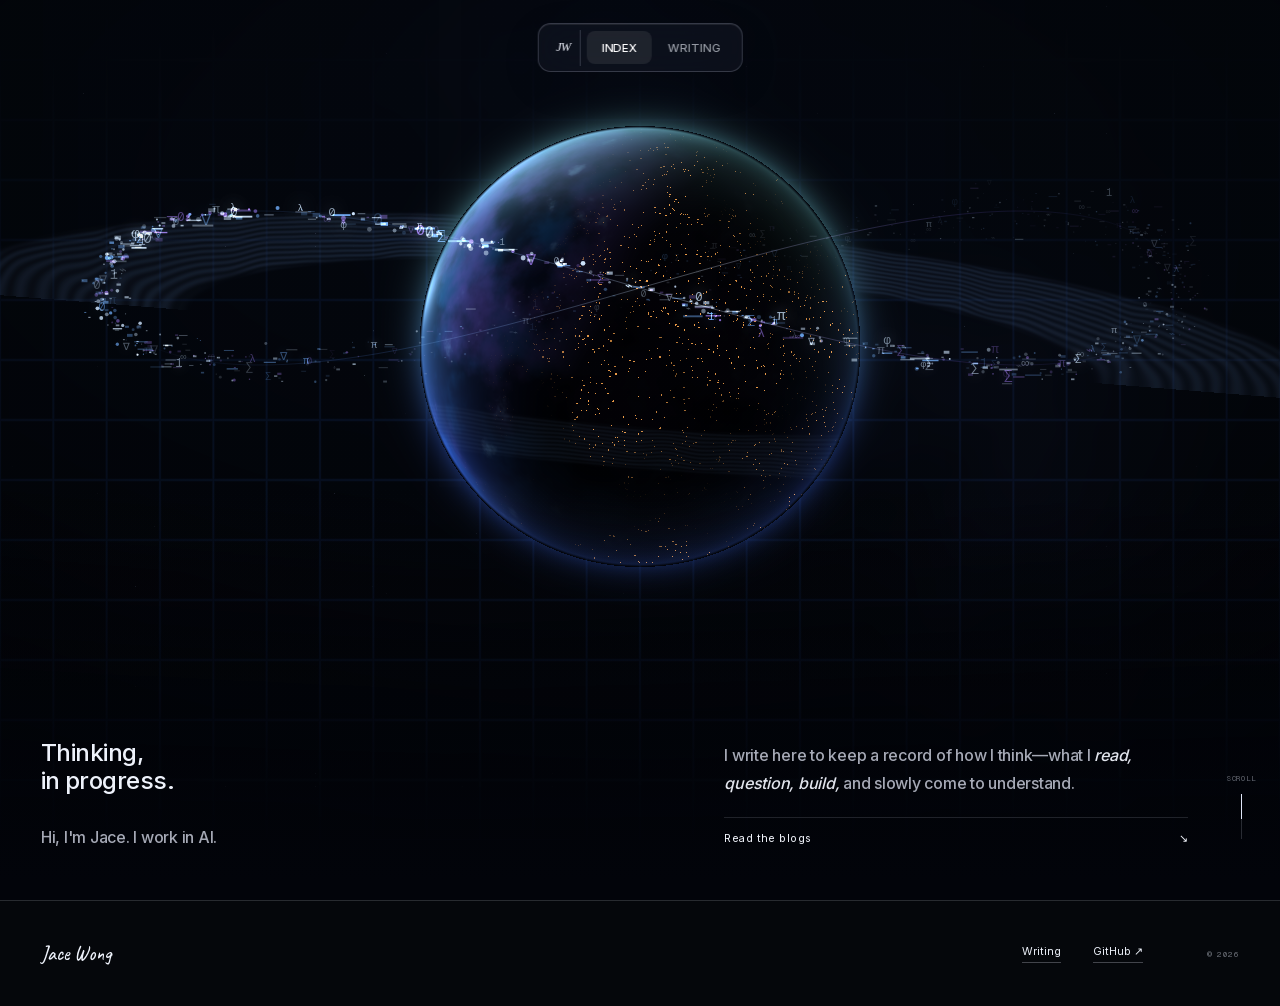
<file: index.html>
<!DOCTYPE html><html lang="en"><head><meta charSet="utf-8"/><meta name="viewport" content="width=device-width, initial-scale=1"/><link rel="preload" href="/_next/static/media/797e433ab948586e-s.p.08e28id.o-okb.woff2" as="font" crossorigin="" type="font/woff2"/><link rel="preload" href="/_next/static/media/83afe278b6a6bb3c-s.p.0q-301v4kxxnr.woff2" as="font" crossorigin="" type="font/woff2"/><link rel="preload" href="/_next/static/media/a85fe84266768609-s.p.05b418i5bs~lg.woff2" as="font" crossorigin="" type="font/woff2"/><link rel="stylesheet" href="/_next/static/chunks/0m_fz6_xpqgr_.css" data-precedence="next"/><link rel="preload" as="script" fetchPriority="low" href="/_next/static/chunks/05tsy9pxtuyv0.js"/><script src="/_next/static/chunks/0~a-tg4mrls06.js" async=""></script><script src="/_next/static/chunks/10u3y4bw1ayzs.js" async=""></script><script src="/_next/static/chunks/turbopack-0v8mwf1o1zp1f.js" async=""></script><script src="/_next/static/chunks/01xlw8hd842-c.js" async=""></script><script src="/_next/static/chunks/0d3shmwh5_nmn.js" async=""></script><script src="/_next/static/chunks/12g1dsmpd9b.r.js" async=""></script><script src="/_next/static/chunks/0ae~2xdd1begf.js" async=""></script><meta name="next-size-adjust" content=""/><title>Jace Wong — Intelligence &amp; Beyond</title><meta name="description" content="Jace Wong is an AI practitioner writing about technology, philosophy, mathematics, reading, and the structures of intelligence."/><meta name="author" content="Jace Wong"/><meta name="keywords" content="Jace Wong,artificial intelligence,AI,technology,philosophy,mathematics,reading,personal blog"/><meta name="creator" content="Jace Wong"/><meta name="robots" content="index, follow"/><meta property="og:title" content="Jace Wong — Intelligence &amp; Beyond"/><meta property="og:description" content="Notes on artificial intelligence, technology, philosophy, mathematics, and reading."/><meta property="og:url" content="https://jacewong-ai.github.io/"/><meta property="og:site_name" content="Jace Wong"/><meta property="og:image" content="https://jacewong-ai.github.io/og.png"/><meta property="og:image:width" content="1731"/><meta property="og:image:height" content="909"/><meta property="og:image:alt" content="Jace Wong — Intelligence &amp; Beyond"/><meta property="og:type" content="website"/><meta name="twitter:card" content="summary_large_image"/><meta name="twitter:title" content="Jace Wong — Intelligence &amp; Beyond"/><meta name="twitter:description" content="AI, technology, philosophy, mathematics, and reading—in working form."/><meta name="twitter:image" content="https://jacewong-ai.github.io/og.png"/><script>
  (() => {
    try {
      const saved = localStorage.getItem("jace-theme");
      const preferred = matchMedia("(prefers-color-scheme: dark)").matches ? "dark" : "light";
      document.documentElement.dataset.theme = saved || preferred;
    } catch (_) {
      document.documentElement.dataset.theme = "light";
    }
  })();
</script><script src="/_next/static/chunks/03~yq9q893hmn.js" noModule=""></script></head><body class="inter_7b064e0d-module__MOT0tq__variable geist_mono_8d43a2aa-module__8Li5zG__variable caveat_2cf85171-module__Rb_A3a__variable"><div hidden=""><!--$--><!--/$--></div><main class="home-v2"><section class="home-hero"><div class="planet-field"><canvas aria-hidden="true"></canvas><div class="planet-fallback" aria-hidden="true"></div></div><div class="symbol-stream" aria-hidden="true"><canvas></canvas></div><header class="site-header"><a class="brand-mark" aria-label="Jace Wong — home" href="/"><span>JW</span><i aria-hidden="true"></i></a><nav class="main-nav"><a class="is-active" href="/"><span>Index</span></a><a href="/blog/"><span>Writing</span></a></nav><div class="nav-actions"><button class="theme-toggle" type="button" aria-label="Switch to dark mode"><span class="theme-orbit" aria-hidden="true"><i></i></span><span>Nocturne</span></button><button class="menu-toggle" type="button" aria-label="Toggle navigation" aria-expanded="false"><i></i><i></i></button></div></header><div class="home-hero-copy"><div class="home-introduction"><h1><span class="reveal-words is-visible is-auto" aria-label="Thinking," style="--reveal-delay:0ms"><span><span class="word-clip" aria-hidden="true"><span style="--word-index:0">Thinking,</span></span> </span></span><br/><span class="reveal-words is-visible is-auto" aria-label="in progress." style="--reveal-delay:240ms"><span><span class="word-clip" aria-hidden="true"><span style="--word-index:0">in</span></span> </span><span><span class="word-clip" aria-hidden="true"><span style="--word-index:1">progress.</span></span> </span></span></h1><p>Hi, I&#x27;m Jace. I work in AI.</p></div><div class="home-notebook"><p>I write here to keep a record of how I think—what I<!-- --> <em>read, question, build,</em> and slowly come to understand.</p><a href="/blog/">Read the blogs <span>↘</span></a></div></div><div class="home-scroll-note" aria-hidden="true"><span>Scroll</span><i></i></div></section><footer class="site-footer"><div><a class="footer-signature" href="/">Jace Wong</a></div><div class="footer-links"><a href="/blog/">Writing</a><a href="https://github.com/JaceWong-ai" target="_blank" rel="noreferrer">GitHub ↗</a></div><p class="footer-meta">© <!-- -->2026</p></footer></main><!--$--><!--/$--><script src="/_next/static/chunks/05tsy9pxtuyv0.js" id="_R_" async=""></script><script>(self.__next_f=self.__next_f||[]).push([0])</script><script>self.__next_f.push([1,"1:\"$Sreact.fragment\"\n2:I[39756,[\"/_next/static/chunks/01xlw8hd842-c.js\",\"/_next/static/chunks/0d3shmwh5_nmn.js\"],\"default\"]\n3:I[37457,[\"/_next/static/chunks/01xlw8hd842-c.js\",\"/_next/static/chunks/0d3shmwh5_nmn.js\"],\"default\"]\n4:I[73478,[\"/_next/static/chunks/01xlw8hd842-c.js\",\"/_next/static/chunks/0d3shmwh5_nmn.js\",\"/_next/static/chunks/12g1dsmpd9b.r.js\"],\"SiteNav\"]\n5:I[22016,[\"/_next/static/chunks/01xlw8hd842-c.js\",\"/_next/static/chunks/0d3shmwh5_nmn.js\",\"/_next/static/chunks/12g1dsmpd9b.r.js\"],\"\"]\n6:I[47257,[\"/_next/static/chunks/01xlw8hd842-c.js\",\"/_next/static/chunks/0d3shmwh5_nmn.js\"],\"ClientPageRoot\"]\n7:I[31713,[\"/_next/static/chunks/01xlw8hd842-c.js\",\"/_next/static/chunks/0d3shmwh5_nmn.js\",\"/_next/static/chunks/0ae~2xdd1begf.js\"],\"default\"]\na:I[97367,[\"/_next/static/chunks/01xlw8hd842-c.js\",\"/_next/static/chunks/0d3shmwh5_nmn.js\"],\"OutletBoundary\"]\nb:\"$Sreact.suspense\"\nd:I[97367,[\"/_next/static/chunks/01xlw8hd842-c.js\",\"/_next/static/chunks/0d3shmwh5_nmn.js\"],\"ViewportBoundary\"]\nf:I[97367,[\"/_next/static/chunks/01xlw8hd842-c.js\",\"/_next/static/chunks/0d3shmwh5_nmn.js\"],\"MetadataBoundary\"]\n11:I[68027,[\"/_next/static/chunks/01xlw8hd842-c.js\",\"/_next/static/chunks/0d3shmwh5_nmn.js\"],\"default\",1]\n:HL[\"/_next/static/chunks/0m_fz6_xpqgr_.css\",\"style\"]\n:HL[\"/_next/static/media/797e433ab948586e-s.p.08e28id.o-okb.woff2\",\"font\",{\"crossOrigin\":\"\",\"type\":\"font/woff2\"}]\n:HL[\"/_next/static/media/83afe278b6a6bb3c-s.p.0q-301v4kxxnr.woff2\",\"font\",{\"crossOrigin\":\"\",\"type\":\"font/woff2\"}]\n:HL[\"/_next/static/media/a85fe84266768609-s.p.05b418i5bs~lg.woff2\",\"font\",{\"crossOrigin\":\"\",\"type\":\"font/woff2\"}]\n"])</script><script>self.__next_f.push([1,"0:{\"P\":null,\"c\":[\"\",\"\"],\"q\":\"\",\"i\":false,\"f\":[[[\"\",{\"children\":[\"__PAGE__\",{}]},\"$undefined\",\"$undefined\",16],[[\"$\",\"$1\",\"c\",{\"children\":[[[\"$\",\"link\",\"0\",{\"rel\":\"stylesheet\",\"href\":\"/_next/static/chunks/0m_fz6_xpqgr_.css\",\"precedence\":\"next\",\"crossOrigin\":\"$undefined\",\"nonce\":\"$undefined\"}],[\"$\",\"script\",\"script-0\",{\"src\":\"/_next/static/chunks/01xlw8hd842-c.js\",\"async\":true,\"nonce\":\"$undefined\"}],[\"$\",\"script\",\"script-1\",{\"src\":\"/_next/static/chunks/0d3shmwh5_nmn.js\",\"async\":true,\"nonce\":\"$undefined\"}]],[\"$\",\"html\",null,{\"lang\":\"en\",\"suppressHydrationWarning\":true,\"children\":[[\"$\",\"head\",null,{\"children\":[\"$\",\"script\",null,{\"dangerouslySetInnerHTML\":{\"__html\":\"\\n  (() =\u003e {\\n    try {\\n      const saved = localStorage.getItem(\\\"jace-theme\\\");\\n      const preferred = matchMedia(\\\"(prefers-color-scheme: dark)\\\").matches ? \\\"dark\\\" : \\\"light\\\";\\n      document.documentElement.dataset.theme = saved || preferred;\\n    } catch (_) {\\n      document.documentElement.dataset.theme = \\\"light\\\";\\n    }\\n  })();\\n\"}}]}],[\"$\",\"body\",null,{\"className\":\"inter_7b064e0d-module__MOT0tq__variable geist_mono_8d43a2aa-module__8Li5zG__variable caveat_2cf85171-module__Rb_A3a__variable\",\"children\":[\"$\",\"$L2\",null,{\"parallelRouterKey\":\"children\",\"error\":\"$undefined\",\"errorStyles\":\"$undefined\",\"errorScripts\":\"$undefined\",\"template\":[\"$\",\"$L3\",null,{}],\"templateStyles\":\"$undefined\",\"templateScripts\":\"$undefined\",\"notFound\":[[\"$\",\"main\",null,{\"className\":\"not-found-page\",\"children\":[[\"$\",\"$L4\",null,{}],[\"$\",\"div\",null,{\"children\":[[\"$\",\"span\",null,{\"children\":\"404 / UNMAPPED TERRITORY\"}],[\"$\",\"h1\",null,{\"children\":[\"This edge has\",[\"$\",\"br\",null,{}],[\"$\",\"em\",null,{\"children\":\"moved elsewhere.\"}]]}],[\"$\",\"$L5\",null,{\"href\":\"/\",\"className\":\"text-link\",\"children\":[\"Return to the known map \",[\"$\",\"i\",null,{\"children\":\"↙\"}]]}]]}]]}],[]],\"forbidden\":\"$undefined\",\"unauthorized\":\"$undefined\"}]}]]}]]}],{\"children\":[[\"$\",\"$1\",\"c\",{\"children\":[[\"$\",\"$L6\",null,{\"Component\":\"$7\",\"serverProvidedParams\":{\"searchParams\":{},\"params\":{},\"promises\":[\"$@8\",\"$@9\"]}}],[[\"$\",\"script\",\"script-0\",{\"src\":\"/_next/static/chunks/0ae~2xdd1begf.js\",\"async\":true,\"nonce\":\"$undefined\"}]],[\"$\",\"$La\",null,{\"children\":[\"$\",\"$b\",null,{\"name\":\"Next.MetadataOutlet\",\"children\":\"$@c\"}]}]]}],{},null,false,null]},null,false,null],[\"$\",\"$1\",\"h\",{\"children\":[null,[\"$\",\"$Ld\",null,{\"children\":\"$Le\"}],[\"$\",\"div\",null,{\"hidden\":true,\"children\":[\"$\",\"$Lf\",null,{\"children\":[\"$\",\"$b\",null,{\"name\":\"Next.Metadata\",\"children\":\"$L10\"}]}]}],[\"$\",\"meta\",null,{\"name\":\"next-size-adjust\",\"content\":\"\"}]]}],false]],\"m\":\"$undefined\",\"G\":[\"$11\",[[\"$\",\"link\",\"0\",{\"rel\":\"stylesheet\",\"href\":\"/_next/static/chunks/0m_fz6_xpqgr_.css\",\"precedence\":\"next\",\"crossOrigin\":\"$undefined\",\"nonce\":\"$undefined\"}]]],\"S\":true,\"h\":null,\"s\":\"$undefined\",\"l\":\"$undefined\",\"p\":\"$undefined\",\"d\":\"$undefined\",\"b\":\"hZ0FKlKgfuXNpsnvcB5m6\"}\n"])</script><script>self.__next_f.push([1,"8:{}\n9:\"$0:f:0:1:1:children:0:props:children:0:props:serverProvidedParams:params\"\n"])</script><script>self.__next_f.push([1,"e:[[\"$\",\"meta\",\"0\",{\"charSet\":\"utf-8\"}],[\"$\",\"meta\",\"1\",{\"name\":\"viewport\",\"content\":\"width=device-width, initial-scale=1\"}]]\n"])</script><script>self.__next_f.push([1,"c:null\n"])</script><script>self.__next_f.push([1,"10:[[\"$\",\"title\",\"0\",{\"children\":\"Jace Wong — Intelligence \u0026 Beyond\"}],[\"$\",\"meta\",\"1\",{\"name\":\"description\",\"content\":\"Jace Wong is an AI practitioner writing about technology, philosophy, mathematics, reading, and the structures of intelligence.\"}],[\"$\",\"meta\",\"2\",{\"name\":\"author\",\"content\":\"Jace Wong\"}],[\"$\",\"meta\",\"3\",{\"name\":\"keywords\",\"content\":\"Jace Wong,artificial intelligence,AI,technology,philosophy,mathematics,reading,personal blog\"}],[\"$\",\"meta\",\"4\",{\"name\":\"creator\",\"content\":\"Jace Wong\"}],[\"$\",\"meta\",\"5\",{\"name\":\"robots\",\"content\":\"index, follow\"}],[\"$\",\"meta\",\"6\",{\"property\":\"og:title\",\"content\":\"Jace Wong — Intelligence \u0026 Beyond\"}],[\"$\",\"meta\",\"7\",{\"property\":\"og:description\",\"content\":\"Notes on artificial intelligence, technology, philosophy, mathematics, and reading.\"}],[\"$\",\"meta\",\"8\",{\"property\":\"og:url\",\"content\":\"https://jacewong-ai.github.io/\"}],[\"$\",\"meta\",\"9\",{\"property\":\"og:site_name\",\"content\":\"Jace Wong\"}],[\"$\",\"meta\",\"10\",{\"property\":\"og:image\",\"content\":\"https://jacewong-ai.github.io/og.png\"}],[\"$\",\"meta\",\"11\",{\"property\":\"og:image:width\",\"content\":\"1731\"}],[\"$\",\"meta\",\"12\",{\"property\":\"og:image:height\",\"content\":\"909\"}],[\"$\",\"meta\",\"13\",{\"property\":\"og:image:alt\",\"content\":\"Jace Wong — Intelligence \u0026 Beyond\"}],[\"$\",\"meta\",\"14\",{\"property\":\"og:type\",\"content\":\"website\"}],[\"$\",\"meta\",\"15\",{\"name\":\"twitter:card\",\"content\":\"summary_large_image\"}],[\"$\",\"meta\",\"16\",{\"name\":\"twitter:title\",\"content\":\"Jace Wong — Intelligence \u0026 Beyond\"}],[\"$\",\"meta\",\"17\",{\"name\":\"twitter:description\",\"content\":\"AI, technology, philosophy, mathematics, and reading—in working form.\"}],[\"$\",\"meta\",\"18\",{\"name\":\"twitter:image\",\"content\":\"https://jacewong-ai.github.io/og.png\"}]]\n"])</script></body></html>
</file>
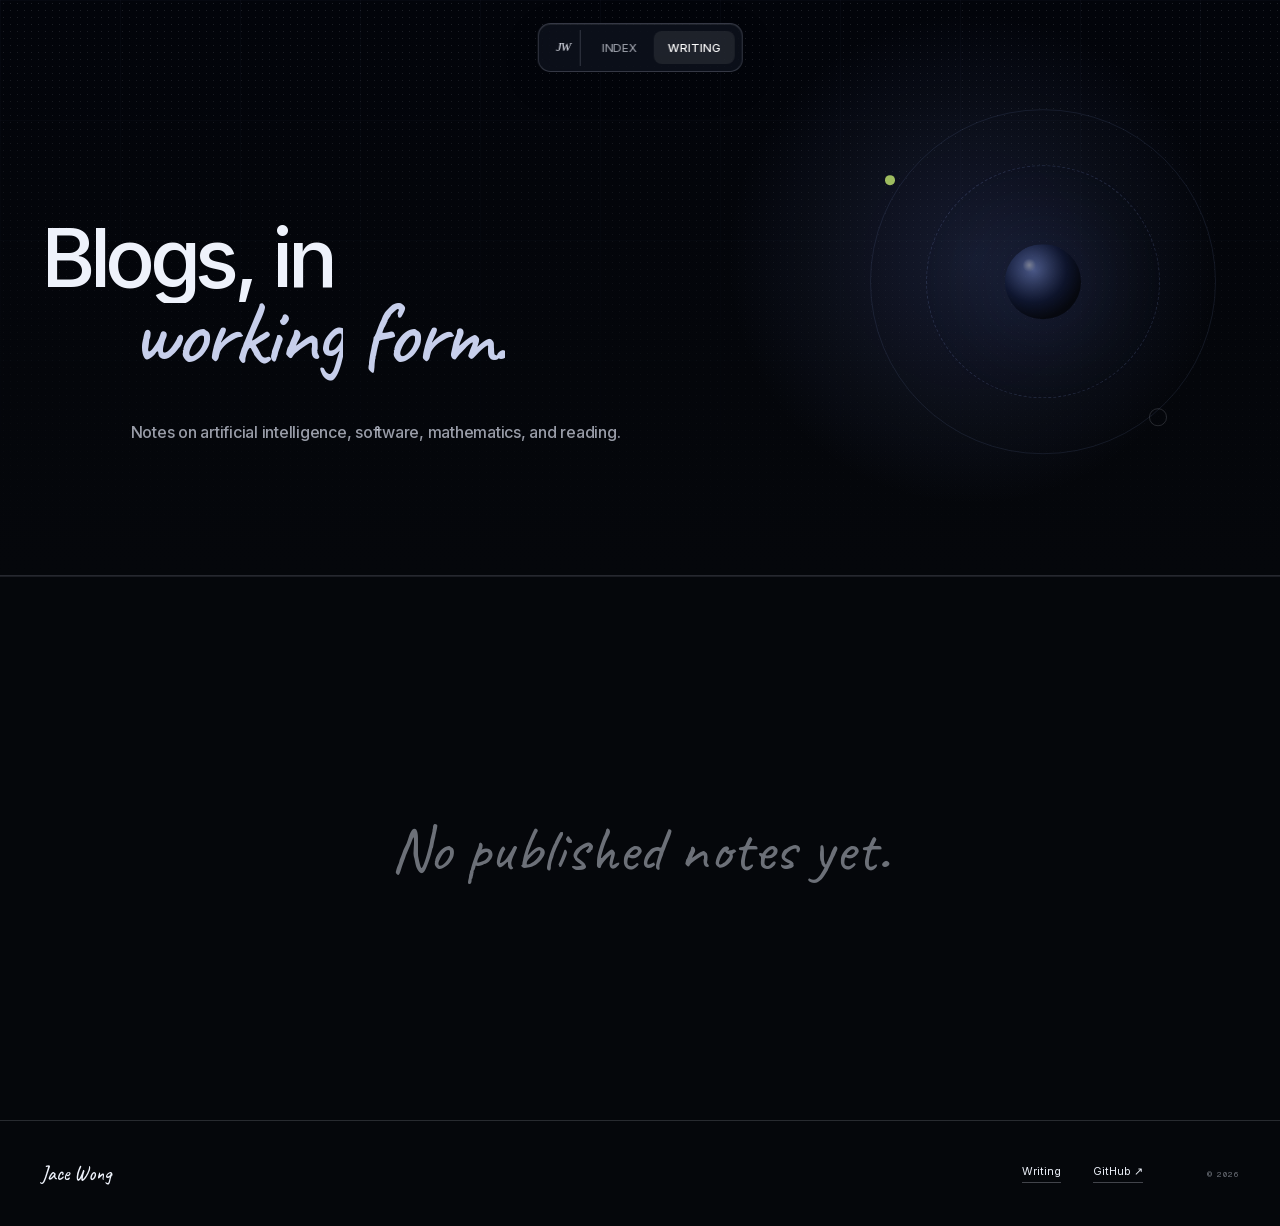
<file: blog/index.html>
<!DOCTYPE html><html lang="en"><head><meta charSet="utf-8"/><meta name="viewport" content="width=device-width, initial-scale=1"/><link rel="preload" href="/_next/static/media/797e433ab948586e-s.p.08e28id.o-okb.woff2" as="font" crossorigin="" type="font/woff2"/><link rel="preload" href="/_next/static/media/83afe278b6a6bb3c-s.p.0q-301v4kxxnr.woff2" as="font" crossorigin="" type="font/woff2"/><link rel="preload" href="/_next/static/media/a85fe84266768609-s.p.05b418i5bs~lg.woff2" as="font" crossorigin="" type="font/woff2"/><link rel="stylesheet" href="/_next/static/chunks/0m_fz6_xpqgr_.css" data-precedence="next"/><link rel="preload" as="script" fetchPriority="low" href="/_next/static/chunks/05tsy9pxtuyv0.js"/><script src="/_next/static/chunks/0~a-tg4mrls06.js" async=""></script><script src="/_next/static/chunks/10u3y4bw1ayzs.js" async=""></script><script src="/_next/static/chunks/turbopack-0v8mwf1o1zp1f.js" async=""></script><script src="/_next/static/chunks/01xlw8hd842-c.js" async=""></script><script src="/_next/static/chunks/0d3shmwh5_nmn.js" async=""></script><script src="/_next/static/chunks/12g1dsmpd9b.r.js" async=""></script><meta name="next-size-adjust" content=""/><title>Writing — Jace Wong</title><meta name="description" content="Essays by Jace Wong on artificial intelligence, technology, mathematics, philosophy, and reading."/><meta name="author" content="Jace Wong"/><meta name="keywords" content="Jace Wong,artificial intelligence,AI,technology,philosophy,mathematics,reading,personal blog"/><meta name="creator" content="Jace Wong"/><meta name="robots" content="index, follow"/><meta property="og:title" content="Jace Wong — Intelligence &amp; Beyond"/><meta property="og:description" content="Notes on artificial intelligence, technology, philosophy, mathematics, and reading."/><meta property="og:url" content="https://jacewong-ai.github.io/"/><meta property="og:site_name" content="Jace Wong"/><meta property="og:image" content="https://jacewong-ai.github.io/og.png"/><meta property="og:image:width" content="1731"/><meta property="og:image:height" content="909"/><meta property="og:image:alt" content="Jace Wong — Intelligence &amp; Beyond"/><meta property="og:type" content="website"/><meta name="twitter:card" content="summary_large_image"/><meta name="twitter:title" content="Jace Wong — Intelligence &amp; Beyond"/><meta name="twitter:description" content="AI, technology, philosophy, mathematics, and reading—in working form."/><meta name="twitter:image" content="https://jacewong-ai.github.io/og.png"/><script>
  (() => {
    try {
      const saved = localStorage.getItem("jace-theme");
      const preferred = matchMedia("(prefers-color-scheme: dark)").matches ? "dark" : "light";
      document.documentElement.dataset.theme = saved || preferred;
    } catch (_) {
      document.documentElement.dataset.theme = "light";
    }
  })();
</script><script src="/_next/static/chunks/03~yq9q893hmn.js" noModule=""></script></head><body class="inter_7b064e0d-module__MOT0tq__variable geist_mono_8d43a2aa-module__8Li5zG__variable caveat_2cf85171-module__Rb_A3a__variable"><div hidden=""><!--$--><!--/$--></div><main class="blog-index-page"><header class="site-header"><a class="brand-mark" aria-label="Jace Wong — home" href="/"><span>JW</span><i aria-hidden="true"></i></a><nav class="main-nav"><a href="/"><span>Index</span></a><a class="is-active" href="/blog/"><span>Writing</span></a></nav><div class="nav-actions"><button class="theme-toggle" type="button" aria-label="Switch to dark mode"><span class="theme-orbit" aria-hidden="true"><i></i></span><span>Nocturne</span></button><button class="menu-toggle" type="button" aria-label="Toggle navigation" aria-expanded="false"><i></i><i></i></button></div></header><section class="blog-masthead"><div class="blog-signal-grid" aria-hidden="true"></div><h1><span class="reveal-words is-visible is-auto" aria-label="Blogs, in" style="--reveal-delay:0ms"><span><span class="word-clip" aria-hidden="true"><span style="--word-index:0">Blogs,</span></span> </span><span><span class="word-clip" aria-hidden="true"><span style="--word-index:1">in</span></span> </span></span><br/><em><span class="reveal-words is-visible is-auto" aria-label="working form." style="--reveal-delay:240ms"><span><span class="word-clip" aria-hidden="true"><span style="--word-index:0">working</span></span> </span><span><span class="word-clip" aria-hidden="true"><span style="--word-index:1">form.</span></span> </span></span></em></h1><div class="blog-masthead-bottom"><p>Notes on artificial intelligence, software, mathematics, and reading.</p></div><div class="blog-arc" aria-hidden="true"><i></i><i></i></div></section><section class="blog-empty-state"><p>No published notes yet.</p></section><footer class="site-footer"><div><a class="footer-signature" href="/">Jace Wong</a></div><div class="footer-links"><a href="/blog/">Writing</a><a href="https://github.com/JaceWong-ai" target="_blank" rel="noreferrer">GitHub ↗</a></div><p class="footer-meta">© <!-- -->2026</p></footer></main><!--$--><!--/$--><script src="/_next/static/chunks/05tsy9pxtuyv0.js" id="_R_" async=""></script><script>(self.__next_f=self.__next_f||[]).push([0])</script><script>self.__next_f.push([1,"1:\"$Sreact.fragment\"\n2:I[39756,[\"/_next/static/chunks/01xlw8hd842-c.js\",\"/_next/static/chunks/0d3shmwh5_nmn.js\"],\"default\"]\n3:I[37457,[\"/_next/static/chunks/01xlw8hd842-c.js\",\"/_next/static/chunks/0d3shmwh5_nmn.js\"],\"default\"]\n4:I[73478,[\"/_next/static/chunks/01xlw8hd842-c.js\",\"/_next/static/chunks/0d3shmwh5_nmn.js\",\"/_next/static/chunks/12g1dsmpd9b.r.js\"],\"SiteNav\"]\n5:I[22016,[\"/_next/static/chunks/01xlw8hd842-c.js\",\"/_next/static/chunks/0d3shmwh5_nmn.js\",\"/_next/static/chunks/12g1dsmpd9b.r.js\"],\"\"]\n6:I[97367,[\"/_next/static/chunks/01xlw8hd842-c.js\",\"/_next/static/chunks/0d3shmwh5_nmn.js\"],\"OutletBoundary\"]\n7:\"$Sreact.suspense\"\na:I[97367,[\"/_next/static/chunks/01xlw8hd842-c.js\",\"/_next/static/chunks/0d3shmwh5_nmn.js\"],\"ViewportBoundary\"]\nc:I[97367,[\"/_next/static/chunks/01xlw8hd842-c.js\",\"/_next/static/chunks/0d3shmwh5_nmn.js\"],\"MetadataBoundary\"]\ne:I[68027,[\"/_next/static/chunks/01xlw8hd842-c.js\",\"/_next/static/chunks/0d3shmwh5_nmn.js\"],\"default\",1]\n:HL[\"/_next/static/chunks/0m_fz6_xpqgr_.css\",\"style\"]\n:HL[\"/_next/static/media/797e433ab948586e-s.p.08e28id.o-okb.woff2\",\"font\",{\"crossOrigin\":\"\",\"type\":\"font/woff2\"}]\n:HL[\"/_next/static/media/83afe278b6a6bb3c-s.p.0q-301v4kxxnr.woff2\",\"font\",{\"crossOrigin\":\"\",\"type\":\"font/woff2\"}]\n:HL[\"/_next/static/media/a85fe84266768609-s.p.05b418i5bs~lg.woff2\",\"font\",{\"crossOrigin\":\"\",\"type\":\"font/woff2\"}]\n"])</script><script>self.__next_f.push([1,"0:{\"P\":null,\"c\":[\"\",\"blog\",\"\"],\"q\":\"\",\"i\":false,\"f\":[[[\"\",{\"children\":[\"blog\",{\"children\":[\"__PAGE__\",{}]}]},\"$undefined\",\"$undefined\",16],[[\"$\",\"$1\",\"c\",{\"children\":[[[\"$\",\"link\",\"0\",{\"rel\":\"stylesheet\",\"href\":\"/_next/static/chunks/0m_fz6_xpqgr_.css\",\"precedence\":\"next\",\"crossOrigin\":\"$undefined\",\"nonce\":\"$undefined\"}],[\"$\",\"script\",\"script-0\",{\"src\":\"/_next/static/chunks/01xlw8hd842-c.js\",\"async\":true,\"nonce\":\"$undefined\"}],[\"$\",\"script\",\"script-1\",{\"src\":\"/_next/static/chunks/0d3shmwh5_nmn.js\",\"async\":true,\"nonce\":\"$undefined\"}]],[\"$\",\"html\",null,{\"lang\":\"en\",\"suppressHydrationWarning\":true,\"children\":[[\"$\",\"head\",null,{\"children\":[\"$\",\"script\",null,{\"dangerouslySetInnerHTML\":{\"__html\":\"\\n  (() =\u003e {\\n    try {\\n      const saved = localStorage.getItem(\\\"jace-theme\\\");\\n      const preferred = matchMedia(\\\"(prefers-color-scheme: dark)\\\").matches ? \\\"dark\\\" : \\\"light\\\";\\n      document.documentElement.dataset.theme = saved || preferred;\\n    } catch (_) {\\n      document.documentElement.dataset.theme = \\\"light\\\";\\n    }\\n  })();\\n\"}}]}],[\"$\",\"body\",null,{\"className\":\"inter_7b064e0d-module__MOT0tq__variable geist_mono_8d43a2aa-module__8Li5zG__variable caveat_2cf85171-module__Rb_A3a__variable\",\"children\":[\"$\",\"$L2\",null,{\"parallelRouterKey\":\"children\",\"error\":\"$undefined\",\"errorStyles\":\"$undefined\",\"errorScripts\":\"$undefined\",\"template\":[\"$\",\"$L3\",null,{}],\"templateStyles\":\"$undefined\",\"templateScripts\":\"$undefined\",\"notFound\":[[\"$\",\"main\",null,{\"className\":\"not-found-page\",\"children\":[[\"$\",\"$L4\",null,{}],[\"$\",\"div\",null,{\"children\":[[\"$\",\"span\",null,{\"children\":\"404 / UNMAPPED TERRITORY\"}],[\"$\",\"h1\",null,{\"children\":[\"This edge has\",[\"$\",\"br\",null,{}],[\"$\",\"em\",null,{\"children\":\"moved elsewhere.\"}]]}],[\"$\",\"$L5\",null,{\"href\":\"/\",\"className\":\"text-link\",\"children\":[\"Return to the known map \",[\"$\",\"i\",null,{\"children\":\"↙\"}]]}]]}]]}],[]],\"forbidden\":\"$undefined\",\"unauthorized\":\"$undefined\"}]}]]}]]}],{\"children\":[[\"$\",\"$1\",\"c\",{\"children\":[null,[\"$\",\"$L2\",null,{\"parallelRouterKey\":\"children\",\"error\":\"$undefined\",\"errorStyles\":\"$undefined\",\"errorScripts\":\"$undefined\",\"template\":[\"$\",\"$L3\",null,{}],\"templateStyles\":\"$undefined\",\"templateScripts\":\"$undefined\",\"notFound\":\"$undefined\",\"forbidden\":\"$undefined\",\"unauthorized\":\"$undefined\"}]]}],{\"children\":[[\"$\",\"$1\",\"c\",{\"children\":[[\"$\",\"main\",null,{\"className\":\"blog-index-page\",\"children\":[[\"$\",\"$L4\",null,{}],[\"$\",\"section\",null,{\"className\":\"blog-masthead\",\"children\":[[\"$\",\"div\",null,{\"className\":\"blog-signal-grid\",\"aria-hidden\":\"true\"}],[\"$\",\"h1\",null,{\"children\":[[\"$\",\"span\",null,{\"className\":\"reveal-words is-visible is-auto\",\"data-reveal-words\":\"$undefined\",\"aria-label\":\"Blogs, in\",\"style\":{\"--reveal-delay\":\"0ms\"},\"children\":[[\"$\",\"span\",\"Blogs,-0\",{\"children\":[[\"$\",\"span\",null,{\"className\":\"word-clip\",\"aria-hidden\":\"true\",\"children\":[\"$\",\"span\",null,{\"style\":{\"--word-index\":0},\"children\":\"Blogs,\"}]}],\" \"]}],[\"$\",\"span\",\"in-1\",{\"children\":[[\"$\",\"span\",null,{\"className\":\"word-clip\",\"aria-hidden\":\"true\",\"children\":[\"$\",\"span\",null,{\"style\":{\"--word-index\":1},\"children\":\"in\"}]}],\" \"]}]]}],[\"$\",\"br\",null,{}],[\"$\",\"em\",null,{\"children\":[\"$\",\"span\",null,{\"className\":\"reveal-words is-visible is-auto\",\"data-reveal-words\":\"$undefined\",\"aria-label\":\"working form.\",\"style\":{\"--reveal-delay\":\"240ms\"},\"children\":[[\"$\",\"span\",\"working-0\",{\"children\":[[\"$\",\"span\",null,{\"className\":\"word-clip\",\"aria-hidden\":\"true\",\"children\":[\"$\",\"span\",null,{\"style\":{\"--word-index\":0},\"children\":\"working\"}]}],\" \"]}],[\"$\",\"span\",\"form.-1\",{\"children\":[[\"$\",\"span\",null,{\"className\":\"word-clip\",\"aria-hidden\":\"true\",\"children\":[\"$\",\"span\",null,{\"style\":{\"--word-index\":1},\"children\":\"form.\"}]}],\" \"]}]]}]}]]}],[\"$\",\"div\",null,{\"className\":\"blog-masthead-bottom\",\"children\":[\"$\",\"p\",null,{\"children\":\"Notes on artificial intelligence, software, mathematics, and reading.\"}]}],[\"$\",\"div\",null,{\"className\":\"blog-arc\",\"aria-hidden\":\"true\",\"children\":[[\"$\",\"i\",null,{}],[\"$\",\"i\",null,{}]]}]]}],[\"$\",\"section\",null,{\"className\":\"blog-empty-state\",\"children\":[\"$\",\"p\",null,{\"children\":\"No published notes yet.\"}]}],[\"$\",\"footer\",null,{\"className\":\"site-footer\",\"children\":[[\"$\",\"div\",null,{\"children\":[\"$\",\"$L5\",null,{\"href\":\"/\",\"className\":\"footer-signature\",\"children\":\"Jace Wong\"}]}],[\"$\",\"div\",null,{\"className\":\"footer-links\",\"children\":[[\"$\",\"$L5\",null,{\"href\":\"/blog\",\"children\":\"Writing\"}],[\"$\",\"a\",null,{\"href\":\"https://github.com/JaceWong-ai\",\"target\":\"_blank\",\"rel\":\"noreferrer\",\"children\":\"GitHub ↗\"}]]}],[\"$\",\"p\",null,{\"className\":\"footer-meta\",\"children\":[\"© \",2026]}]]}]]}],[[\"$\",\"script\",\"script-0\",{\"src\":\"/_next/static/chunks/12g1dsmpd9b.r.js\",\"async\":true,\"nonce\":\"$undefined\"}]],[\"$\",\"$L6\",null,{\"children\":[\"$\",\"$7\",null,{\"name\":\"Next.MetadataOutlet\",\"children\":\"$@8\"}]}]]}],{},null,false,null]},null,false,\"$@9\"]},null,false,null],[\"$\",\"$1\",\"h\",{\"children\":[null,[\"$\",\"$La\",null,{\"children\":\"$Lb\"}],[\"$\",\"div\",null,{\"hidden\":true,\"children\":[\"$\",\"$Lc\",null,{\"children\":[\"$\",\"$7\",null,{\"name\":\"Next.Metadata\",\"children\":\"$Ld\"}]}]}],[\"$\",\"meta\",null,{\"name\":\"next-size-adjust\",\"content\":\"\"}]]}],false]],\"m\":\"$undefined\",\"G\":[\"$e\",[[\"$\",\"link\",\"0\",{\"rel\":\"stylesheet\",\"href\":\"/_next/static/chunks/0m_fz6_xpqgr_.css\",\"precedence\":\"next\",\"crossOrigin\":\"$undefined\",\"nonce\":\"$undefined\"}]]],\"S\":true,\"h\":null,\"s\":\"$undefined\",\"l\":\"$undefined\",\"p\":\"$undefined\",\"d\":\"$undefined\",\"b\":\"hZ0FKlKgfuXNpsnvcB5m6\"}\n"])</script><script>self.__next_f.push([1,"f:[]\n9:\"$Wf\"\n"])</script><script>self.__next_f.push([1,"b:[[\"$\",\"meta\",\"0\",{\"charSet\":\"utf-8\"}],[\"$\",\"meta\",\"1\",{\"name\":\"viewport\",\"content\":\"width=device-width, initial-scale=1\"}]]\n"])</script><script>self.__next_f.push([1,"8:null\n"])</script><script>self.__next_f.push([1,"d:[[\"$\",\"title\",\"0\",{\"children\":\"Writing — Jace Wong\"}],[\"$\",\"meta\",\"1\",{\"name\":\"description\",\"content\":\"Essays by Jace Wong on artificial intelligence, technology, mathematics, philosophy, and reading.\"}],[\"$\",\"meta\",\"2\",{\"name\":\"author\",\"content\":\"Jace Wong\"}],[\"$\",\"meta\",\"3\",{\"name\":\"keywords\",\"content\":\"Jace Wong,artificial intelligence,AI,technology,philosophy,mathematics,reading,personal blog\"}],[\"$\",\"meta\",\"4\",{\"name\":\"creator\",\"content\":\"Jace Wong\"}],[\"$\",\"meta\",\"5\",{\"name\":\"robots\",\"content\":\"index, follow\"}],[\"$\",\"meta\",\"6\",{\"property\":\"og:title\",\"content\":\"Jace Wong — Intelligence \u0026 Beyond\"}],[\"$\",\"meta\",\"7\",{\"property\":\"og:description\",\"content\":\"Notes on artificial intelligence, technology, philosophy, mathematics, and reading.\"}],[\"$\",\"meta\",\"8\",{\"property\":\"og:url\",\"content\":\"https://jacewong-ai.github.io/\"}],[\"$\",\"meta\",\"9\",{\"property\":\"og:site_name\",\"content\":\"Jace Wong\"}],[\"$\",\"meta\",\"10\",{\"property\":\"og:image\",\"content\":\"https://jacewong-ai.github.io/og.png\"}],[\"$\",\"meta\",\"11\",{\"property\":\"og:image:width\",\"content\":\"1731\"}],[\"$\",\"meta\",\"12\",{\"property\":\"og:image:height\",\"content\":\"909\"}],[\"$\",\"meta\",\"13\",{\"property\":\"og:image:alt\",\"content\":\"Jace Wong — Intelligence \u0026 Beyond\"}],[\"$\",\"meta\",\"14\",{\"property\":\"og:type\",\"content\":\"website\"}],[\"$\",\"meta\",\"15\",{\"name\":\"twitter:card\",\"content\":\"summary_large_image\"}],[\"$\",\"meta\",\"16\",{\"name\":\"twitter:title\",\"content\":\"Jace Wong — Intelligence \u0026 Beyond\"}],[\"$\",\"meta\",\"17\",{\"name\":\"twitter:description\",\"content\":\"AI, technology, philosophy, mathematics, and reading—in working form.\"}],[\"$\",\"meta\",\"18\",{\"name\":\"twitter:image\",\"content\":\"https://jacewong-ai.github.io/og.png\"}]]\n"])</script></body></html>
</file>
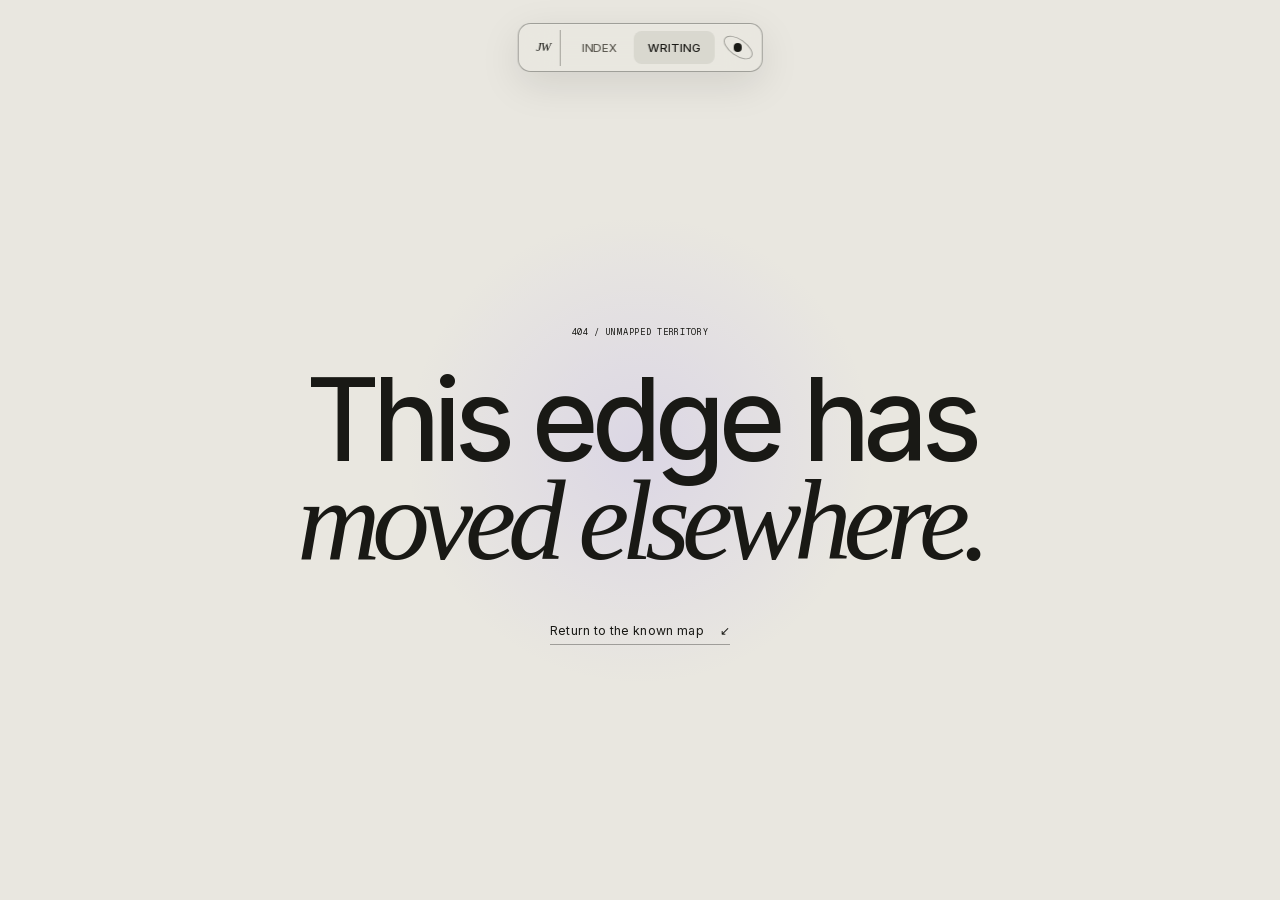
<file: blog/abstraction-is-a-form-of-leverage/index.html>
<!DOCTYPE html><html id="__next_error__"><head><meta charSet="utf-8"/><meta name="viewport" content="width=device-width, initial-scale=1"/><link rel="preload" as="script" fetchPriority="low" href="/_next/static/chunks/05tsy9pxtuyv0.js"/><script src="/_next/static/chunks/0~a-tg4mrls06.js" async=""></script><script src="/_next/static/chunks/10u3y4bw1ayzs.js" async=""></script><script src="/_next/static/chunks/turbopack-0v8mwf1o1zp1f.js" async=""></script><script src="/_next/static/chunks/01xlw8hd842-c.js" async=""></script><script src="/_next/static/chunks/0d3shmwh5_nmn.js" async=""></script><link rel="preload" href="/_next/static/chunks/0m_fz6_xpqgr_.css" as="style"/><meta name="robots" content="noindex"/><title>Jace Wong — Intelligence &amp; Beyond</title><meta name="description" content="Jace Wong is an AI practitioner writing about technology, philosophy, mathematics, reading, and the structures of intelligence."/><meta name="author" content="Jace Wong"/><meta name="keywords" content="Jace Wong,artificial intelligence,AI,technology,philosophy,mathematics,reading,personal blog"/><meta name="creator" content="Jace Wong"/><meta name="robots" content="index, follow"/><meta property="og:title" content="Jace Wong — Intelligence &amp; Beyond"/><meta property="og:description" content="Notes on artificial intelligence, technology, philosophy, mathematics, and reading."/><meta property="og:url" content="https://jacewong-ai.github.io/"/><meta property="og:site_name" content="Jace Wong"/><meta property="og:image" content="https://jacewong-ai.github.io/og.png"/><meta property="og:image:width" content="1731"/><meta property="og:image:height" content="909"/><meta property="og:image:alt" content="Jace Wong — Intelligence &amp; Beyond"/><meta property="og:type" content="website"/><meta name="twitter:card" content="summary_large_image"/><meta name="twitter:title" content="Jace Wong — Intelligence &amp; Beyond"/><meta name="twitter:description" content="AI, technology, philosophy, mathematics, and reading—in working form."/><meta name="twitter:image" content="https://jacewong-ai.github.io/og.png"/><script src="/_next/static/chunks/03~yq9q893hmn.js" noModule=""></script></head><body><div hidden=""><!--$--><!--/$--></div><script src="/_next/static/chunks/05tsy9pxtuyv0.js" id="_R_" async=""></script><script>(self.__next_f=self.__next_f||[]).push([0])</script><script>self.__next_f.push([1,"1:\"$Sreact.fragment\"\n2:I[39756,[\"/_next/static/chunks/01xlw8hd842-c.js\",\"/_next/static/chunks/0d3shmwh5_nmn.js\"],\"default\"]\n3:I[37457,[\"/_next/static/chunks/01xlw8hd842-c.js\",\"/_next/static/chunks/0d3shmwh5_nmn.js\"],\"default\"]\n4:I[73478,[\"/_next/static/chunks/01xlw8hd842-c.js\",\"/_next/static/chunks/0d3shmwh5_nmn.js\",\"/_next/static/chunks/0nj9ujqkrkp_j.js\"],\"SiteNav\"]\n5:I[22016,[\"/_next/static/chunks/01xlw8hd842-c.js\",\"/_next/static/chunks/0d3shmwh5_nmn.js\",\"/_next/static/chunks/0nj9ujqkrkp_j.js\"],\"\"]\n7:I[97367,[\"/_next/static/chunks/01xlw8hd842-c.js\",\"/_next/static/chunks/0d3shmwh5_nmn.js\"],\"OutletBoundary\"]\n8:\"$Sreact.suspense\"\nb:I[97367,[\"/_next/static/chunks/01xlw8hd842-c.js\",\"/_next/static/chunks/0d3shmwh5_nmn.js\"],\"ViewportBoundary\"]\nd:I[97367,[\"/_next/static/chunks/01xlw8hd842-c.js\",\"/_next/static/chunks/0d3shmwh5_nmn.js\"],\"MetadataBoundary\"]\nf:I[68027,[\"/_next/static/chunks/01xlw8hd842-c.js\",\"/_next/static/chunks/0d3shmwh5_nmn.js\"],\"default\",1]\n:HL[\"/_next/static/chunks/0m_fz6_xpqgr_.css\",\"style\"]\n:HL[\"/_next/static/media/797e433ab948586e-s.p.08e28id.o-okb.woff2\",\"font\",{\"crossOrigin\":\"\",\"type\":\"font/woff2\"}]\n:HL[\"/_next/static/media/83afe278b6a6bb3c-s.p.0q-301v4kxxnr.woff2\",\"font\",{\"crossOrigin\":\"\",\"type\":\"font/woff2\"}]\n:HL[\"/_next/static/media/a85fe84266768609-s.p.05b418i5bs~lg.woff2\",\"font\",{\"crossOrigin\":\"\",\"type\":\"font/woff2\"}]\n"])</script><script>self.__next_f.push([1,"0:{\"P\":null,\"c\":[\"\",\"blog\",\"abstraction-is-a-form-of-leverage\",\"\"],\"q\":\"\",\"i\":false,\"f\":[[[\"\",{\"children\":[\"blog\",{\"children\":[[\"slug\",\"abstraction-is-a-form-of-leverage\",\"d\",null],{\"children\":[\"__PAGE__\",{}]}]}]},\"$undefined\",\"$undefined\",16],[[\"$\",\"$1\",\"c\",{\"children\":[[[\"$\",\"link\",\"0\",{\"rel\":\"stylesheet\",\"href\":\"/_next/static/chunks/0m_fz6_xpqgr_.css\",\"precedence\":\"next\",\"crossOrigin\":\"$undefined\",\"nonce\":\"$undefined\"}],[\"$\",\"script\",\"script-0\",{\"src\":\"/_next/static/chunks/01xlw8hd842-c.js\",\"async\":true,\"nonce\":\"$undefined\"}],[\"$\",\"script\",\"script-1\",{\"src\":\"/_next/static/chunks/0d3shmwh5_nmn.js\",\"async\":true,\"nonce\":\"$undefined\"}]],[\"$\",\"html\",null,{\"lang\":\"en\",\"suppressHydrationWarning\":true,\"children\":[[\"$\",\"head\",null,{\"children\":[\"$\",\"script\",null,{\"dangerouslySetInnerHTML\":{\"__html\":\"\\n  (() =\u003e {\\n    try {\\n      const saved = localStorage.getItem(\\\"jace-theme\\\");\\n      const preferred = matchMedia(\\\"(prefers-color-scheme: dark)\\\").matches ? \\\"dark\\\" : \\\"light\\\";\\n      document.documentElement.dataset.theme = saved || preferred;\\n    } catch (_) {\\n      document.documentElement.dataset.theme = \\\"light\\\";\\n    }\\n  })();\\n\"}}]}],[\"$\",\"body\",null,{\"className\":\"inter_7b064e0d-module__MOT0tq__variable geist_mono_8d43a2aa-module__8Li5zG__variable caveat_2cf85171-module__Rb_A3a__variable\",\"children\":[\"$\",\"$L2\",null,{\"parallelRouterKey\":\"children\",\"error\":\"$undefined\",\"errorStyles\":\"$undefined\",\"errorScripts\":\"$undefined\",\"template\":[\"$\",\"$L3\",null,{}],\"templateStyles\":\"$undefined\",\"templateScripts\":\"$undefined\",\"notFound\":[[\"$\",\"main\",null,{\"className\":\"not-found-page\",\"children\":[[\"$\",\"$L4\",null,{}],[\"$\",\"div\",null,{\"children\":[[\"$\",\"span\",null,{\"children\":\"404 / UNMAPPED TERRITORY\"}],[\"$\",\"h1\",null,{\"children\":[\"This edge has\",[\"$\",\"br\",null,{}],[\"$\",\"em\",null,{\"children\":\"moved elsewhere.\"}]]}],[\"$\",\"$L5\",null,{\"href\":\"/\",\"className\":\"text-link\",\"children\":[\"Return to the known map \",[\"$\",\"i\",null,{\"children\":\"↙\"}]]}]]}]]}],[]],\"forbidden\":\"$undefined\",\"unauthorized\":\"$undefined\"}]}]]}]]}],{\"children\":[[\"$\",\"$1\",\"c\",{\"children\":[null,[\"$\",\"$L2\",null,{\"parallelRouterKey\":\"children\",\"error\":\"$undefined\",\"errorStyles\":\"$undefined\",\"errorScripts\":\"$undefined\",\"template\":[\"$\",\"$L3\",null,{}],\"templateStyles\":\"$undefined\",\"templateScripts\":\"$undefined\",\"notFound\":\"$undefined\",\"forbidden\":\"$undefined\",\"unauthorized\":\"$undefined\"}]]}],{\"children\":[[\"$\",\"$1\",\"c\",{\"children\":[null,[\"$\",\"$L2\",null,{\"parallelRouterKey\":\"children\",\"error\":\"$undefined\",\"errorStyles\":\"$undefined\",\"errorScripts\":\"$undefined\",\"template\":[\"$\",\"$L3\",null,{}],\"templateStyles\":\"$undefined\",\"templateScripts\":\"$undefined\",\"notFound\":\"$undefined\",\"forbidden\":\"$undefined\",\"unauthorized\":\"$undefined\"}]]}],{\"children\":[[\"$\",\"$1\",\"c\",{\"children\":[\"$L6\",[[\"$\",\"script\",\"script-0\",{\"src\":\"/_next/static/chunks/0nj9ujqkrkp_j.js\",\"async\":true,\"nonce\":\"$undefined\"}]],[\"$\",\"$L7\",null,{\"children\":[\"$\",\"$8\",null,{\"name\":\"Next.MetadataOutlet\",\"children\":\"$@9\"}]}]]}],{},null,false,null]},null,false,\"$@a\"]},null,false,\"$@a\"]},null,false,null],[\"$\",\"$1\",\"h\",{\"children\":[null,[\"$\",\"$Lb\",null,{\"children\":\"$Lc\"}],[\"$\",\"div\",null,{\"hidden\":true,\"children\":[\"$\",\"$Ld\",null,{\"children\":[\"$\",\"$8\",null,{\"name\":\"Next.Metadata\",\"children\":\"$Le\"}]}]}],[\"$\",\"meta\",null,{\"name\":\"next-size-adjust\",\"content\":\"\"}]]}],false]],\"m\":\"$undefined\",\"G\":[\"$f\",[[\"$\",\"link\",\"0\",{\"rel\":\"stylesheet\",\"href\":\"/_next/static/chunks/0m_fz6_xpqgr_.css\",\"precedence\":\"next\",\"crossOrigin\":\"$undefined\",\"nonce\":\"$undefined\"}]]],\"S\":true,\"h\":null,\"s\":\"$undefined\",\"l\":\"$undefined\",\"p\":\"$undefined\",\"d\":\"$undefined\",\"b\":\"hZ0FKlKgfuXNpsnvcB5m6\"}\n"])</script><script>self.__next_f.push([1,"10:[]\na:\"$W10\"\n"])</script><script>self.__next_f.push([1,"6:E{\"digest\":\"NEXT_HTTP_ERROR_FALLBACK;404\"}\n"])</script><script>self.__next_f.push([1,"c:[[\"$\",\"meta\",\"0\",{\"charSet\":\"utf-8\"}],[\"$\",\"meta\",\"1\",{\"name\":\"viewport\",\"content\":\"width=device-width, initial-scale=1\"}]]\n"])</script><script>self.__next_f.push([1,"9:null\n"])</script><script>self.__next_f.push([1,"e:[[\"$\",\"title\",\"0\",{\"children\":\"Jace Wong — Intelligence \u0026 Beyond\"}],[\"$\",\"meta\",\"1\",{\"name\":\"description\",\"content\":\"Jace Wong is an AI practitioner writing about technology, philosophy, mathematics, reading, and the structures of intelligence.\"}],[\"$\",\"meta\",\"2\",{\"name\":\"author\",\"content\":\"Jace Wong\"}],[\"$\",\"meta\",\"3\",{\"name\":\"keywords\",\"content\":\"Jace Wong,artificial intelligence,AI,technology,philosophy,mathematics,reading,personal blog\"}],[\"$\",\"meta\",\"4\",{\"name\":\"creator\",\"content\":\"Jace Wong\"}],[\"$\",\"meta\",\"5\",{\"name\":\"robots\",\"content\":\"index, follow\"}],[\"$\",\"meta\",\"6\",{\"property\":\"og:title\",\"content\":\"Jace Wong — Intelligence \u0026 Beyond\"}],[\"$\",\"meta\",\"7\",{\"property\":\"og:description\",\"content\":\"Notes on artificial intelligence, technology, philosophy, mathematics, and reading.\"}],[\"$\",\"meta\",\"8\",{\"property\":\"og:url\",\"content\":\"https://jacewong-ai.github.io/\"}],[\"$\",\"meta\",\"9\",{\"property\":\"og:site_name\",\"content\":\"Jace Wong\"}],[\"$\",\"meta\",\"10\",{\"property\":\"og:image\",\"content\":\"https://jacewong-ai.github.io/og.png\"}],[\"$\",\"meta\",\"11\",{\"property\":\"og:image:width\",\"content\":\"1731\"}],[\"$\",\"meta\",\"12\",{\"property\":\"og:image:height\",\"content\":\"909\"}],[\"$\",\"meta\",\"13\",{\"property\":\"og:image:alt\",\"content\":\"Jace Wong — Intelligence \u0026 Beyond\"}],[\"$\",\"meta\",\"14\",{\"property\":\"og:type\",\"content\":\"website\"}],[\"$\",\"meta\",\"15\",{\"name\":\"twitter:card\",\"content\":\"summary_large_image\"}],[\"$\",\"meta\",\"16\",{\"name\":\"twitter:title\",\"content\":\"Jace Wong — Intelligence \u0026 Beyond\"}],[\"$\",\"meta\",\"17\",{\"name\":\"twitter:description\",\"content\":\"AI, technology, philosophy, mathematics, and reading—in working form.\"}],[\"$\",\"meta\",\"18\",{\"name\":\"twitter:image\",\"content\":\"https://jacewong-ai.github.io/og.png\"}]]\n"])</script></body></html>
</file>
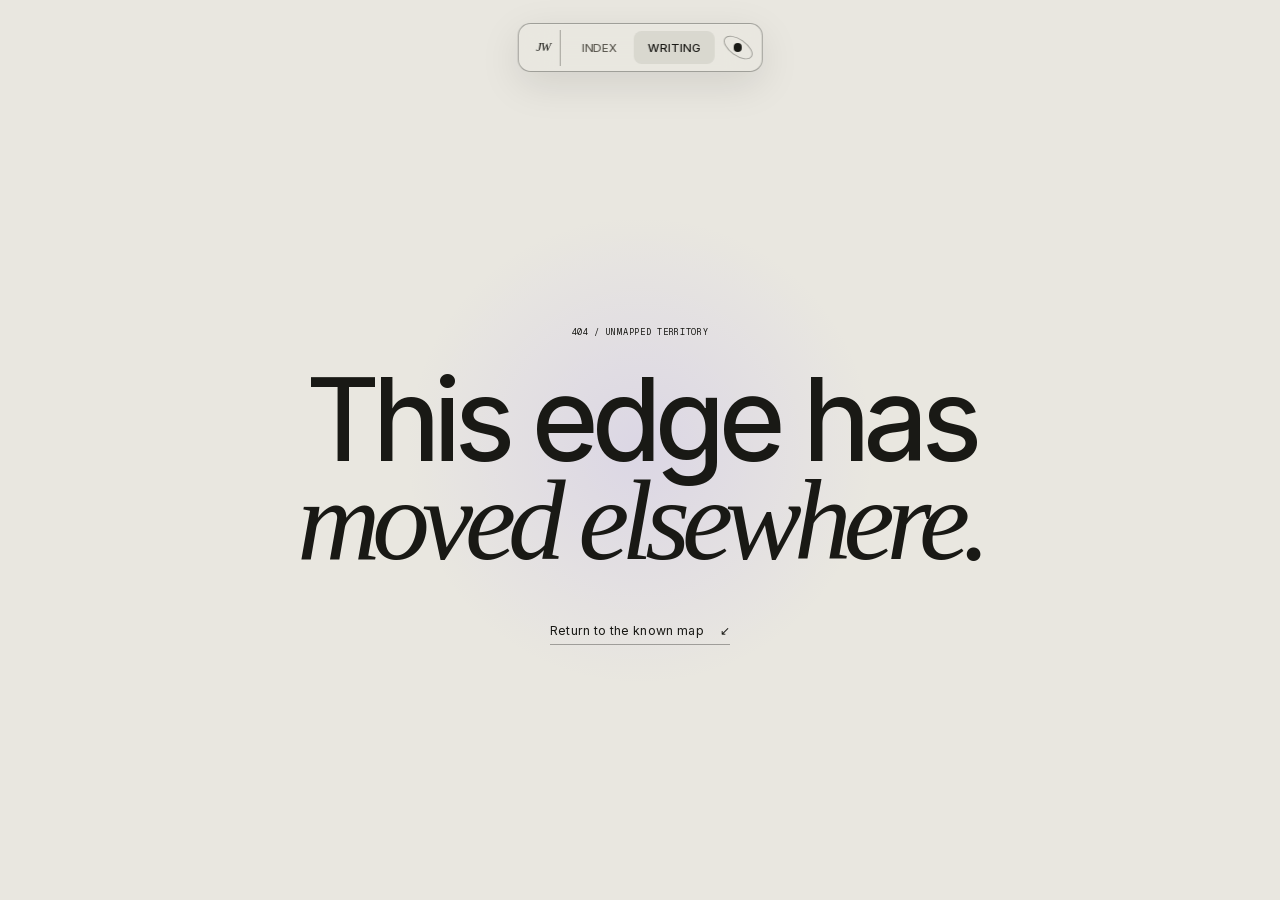
<file: blog/reading-against-the-machine/index.html>
<!DOCTYPE html><html id="__next_error__"><head><meta charSet="utf-8"/><meta name="viewport" content="width=device-width, initial-scale=1"/><link rel="preload" as="script" fetchPriority="low" href="/_next/static/chunks/05tsy9pxtuyv0.js"/><script src="/_next/static/chunks/0~a-tg4mrls06.js" async=""></script><script src="/_next/static/chunks/10u3y4bw1ayzs.js" async=""></script><script src="/_next/static/chunks/turbopack-0v8mwf1o1zp1f.js" async=""></script><script src="/_next/static/chunks/01xlw8hd842-c.js" async=""></script><script src="/_next/static/chunks/0d3shmwh5_nmn.js" async=""></script><link rel="preload" href="/_next/static/chunks/0m_fz6_xpqgr_.css" as="style"/><meta name="robots" content="noindex"/><title>Jace Wong — Intelligence &amp; Beyond</title><meta name="description" content="Jace Wong is an AI practitioner writing about technology, philosophy, mathematics, reading, and the structures of intelligence."/><meta name="author" content="Jace Wong"/><meta name="keywords" content="Jace Wong,artificial intelligence,AI,technology,philosophy,mathematics,reading,personal blog"/><meta name="creator" content="Jace Wong"/><meta name="robots" content="index, follow"/><meta property="og:title" content="Jace Wong — Intelligence &amp; Beyond"/><meta property="og:description" content="Notes on artificial intelligence, technology, philosophy, mathematics, and reading."/><meta property="og:url" content="https://jacewong-ai.github.io/"/><meta property="og:site_name" content="Jace Wong"/><meta property="og:image" content="https://jacewong-ai.github.io/og.png"/><meta property="og:image:width" content="1731"/><meta property="og:image:height" content="909"/><meta property="og:image:alt" content="Jace Wong — Intelligence &amp; Beyond"/><meta property="og:type" content="website"/><meta name="twitter:card" content="summary_large_image"/><meta name="twitter:title" content="Jace Wong — Intelligence &amp; Beyond"/><meta name="twitter:description" content="AI, technology, philosophy, mathematics, and reading—in working form."/><meta name="twitter:image" content="https://jacewong-ai.github.io/og.png"/><script src="/_next/static/chunks/03~yq9q893hmn.js" noModule=""></script></head><body><div hidden=""><!--$--><!--/$--></div><script src="/_next/static/chunks/05tsy9pxtuyv0.js" id="_R_" async=""></script><script>(self.__next_f=self.__next_f||[]).push([0])</script><script>self.__next_f.push([1,"1:\"$Sreact.fragment\"\n2:I[39756,[\"/_next/static/chunks/01xlw8hd842-c.js\",\"/_next/static/chunks/0d3shmwh5_nmn.js\"],\"default\"]\n3:I[37457,[\"/_next/static/chunks/01xlw8hd842-c.js\",\"/_next/static/chunks/0d3shmwh5_nmn.js\"],\"default\"]\n4:I[73478,[\"/_next/static/chunks/01xlw8hd842-c.js\",\"/_next/static/chunks/0d3shmwh5_nmn.js\",\"/_next/static/chunks/0nj9ujqkrkp_j.js\"],\"SiteNav\"]\n5:I[22016,[\"/_next/static/chunks/01xlw8hd842-c.js\",\"/_next/static/chunks/0d3shmwh5_nmn.js\",\"/_next/static/chunks/0nj9ujqkrkp_j.js\"],\"\"]\n7:I[97367,[\"/_next/static/chunks/01xlw8hd842-c.js\",\"/_next/static/chunks/0d3shmwh5_nmn.js\"],\"OutletBoundary\"]\n8:\"$Sreact.suspense\"\nb:I[97367,[\"/_next/static/chunks/01xlw8hd842-c.js\",\"/_next/static/chunks/0d3shmwh5_nmn.js\"],\"ViewportBoundary\"]\nd:I[97367,[\"/_next/static/chunks/01xlw8hd842-c.js\",\"/_next/static/chunks/0d3shmwh5_nmn.js\"],\"MetadataBoundary\"]\nf:I[68027,[\"/_next/static/chunks/01xlw8hd842-c.js\",\"/_next/static/chunks/0d3shmwh5_nmn.js\"],\"default\",1]\n:HL[\"/_next/static/chunks/0m_fz6_xpqgr_.css\",\"style\"]\n:HL[\"/_next/static/media/797e433ab948586e-s.p.08e28id.o-okb.woff2\",\"font\",{\"crossOrigin\":\"\",\"type\":\"font/woff2\"}]\n:HL[\"/_next/static/media/83afe278b6a6bb3c-s.p.0q-301v4kxxnr.woff2\",\"font\",{\"crossOrigin\":\"\",\"type\":\"font/woff2\"}]\n:HL[\"/_next/static/media/a85fe84266768609-s.p.05b418i5bs~lg.woff2\",\"font\",{\"crossOrigin\":\"\",\"type\":\"font/woff2\"}]\n"])</script><script>self.__next_f.push([1,"0:{\"P\":null,\"c\":[\"\",\"blog\",\"reading-against-the-machine\",\"\"],\"q\":\"\",\"i\":false,\"f\":[[[\"\",{\"children\":[\"blog\",{\"children\":[[\"slug\",\"reading-against-the-machine\",\"d\",null],{\"children\":[\"__PAGE__\",{}]}]}]},\"$undefined\",\"$undefined\",16],[[\"$\",\"$1\",\"c\",{\"children\":[[[\"$\",\"link\",\"0\",{\"rel\":\"stylesheet\",\"href\":\"/_next/static/chunks/0m_fz6_xpqgr_.css\",\"precedence\":\"next\",\"crossOrigin\":\"$undefined\",\"nonce\":\"$undefined\"}],[\"$\",\"script\",\"script-0\",{\"src\":\"/_next/static/chunks/01xlw8hd842-c.js\",\"async\":true,\"nonce\":\"$undefined\"}],[\"$\",\"script\",\"script-1\",{\"src\":\"/_next/static/chunks/0d3shmwh5_nmn.js\",\"async\":true,\"nonce\":\"$undefined\"}]],[\"$\",\"html\",null,{\"lang\":\"en\",\"suppressHydrationWarning\":true,\"children\":[[\"$\",\"head\",null,{\"children\":[\"$\",\"script\",null,{\"dangerouslySetInnerHTML\":{\"__html\":\"\\n  (() =\u003e {\\n    try {\\n      const saved = localStorage.getItem(\\\"jace-theme\\\");\\n      const preferred = matchMedia(\\\"(prefers-color-scheme: dark)\\\").matches ? \\\"dark\\\" : \\\"light\\\";\\n      document.documentElement.dataset.theme = saved || preferred;\\n    } catch (_) {\\n      document.documentElement.dataset.theme = \\\"light\\\";\\n    }\\n  })();\\n\"}}]}],[\"$\",\"body\",null,{\"className\":\"inter_7b064e0d-module__MOT0tq__variable geist_mono_8d43a2aa-module__8Li5zG__variable caveat_2cf85171-module__Rb_A3a__variable\",\"children\":[\"$\",\"$L2\",null,{\"parallelRouterKey\":\"children\",\"error\":\"$undefined\",\"errorStyles\":\"$undefined\",\"errorScripts\":\"$undefined\",\"template\":[\"$\",\"$L3\",null,{}],\"templateStyles\":\"$undefined\",\"templateScripts\":\"$undefined\",\"notFound\":[[\"$\",\"main\",null,{\"className\":\"not-found-page\",\"children\":[[\"$\",\"$L4\",null,{}],[\"$\",\"div\",null,{\"children\":[[\"$\",\"span\",null,{\"children\":\"404 / UNMAPPED TERRITORY\"}],[\"$\",\"h1\",null,{\"children\":[\"This edge has\",[\"$\",\"br\",null,{}],[\"$\",\"em\",null,{\"children\":\"moved elsewhere.\"}]]}],[\"$\",\"$L5\",null,{\"href\":\"/\",\"className\":\"text-link\",\"children\":[\"Return to the known map \",[\"$\",\"i\",null,{\"children\":\"↙\"}]]}]]}]]}],[]],\"forbidden\":\"$undefined\",\"unauthorized\":\"$undefined\"}]}]]}]]}],{\"children\":[[\"$\",\"$1\",\"c\",{\"children\":[null,[\"$\",\"$L2\",null,{\"parallelRouterKey\":\"children\",\"error\":\"$undefined\",\"errorStyles\":\"$undefined\",\"errorScripts\":\"$undefined\",\"template\":[\"$\",\"$L3\",null,{}],\"templateStyles\":\"$undefined\",\"templateScripts\":\"$undefined\",\"notFound\":\"$undefined\",\"forbidden\":\"$undefined\",\"unauthorized\":\"$undefined\"}]]}],{\"children\":[[\"$\",\"$1\",\"c\",{\"children\":[null,[\"$\",\"$L2\",null,{\"parallelRouterKey\":\"children\",\"error\":\"$undefined\",\"errorStyles\":\"$undefined\",\"errorScripts\":\"$undefined\",\"template\":[\"$\",\"$L3\",null,{}],\"templateStyles\":\"$undefined\",\"templateScripts\":\"$undefined\",\"notFound\":\"$undefined\",\"forbidden\":\"$undefined\",\"unauthorized\":\"$undefined\"}]]}],{\"children\":[[\"$\",\"$1\",\"c\",{\"children\":[\"$L6\",[[\"$\",\"script\",\"script-0\",{\"src\":\"/_next/static/chunks/0nj9ujqkrkp_j.js\",\"async\":true,\"nonce\":\"$undefined\"}]],[\"$\",\"$L7\",null,{\"children\":[\"$\",\"$8\",null,{\"name\":\"Next.MetadataOutlet\",\"children\":\"$@9\"}]}]]}],{},null,false,null]},null,false,\"$@a\"]},null,false,\"$@a\"]},null,false,null],[\"$\",\"$1\",\"h\",{\"children\":[null,[\"$\",\"$Lb\",null,{\"children\":\"$Lc\"}],[\"$\",\"div\",null,{\"hidden\":true,\"children\":[\"$\",\"$Ld\",null,{\"children\":[\"$\",\"$8\",null,{\"name\":\"Next.Metadata\",\"children\":\"$Le\"}]}]}],[\"$\",\"meta\",null,{\"name\":\"next-size-adjust\",\"content\":\"\"}]]}],false]],\"m\":\"$undefined\",\"G\":[\"$f\",[[\"$\",\"link\",\"0\",{\"rel\":\"stylesheet\",\"href\":\"/_next/static/chunks/0m_fz6_xpqgr_.css\",\"precedence\":\"next\",\"crossOrigin\":\"$undefined\",\"nonce\":\"$undefined\"}]]],\"S\":true,\"h\":null,\"s\":\"$undefined\",\"l\":\"$undefined\",\"p\":\"$undefined\",\"d\":\"$undefined\",\"b\":\"hZ0FKlKgfuXNpsnvcB5m6\"}\n"])</script><script>self.__next_f.push([1,"10:[]\na:\"$W10\"\n"])</script><script>self.__next_f.push([1,"6:E{\"digest\":\"NEXT_HTTP_ERROR_FALLBACK;404\"}\n"])</script><script>self.__next_f.push([1,"c:[[\"$\",\"meta\",\"0\",{\"charSet\":\"utf-8\"}],[\"$\",\"meta\",\"1\",{\"name\":\"viewport\",\"content\":\"width=device-width, initial-scale=1\"}]]\n"])</script><script>self.__next_f.push([1,"9:null\n"])</script><script>self.__next_f.push([1,"e:[[\"$\",\"title\",\"0\",{\"children\":\"Jace Wong — Intelligence \u0026 Beyond\"}],[\"$\",\"meta\",\"1\",{\"name\":\"description\",\"content\":\"Jace Wong is an AI practitioner writing about technology, philosophy, mathematics, reading, and the structures of intelligence.\"}],[\"$\",\"meta\",\"2\",{\"name\":\"author\",\"content\":\"Jace Wong\"}],[\"$\",\"meta\",\"3\",{\"name\":\"keywords\",\"content\":\"Jace Wong,artificial intelligence,AI,technology,philosophy,mathematics,reading,personal blog\"}],[\"$\",\"meta\",\"4\",{\"name\":\"creator\",\"content\":\"Jace Wong\"}],[\"$\",\"meta\",\"5\",{\"name\":\"robots\",\"content\":\"index, follow\"}],[\"$\",\"meta\",\"6\",{\"property\":\"og:title\",\"content\":\"Jace Wong — Intelligence \u0026 Beyond\"}],[\"$\",\"meta\",\"7\",{\"property\":\"og:description\",\"content\":\"Notes on artificial intelligence, technology, philosophy, mathematics, and reading.\"}],[\"$\",\"meta\",\"8\",{\"property\":\"og:url\",\"content\":\"https://jacewong-ai.github.io/\"}],[\"$\",\"meta\",\"9\",{\"property\":\"og:site_name\",\"content\":\"Jace Wong\"}],[\"$\",\"meta\",\"10\",{\"property\":\"og:image\",\"content\":\"https://jacewong-ai.github.io/og.png\"}],[\"$\",\"meta\",\"11\",{\"property\":\"og:image:width\",\"content\":\"1731\"}],[\"$\",\"meta\",\"12\",{\"property\":\"og:image:height\",\"content\":\"909\"}],[\"$\",\"meta\",\"13\",{\"property\":\"og:image:alt\",\"content\":\"Jace Wong — Intelligence \u0026 Beyond\"}],[\"$\",\"meta\",\"14\",{\"property\":\"og:type\",\"content\":\"website\"}],[\"$\",\"meta\",\"15\",{\"name\":\"twitter:card\",\"content\":\"summary_large_image\"}],[\"$\",\"meta\",\"16\",{\"name\":\"twitter:title\",\"content\":\"Jace Wong — Intelligence \u0026 Beyond\"}],[\"$\",\"meta\",\"17\",{\"name\":\"twitter:description\",\"content\":\"AI, technology, philosophy, mathematics, and reading—in working form.\"}],[\"$\",\"meta\",\"18\",{\"name\":\"twitter:image\",\"content\":\"https://jacewong-ai.github.io/og.png\"}]]\n"])</script></body></html>
</file>
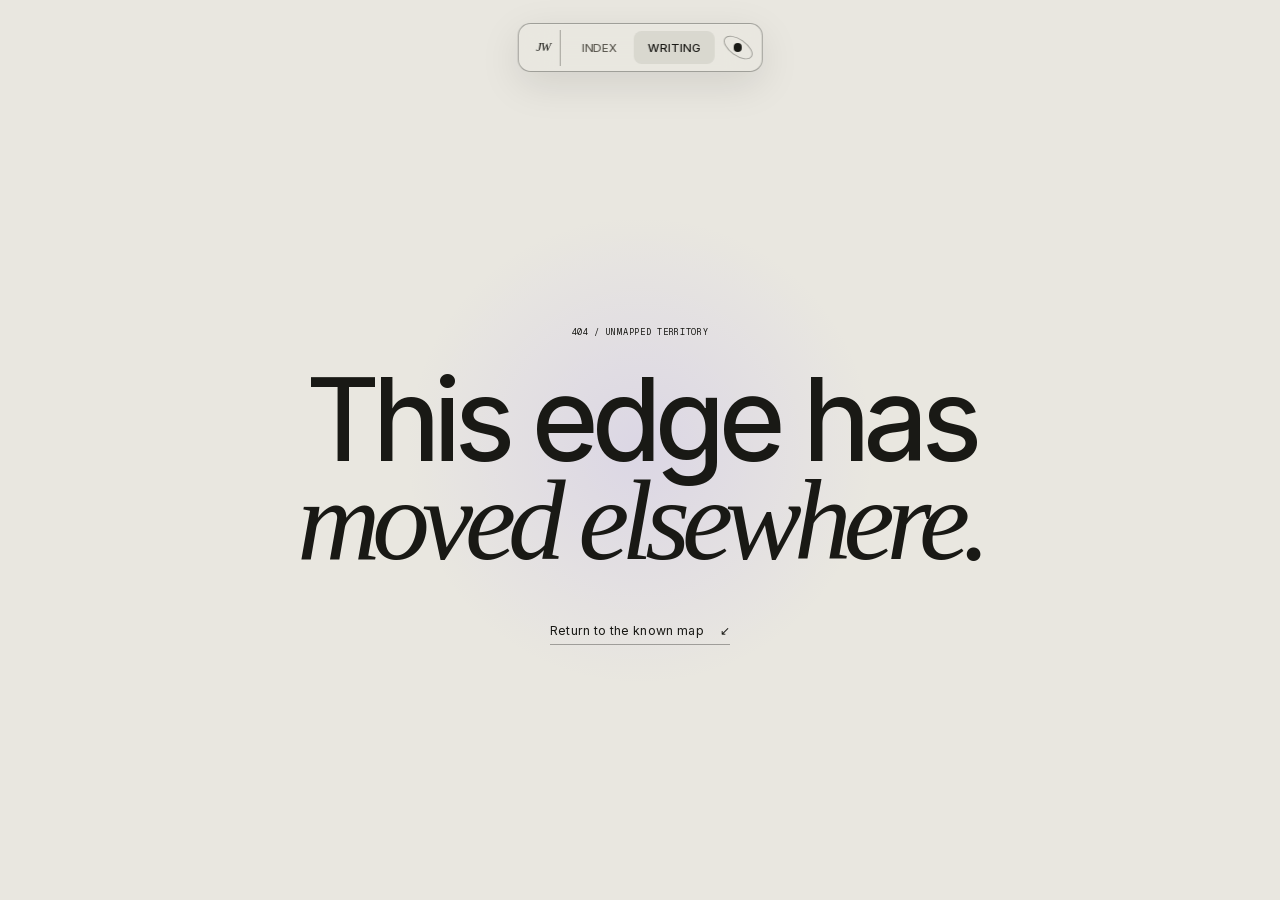
<file: blog/the-edge-is-a-moving-agreement/index.html>
<!DOCTYPE html><html id="__next_error__"><head><meta charSet="utf-8"/><meta name="viewport" content="width=device-width, initial-scale=1"/><link rel="preload" as="script" fetchPriority="low" href="/_next/static/chunks/05tsy9pxtuyv0.js"/><script src="/_next/static/chunks/0~a-tg4mrls06.js" async=""></script><script src="/_next/static/chunks/10u3y4bw1ayzs.js" async=""></script><script src="/_next/static/chunks/turbopack-0v8mwf1o1zp1f.js" async=""></script><script src="/_next/static/chunks/01xlw8hd842-c.js" async=""></script><script src="/_next/static/chunks/0d3shmwh5_nmn.js" async=""></script><link rel="preload" href="/_next/static/chunks/0m_fz6_xpqgr_.css" as="style"/><meta name="robots" content="noindex"/><title>Jace Wong — Intelligence &amp; Beyond</title><meta name="description" content="Jace Wong is an AI practitioner writing about technology, philosophy, mathematics, reading, and the structures of intelligence."/><meta name="author" content="Jace Wong"/><meta name="keywords" content="Jace Wong,artificial intelligence,AI,technology,philosophy,mathematics,reading,personal blog"/><meta name="creator" content="Jace Wong"/><meta name="robots" content="index, follow"/><meta property="og:title" content="Jace Wong — Intelligence &amp; Beyond"/><meta property="og:description" content="Notes on artificial intelligence, technology, philosophy, mathematics, and reading."/><meta property="og:url" content="https://jacewong-ai.github.io/"/><meta property="og:site_name" content="Jace Wong"/><meta property="og:image" content="https://jacewong-ai.github.io/og.png"/><meta property="og:image:width" content="1731"/><meta property="og:image:height" content="909"/><meta property="og:image:alt" content="Jace Wong — Intelligence &amp; Beyond"/><meta property="og:type" content="website"/><meta name="twitter:card" content="summary_large_image"/><meta name="twitter:title" content="Jace Wong — Intelligence &amp; Beyond"/><meta name="twitter:description" content="AI, technology, philosophy, mathematics, and reading—in working form."/><meta name="twitter:image" content="https://jacewong-ai.github.io/og.png"/><script src="/_next/static/chunks/03~yq9q893hmn.js" noModule=""></script></head><body><div hidden=""><!--$--><!--/$--></div><script src="/_next/static/chunks/05tsy9pxtuyv0.js" id="_R_" async=""></script><script>(self.__next_f=self.__next_f||[]).push([0])</script><script>self.__next_f.push([1,"1:\"$Sreact.fragment\"\n2:I[39756,[\"/_next/static/chunks/01xlw8hd842-c.js\",\"/_next/static/chunks/0d3shmwh5_nmn.js\"],\"default\"]\n3:I[37457,[\"/_next/static/chunks/01xlw8hd842-c.js\",\"/_next/static/chunks/0d3shmwh5_nmn.js\"],\"default\"]\n4:I[73478,[\"/_next/static/chunks/01xlw8hd842-c.js\",\"/_next/static/chunks/0d3shmwh5_nmn.js\",\"/_next/static/chunks/0nj9ujqkrkp_j.js\"],\"SiteNav\"]\n5:I[22016,[\"/_next/static/chunks/01xlw8hd842-c.js\",\"/_next/static/chunks/0d3shmwh5_nmn.js\",\"/_next/static/chunks/0nj9ujqkrkp_j.js\"],\"\"]\n7:I[97367,[\"/_next/static/chunks/01xlw8hd842-c.js\",\"/_next/static/chunks/0d3shmwh5_nmn.js\"],\"OutletBoundary\"]\n8:\"$Sreact.suspense\"\nb:I[97367,[\"/_next/static/chunks/01xlw8hd842-c.js\",\"/_next/static/chunks/0d3shmwh5_nmn.js\"],\"ViewportBoundary\"]\nd:I[97367,[\"/_next/static/chunks/01xlw8hd842-c.js\",\"/_next/static/chunks/0d3shmwh5_nmn.js\"],\"MetadataBoundary\"]\nf:I[68027,[\"/_next/static/chunks/01xlw8hd842-c.js\",\"/_next/static/chunks/0d3shmwh5_nmn.js\"],\"default\",1]\n:HL[\"/_next/static/chunks/0m_fz6_xpqgr_.css\",\"style\"]\n:HL[\"/_next/static/media/797e433ab948586e-s.p.08e28id.o-okb.woff2\",\"font\",{\"crossOrigin\":\"\",\"type\":\"font/woff2\"}]\n:HL[\"/_next/static/media/83afe278b6a6bb3c-s.p.0q-301v4kxxnr.woff2\",\"font\",{\"crossOrigin\":\"\",\"type\":\"font/woff2\"}]\n:HL[\"/_next/static/media/a85fe84266768609-s.p.05b418i5bs~lg.woff2\",\"font\",{\"crossOrigin\":\"\",\"type\":\"font/woff2\"}]\n"])</script><script>self.__next_f.push([1,"0:{\"P\":null,\"c\":[\"\",\"blog\",\"the-edge-is-a-moving-agreement\",\"\"],\"q\":\"\",\"i\":false,\"f\":[[[\"\",{\"children\":[\"blog\",{\"children\":[[\"slug\",\"the-edge-is-a-moving-agreement\",\"d\",null],{\"children\":[\"__PAGE__\",{}]}]}]},\"$undefined\",\"$undefined\",16],[[\"$\",\"$1\",\"c\",{\"children\":[[[\"$\",\"link\",\"0\",{\"rel\":\"stylesheet\",\"href\":\"/_next/static/chunks/0m_fz6_xpqgr_.css\",\"precedence\":\"next\",\"crossOrigin\":\"$undefined\",\"nonce\":\"$undefined\"}],[\"$\",\"script\",\"script-0\",{\"src\":\"/_next/static/chunks/01xlw8hd842-c.js\",\"async\":true,\"nonce\":\"$undefined\"}],[\"$\",\"script\",\"script-1\",{\"src\":\"/_next/static/chunks/0d3shmwh5_nmn.js\",\"async\":true,\"nonce\":\"$undefined\"}]],[\"$\",\"html\",null,{\"lang\":\"en\",\"suppressHydrationWarning\":true,\"children\":[[\"$\",\"head\",null,{\"children\":[\"$\",\"script\",null,{\"dangerouslySetInnerHTML\":{\"__html\":\"\\n  (() =\u003e {\\n    try {\\n      const saved = localStorage.getItem(\\\"jace-theme\\\");\\n      const preferred = matchMedia(\\\"(prefers-color-scheme: dark)\\\").matches ? \\\"dark\\\" : \\\"light\\\";\\n      document.documentElement.dataset.theme = saved || preferred;\\n    } catch (_) {\\n      document.documentElement.dataset.theme = \\\"light\\\";\\n    }\\n  })();\\n\"}}]}],[\"$\",\"body\",null,{\"className\":\"inter_7b064e0d-module__MOT0tq__variable geist_mono_8d43a2aa-module__8Li5zG__variable caveat_2cf85171-module__Rb_A3a__variable\",\"children\":[\"$\",\"$L2\",null,{\"parallelRouterKey\":\"children\",\"error\":\"$undefined\",\"errorStyles\":\"$undefined\",\"errorScripts\":\"$undefined\",\"template\":[\"$\",\"$L3\",null,{}],\"templateStyles\":\"$undefined\",\"templateScripts\":\"$undefined\",\"notFound\":[[\"$\",\"main\",null,{\"className\":\"not-found-page\",\"children\":[[\"$\",\"$L4\",null,{}],[\"$\",\"div\",null,{\"children\":[[\"$\",\"span\",null,{\"children\":\"404 / UNMAPPED TERRITORY\"}],[\"$\",\"h1\",null,{\"children\":[\"This edge has\",[\"$\",\"br\",null,{}],[\"$\",\"em\",null,{\"children\":\"moved elsewhere.\"}]]}],[\"$\",\"$L5\",null,{\"href\":\"/\",\"className\":\"text-link\",\"children\":[\"Return to the known map \",[\"$\",\"i\",null,{\"children\":\"↙\"}]]}]]}]]}],[]],\"forbidden\":\"$undefined\",\"unauthorized\":\"$undefined\"}]}]]}]]}],{\"children\":[[\"$\",\"$1\",\"c\",{\"children\":[null,[\"$\",\"$L2\",null,{\"parallelRouterKey\":\"children\",\"error\":\"$undefined\",\"errorStyles\":\"$undefined\",\"errorScripts\":\"$undefined\",\"template\":[\"$\",\"$L3\",null,{}],\"templateStyles\":\"$undefined\",\"templateScripts\":\"$undefined\",\"notFound\":\"$undefined\",\"forbidden\":\"$undefined\",\"unauthorized\":\"$undefined\"}]]}],{\"children\":[[\"$\",\"$1\",\"c\",{\"children\":[null,[\"$\",\"$L2\",null,{\"parallelRouterKey\":\"children\",\"error\":\"$undefined\",\"errorStyles\":\"$undefined\",\"errorScripts\":\"$undefined\",\"template\":[\"$\",\"$L3\",null,{}],\"templateStyles\":\"$undefined\",\"templateScripts\":\"$undefined\",\"notFound\":\"$undefined\",\"forbidden\":\"$undefined\",\"unauthorized\":\"$undefined\"}]]}],{\"children\":[[\"$\",\"$1\",\"c\",{\"children\":[\"$L6\",[[\"$\",\"script\",\"script-0\",{\"src\":\"/_next/static/chunks/0nj9ujqkrkp_j.js\",\"async\":true,\"nonce\":\"$undefined\"}]],[\"$\",\"$L7\",null,{\"children\":[\"$\",\"$8\",null,{\"name\":\"Next.MetadataOutlet\",\"children\":\"$@9\"}]}]]}],{},null,false,null]},null,false,\"$@a\"]},null,false,\"$@a\"]},null,false,null],[\"$\",\"$1\",\"h\",{\"children\":[null,[\"$\",\"$Lb\",null,{\"children\":\"$Lc\"}],[\"$\",\"div\",null,{\"hidden\":true,\"children\":[\"$\",\"$Ld\",null,{\"children\":[\"$\",\"$8\",null,{\"name\":\"Next.Metadata\",\"children\":\"$Le\"}]}]}],[\"$\",\"meta\",null,{\"name\":\"next-size-adjust\",\"content\":\"\"}]]}],false]],\"m\":\"$undefined\",\"G\":[\"$f\",[[\"$\",\"link\",\"0\",{\"rel\":\"stylesheet\",\"href\":\"/_next/static/chunks/0m_fz6_xpqgr_.css\",\"precedence\":\"next\",\"crossOrigin\":\"$undefined\",\"nonce\":\"$undefined\"}]]],\"S\":true,\"h\":null,\"s\":\"$undefined\",\"l\":\"$undefined\",\"p\":\"$undefined\",\"d\":\"$undefined\",\"b\":\"hZ0FKlKgfuXNpsnvcB5m6\"}\n"])</script><script>self.__next_f.push([1,"10:[]\na:\"$W10\"\n"])</script><script>self.__next_f.push([1,"6:E{\"digest\":\"NEXT_HTTP_ERROR_FALLBACK;404\"}\n"])</script><script>self.__next_f.push([1,"c:[[\"$\",\"meta\",\"0\",{\"charSet\":\"utf-8\"}],[\"$\",\"meta\",\"1\",{\"name\":\"viewport\",\"content\":\"width=device-width, initial-scale=1\"}]]\n"])</script><script>self.__next_f.push([1,"9:null\n"])</script><script>self.__next_f.push([1,"e:[[\"$\",\"title\",\"0\",{\"children\":\"Jace Wong — Intelligence \u0026 Beyond\"}],[\"$\",\"meta\",\"1\",{\"name\":\"description\",\"content\":\"Jace Wong is an AI practitioner writing about technology, philosophy, mathematics, reading, and the structures of intelligence.\"}],[\"$\",\"meta\",\"2\",{\"name\":\"author\",\"content\":\"Jace Wong\"}],[\"$\",\"meta\",\"3\",{\"name\":\"keywords\",\"content\":\"Jace Wong,artificial intelligence,AI,technology,philosophy,mathematics,reading,personal blog\"}],[\"$\",\"meta\",\"4\",{\"name\":\"creator\",\"content\":\"Jace Wong\"}],[\"$\",\"meta\",\"5\",{\"name\":\"robots\",\"content\":\"index, follow\"}],[\"$\",\"meta\",\"6\",{\"property\":\"og:title\",\"content\":\"Jace Wong — Intelligence \u0026 Beyond\"}],[\"$\",\"meta\",\"7\",{\"property\":\"og:description\",\"content\":\"Notes on artificial intelligence, technology, philosophy, mathematics, and reading.\"}],[\"$\",\"meta\",\"8\",{\"property\":\"og:url\",\"content\":\"https://jacewong-ai.github.io/\"}],[\"$\",\"meta\",\"9\",{\"property\":\"og:site_name\",\"content\":\"Jace Wong\"}],[\"$\",\"meta\",\"10\",{\"property\":\"og:image\",\"content\":\"https://jacewong-ai.github.io/og.png\"}],[\"$\",\"meta\",\"11\",{\"property\":\"og:image:width\",\"content\":\"1731\"}],[\"$\",\"meta\",\"12\",{\"property\":\"og:image:height\",\"content\":\"909\"}],[\"$\",\"meta\",\"13\",{\"property\":\"og:image:alt\",\"content\":\"Jace Wong — Intelligence \u0026 Beyond\"}],[\"$\",\"meta\",\"14\",{\"property\":\"og:type\",\"content\":\"website\"}],[\"$\",\"meta\",\"15\",{\"name\":\"twitter:card\",\"content\":\"summary_large_image\"}],[\"$\",\"meta\",\"16\",{\"name\":\"twitter:title\",\"content\":\"Jace Wong — Intelligence \u0026 Beyond\"}],[\"$\",\"meta\",\"17\",{\"name\":\"twitter:description\",\"content\":\"AI, technology, philosophy, mathematics, and reading—in working form.\"}],[\"$\",\"meta\",\"18\",{\"name\":\"twitter:image\",\"content\":\"https://jacewong-ai.github.io/og.png\"}]]\n"])</script></body></html>
</file>
<file: _next/static/chunks/0m_fz6_xpqgr_.css>
@font-face{font-family:Inter;font-style:normal;font-weight:100 900;font-display:swap;src:url(../media/2c55a0e60120577a-s.0bjc5tiuqdqro.woff2)format("woff2");unicode-range:U+460-52F,U+1C80-1C8A,U+20B4,U+2DE0-2DFF,U+A640-A69F,U+FE2E-FE2F}@font-face{font-family:Inter;font-style:normal;font-weight:100 900;font-display:swap;src:url(../media/9c72aa0f40e4eef8-s.0m6w47a4e5dy9.woff2)format("woff2");unicode-range:U+301,U+400-45F,U+490-491,U+4B0-4B1,U+2116}@font-face{font-family:Inter;font-style:normal;font-weight:100 900;font-display:swap;src:url(../media/ad66f9afd8947f86-s.11u06r12fd6v_.woff2)format("woff2");unicode-range:U+1F??}@font-face{font-family:Inter;font-style:normal;font-weight:100 900;font-display:swap;src:url(../media/5476f68d60460930-s.0wxq9webf.ew4.woff2)format("woff2");unicode-range:U+370-377,U+37A-37F,U+384-38A,U+38C,U+38E-3A1,U+3A3-3FF}@font-face{font-family:Inter;font-style:normal;font-weight:100 900;font-display:swap;src:url(../media/2bbe8d2671613f1f-s.067x_6k0k23tk.woff2)format("woff2");unicode-range:U+102-103,U+110-111,U+128-129,U+168-169,U+1A0-1A1,U+1AF-1B0,U+300-301,U+303-304,U+308-309,U+323,U+329,U+1EA0-1EF9,U+20AB}@font-face{font-family:Inter;font-style:normal;font-weight:100 900;font-display:swap;src:url(../media/1bffadaabf893a1e-s.16ipb6fqu393i.woff2)format("woff2");unicode-range:U+100-2BA,U+2BD-2C5,U+2C7-2CC,U+2CE-2D7,U+2DD-2FF,U+304,U+308,U+329,U+1D00-1DBF,U+1E00-1E9F,U+1EF2-1EFF,U+2020,U+20A0-20AB,U+20AD-20C0,U+2113,U+2C60-2C7F,U+A720-A7FF}@font-face{font-family:Inter;font-style:normal;font-weight:100 900;font-display:swap;src:url(../media/83afe278b6a6bb3c-s.p.0q-301v4kxxnr.woff2)format("woff2");unicode-range:U+??,U+131,U+152-153,U+2BB-2BC,U+2C6,U+2DA,U+2DC,U+304,U+308,U+329,U+2000-206F,U+20AC,U+2122,U+2191,U+2193,U+2212,U+2215,U+FEFF,U+FFFD}@font-face{font-family:Inter Fallback;src:local(Arial);ascent-override:90.44%;descent-override:22.52%;line-gap-override:0.0%;size-adjust:107.12%}.inter_7b064e0d-module__MOT0tq__className{font-family:Inter,Inter Fallback;font-style:normal}.inter_7b064e0d-module__MOT0tq__variable{--font-inter:"Inter", "Inter Fallback"}
@font-face{font-family:Geist Mono;font-style:normal;font-weight:100 900;font-display:swap;src:url(../media/5ce348bf30bf5439-s.0zgw-jeven.3w.woff2)format("woff2");unicode-range:U+460-52F,U+1C80-1C8A,U+20B4,U+2DE0-2DFF,U+A640-A69F,U+FE2E-FE2F}@font-face{font-family:Geist Mono;font-style:normal;font-weight:100 900;font-display:swap;src:url(../media/4fa387ec64143e14-s.0wkzw~je483f-.woff2)format("woff2");unicode-range:U+301,U+400-45F,U+490-491,U+4B0-4B1,U+2116}@font-face{font-family:Geist Mono;font-style:normal;font-weight:100 900;font-display:swap;src:url(../media/6306c77e7c8268e4-s.0rhz0arwfsn~5.woff2)format("woff2");unicode-range:U+2000-2001,U+2004-2008,U+200A,U+23B8-23BD,U+2500-259F}@font-face{font-family:Geist Mono;font-style:normal;font-weight:100 900;font-display:swap;src:url(../media/7d817b4c03b0c5f1-s.0l76wvqk9d84w.woff2)format("woff2");unicode-range:U+102-103,U+110-111,U+128-129,U+168-169,U+1A0-1A1,U+1AF-1B0,U+300-301,U+303-304,U+308-309,U+323,U+329,U+1EA0-1EF9,U+20AB}@font-face{font-family:Geist Mono;font-style:normal;font-weight:100 900;font-display:swap;src:url(../media/bbc41e54d2fcbd21-s.0k4k9394f2q-k.woff2)format("woff2");unicode-range:U+100-2BA,U+2BD-2C5,U+2C7-2CC,U+2CE-2D7,U+2DD-2FF,U+304,U+308,U+329,U+1D00-1DBF,U+1E00-1E9F,U+1EF2-1EFF,U+2020,U+20A0-20AB,U+20AD-20C0,U+2113,U+2C60-2C7F,U+A720-A7FF}@font-face{font-family:Geist Mono;font-style:normal;font-weight:100 900;font-display:swap;src:url(../media/797e433ab948586e-s.p.08e28id.o-okb.woff2)format("woff2");unicode-range:U+??,U+131,U+152-153,U+2BB-2BC,U+2C6,U+2DA,U+2DC,U+304,U+308,U+329,U+2000-206F,U+20AC,U+2122,U+2191,U+2193,U+2212,U+2215,U+FEFF,U+FFFD}@font-face{font-family:Geist Mono Fallback;src:local(Arial);ascent-override:74.67%;descent-override:21.92%;line-gap-override:0.0%;size-adjust:134.59%}.geist_mono_8d43a2aa-module__8Li5zG__className{font-family:Geist Mono,Geist Mono Fallback;font-style:normal}.geist_mono_8d43a2aa-module__8Li5zG__variable{--font-geist-mono:"Geist Mono", "Geist Mono Fallback"}
@font-face{font-family:Caveat;font-style:normal;font-weight:400 700;font-display:swap;src:url(../media/da4b870ab52b3094-s.0v_p~5_c0b~1d.woff2)format("woff2");unicode-range:U+460-52F,U+1C80-1C8A,U+20B4,U+2DE0-2DFF,U+A640-A69F,U+FE2E-FE2F}@font-face{font-family:Caveat;font-style:normal;font-weight:400 700;font-display:swap;src:url(../media/86d70b7c76b6ec6e-s.17_wf1k7ou9-q.woff2)format("woff2");unicode-range:U+301,U+400-45F,U+490-491,U+4B0-4B1,U+2116}@font-face{font-family:Caveat;font-style:normal;font-weight:400 700;font-display:swap;src:url(../media/11cc37d7380d16b4-s.0ptcwqi9jx~4d.woff2)format("woff2");unicode-range:U+100-2BA,U+2BD-2C5,U+2C7-2CC,U+2CE-2D7,U+2DD-2FF,U+304,U+308,U+329,U+1D00-1DBF,U+1E00-1E9F,U+1EF2-1EFF,U+2020,U+20A0-20AB,U+20AD-20C0,U+2113,U+2C60-2C7F,U+A720-A7FF}@font-face{font-family:Caveat;font-style:normal;font-weight:400 700;font-display:swap;src:url(../media/a85fe84266768609-s.p.05b418i5bs~lg.woff2)format("woff2");unicode-range:U+??,U+131,U+152-153,U+2BB-2BC,U+2C6,U+2DA,U+2DC,U+304,U+308,U+329,U+2000-206F,U+20AC,U+2122,U+2191,U+2193,U+2212,U+2215,U+FEFF,U+FFFD}@font-face{font-family:Caveat Fallback;src:local(Arial);ascent-override:124.77%;descent-override:38.99%;line-gap-override:0.0%;size-adjust:76.94%}.caveat_2cf85171-module__Rb_A3a__className{font-family:Caveat,Caveat Fallback;font-style:normal}.caveat_2cf85171-module__Rb_A3a__variable{--font-caveat:"Caveat", "Caveat Fallback"}
@font-face{font-display:block;font-family:KaTeX_AMS;font-style:normal;font-weight:400;src:url(../media/KaTeX_AMS-Regular.0p1vbqd84i2~o.woff2)format("woff2"),url(../media/KaTeX_AMS-Regular.0b~8ki5y928w2.woff)format("woff"),url(../media/KaTeX_AMS-Regular.173t6ktr7uf-w.ttf)format("truetype")}@font-face{font-display:block;font-family:KaTeX_Caligraphic;font-style:normal;font-weight:700;src:url(../media/KaTeX_Caligraphic-Bold.01-pzluls4zgb.woff2)format("woff2"),url(../media/KaTeX_Caligraphic-Bold.0x2v1lwn~880f.woff)format("woff"),url(../media/KaTeX_Caligraphic-Bold.16zv5fax0h0ka.ttf)format("truetype")}@font-face{font-display:block;font-family:KaTeX_Caligraphic;font-style:normal;font-weight:400;src:url(../media/KaTeX_Caligraphic-Regular.0rysu1t-ncjq8.woff2)format("woff2"),url(../media/KaTeX_Caligraphic-Regular.10927swgekwun.woff)format("woff"),url(../media/KaTeX_Caligraphic-Regular.02i3z7wig438t.ttf)format("truetype")}@font-face{font-display:block;font-family:KaTeX_Fraktur;font-style:normal;font-weight:700;src:url(../media/KaTeX_Fraktur-Bold.0w23i72~hprpq.woff2)format("woff2"),url(../media/KaTeX_Fraktur-Bold.0e-16u10iuyyf.woff)format("woff"),url(../media/KaTeX_Fraktur-Bold.0et27v~3~4uhe.ttf)format("truetype")}@font-face{font-display:block;font-family:KaTeX_Fraktur;font-style:normal;font-weight:400;src:url(../media/KaTeX_Fraktur-Regular.0rekyoa-52fj_.woff2)format("woff2"),url(../media/KaTeX_Fraktur-Regular.0b.riegzdfue2.woff)format("woff"),url(../media/KaTeX_Fraktur-Regular.0vjwa15znhk~4.ttf)format("truetype")}@font-face{font-display:block;font-family:KaTeX_Main;font-style:normal;font-weight:700;src:url(../media/KaTeX_Main-Bold.16pfc63_du6mx.woff2)format("woff2"),url(../media/KaTeX_Main-Bold.09lmynrorhcbw.woff)format("woff"),url(../media/KaTeX_Main-Bold.09i7~607shf-h.ttf)format("truetype")}@font-face{font-display:block;font-family:KaTeX_Main;font-style:italic;font-weight:700;src:url(../media/KaTeX_Main-BoldItalic.0d54rk08rx11s.woff2)format("woff2"),url(../media/KaTeX_Main-BoldItalic.0cp37g7x1q8h6.woff)format("woff"),url(../media/KaTeX_Main-BoldItalic.15j6k~hix2t_0.ttf)format("truetype")}@font-face{font-display:block;font-family:KaTeX_Main;font-style:italic;font-weight:400;src:url(../media/KaTeX_Main-Italic.06o5nq0_91v60.woff2)format("woff2"),url(../media/KaTeX_Main-Italic.0382gqciexmbu.woff)format("woff"),url(../media/KaTeX_Main-Italic.0su4i6mm18-wo.ttf)format("truetype")}@font-face{font-display:block;font-family:KaTeX_Main;font-style:normal;font-weight:400;src:url(../media/KaTeX_Main-Regular.0kaf-ag2_wkm-.woff2)format("woff2"),url(../media/KaTeX_Main-Regular.0diheg01zyoph.woff)format("woff"),url(../media/KaTeX_Main-Regular.08zh8z.7shijf.ttf)format("truetype")}@font-face{font-display:block;font-family:KaTeX_Math;font-style:italic;font-weight:700;src:url(../media/KaTeX_Math-BoldItalic.0ja97dn.cpc87.woff2)format("woff2"),url(../media/KaTeX_Math-BoldItalic.0ck1myuerwyqw.woff)format("woff"),url(../media/KaTeX_Math-BoldItalic.0ajzxypnbx1h1.ttf)format("truetype")}@font-face{font-display:block;font-family:KaTeX_Math;font-style:italic;font-weight:400;src:url(../media/KaTeX_Math-Italic.0zrha2c4sl2je.woff2)format("woff2"),url(../media/KaTeX_Math-Italic.09xkhecjcn5r9.woff)format("woff"),url(../media/KaTeX_Math-Italic.0x23a-bmp-5tg.ttf)format("truetype")}@font-face{font-display:block;font-family:KaTeX_SansSerif;font-style:normal;font-weight:700;src:url(../media/KaTeX_SansSerif-Bold.05a9.pc1j_zx9.woff2)format("woff2"),url(../media/KaTeX_SansSerif-Bold.0jcl-ayi1uun0.woff)format("woff"),url(../media/KaTeX_SansSerif-Bold.0re8y.dm7.mt5.ttf)format("truetype")}@font-face{font-display:block;font-family:KaTeX_SansSerif;font-style:italic;font-weight:400;src:url(../media/KaTeX_SansSerif-Italic.0a0234dc3s62j.woff2)format("woff2"),url(../media/KaTeX_SansSerif-Italic.0judofdln9731.woff)format("woff"),url(../media/KaTeX_SansSerif-Italic.10z1iap9pfus8.ttf)format("truetype")}@font-face{font-display:block;font-family:KaTeX_SansSerif;font-style:normal;font-weight:400;src:url(../media/KaTeX_SansSerif-Regular.0v6gcj32-czft.woff2)format("woff2"),url(../media/KaTeX_SansSerif-Regular.0h9yjlugq4q_e.woff)format("woff"),url(../media/KaTeX_SansSerif-Regular.0zm18kga42ebc.ttf)format("truetype")}@font-face{font-display:block;font-family:KaTeX_Script;font-style:normal;font-weight:400;src:url(../media/KaTeX_Script-Regular.0c4.h-mer83d_.woff2)format("woff2"),url(../media/KaTeX_Script-Regular.0ze6v4r_-99oy.woff)format("woff"),url(../media/KaTeX_Script-Regular.0q14y6zkzlpob.ttf)format("truetype")}@font-face{font-display:block;font-family:KaTeX_Size1;font-style:normal;font-weight:400;src:url(../media/KaTeX_Size1-Regular.013x6a4ierotp.woff2)format("woff2"),url(../media/KaTeX_Size1-Regular.0kidw0oi.m68o.woff)format("woff"),url(../media/KaTeX_Size1-Regular.0m6y-i6wfokni.ttf)format("truetype")}@font-face{font-display:block;font-family:KaTeX_Size2;font-style:normal;font-weight:400;src:url(../media/KaTeX_Size2-Regular.0d5inmyp-tyv3.woff2)format("woff2"),url(../media/KaTeX_Size2-Regular.0blpmluwilgbg.woff)format("woff"),url(../media/KaTeX_Size2-Regular.0wnhnvj-.k9d5.ttf)format("truetype")}@font-face{font-display:block;font-family:KaTeX_Size3;font-style:normal;font-weight:400;src:url(../media/KaTeX_Size3-Regular.0iukctyhw5j56.woff2)format("woff2"),url(../media/KaTeX_Size3-Regular.01h0xm_sfctj3.woff)format("woff"),url(../media/KaTeX_Size3-Regular.0jl8mqyf4gzpn.ttf)format("truetype")}@font-face{font-display:block;font-family:KaTeX_Size4;font-style:normal;font-weight:400;src:url(../media/KaTeX_Size4-Regular.0w3.rb_c4stzk.woff2)format("woff2"),url(../media/KaTeX_Size4-Regular.12tvaesf3.zl3.woff)format("woff"),url(../media/KaTeX_Size4-Regular.0wr_9l81-mu06.ttf)format("truetype")}@font-face{font-display:block;font-family:KaTeX_Typewriter;font-style:normal;font-weight:400;src:url(../media/KaTeX_Typewriter-Regular.0c4zdxz~8frhm.woff2)format("woff2"),url(../media/KaTeX_Typewriter-Regular.0cgrzn5l3kao5.woff)format("woff"),url(../media/KaTeX_Typewriter-Regular.128~qc3858otl.ttf)format("truetype")}.katex{text-indent:0;text-rendering:auto;font:1.21em/1.2 KaTeX_Main,Times New Roman,serif;position:relative}.katex *{border-color:currentColor;-ms-high-contrast-adjust:none!important}.katex .katex-version:after{content:"0.16.47"}.katex .katex-mathml{clip-path:inset(50%);border:0;width:1px;height:1px;padding:0;position:absolute;overflow:hidden}.katex .katex-html>.newline{display:block}.katex .base{white-space:nowrap;width:min-content;position:relative}.katex .base,.katex .strut{display:inline-block}.katex .textbf{font-weight:700}.katex .textit{font-style:italic}.katex .textrm{font-family:KaTeX_Main}.katex .textsf{font-family:KaTeX_SansSerif}.katex .texttt{font-family:KaTeX_Typewriter}.katex .mathnormal{font-family:KaTeX_Math;font-style:italic}.katex .mathit{font-family:KaTeX_Main;font-style:italic}.katex .mathrm{font-style:normal}.katex .mathbf{font-family:KaTeX_Main;font-weight:700}.katex .boldsymbol{font-family:KaTeX_Math;font-style:italic;font-weight:700}.katex .amsrm,.katex .mathbb,.katex .textbb{font-family:KaTeX_AMS}.katex .mathcal{font-family:KaTeX_Caligraphic}.katex .mathfrak,.katex .textfrak{font-family:KaTeX_Fraktur}.katex .mathboldfrak,.katex .textboldfrak{font-family:KaTeX_Fraktur;font-weight:700}.katex .mathtt{font-family:KaTeX_Typewriter}.katex .mathscr,.katex .textscr{font-family:KaTeX_Script}.katex .mathsf,.katex .textsf{font-family:KaTeX_SansSerif}.katex .mathboldsf,.katex .textboldsf{font-family:KaTeX_SansSerif;font-weight:700}.katex .mathitsf,.katex .mathsfit,.katex .textitsf{font-family:KaTeX_SansSerif;font-style:italic}.katex .mainrm{font-family:KaTeX_Main;font-style:normal}.katex .vlist-t{border-collapse:collapse;table-layout:fixed;display:inline-table}.katex .vlist-r{display:table-row}.katex .vlist{vertical-align:bottom;display:table-cell;position:relative}.katex .vlist>span{height:0;display:block;position:relative}.katex .vlist>span>span{display:inline-block}.katex .vlist>span>.pstrut{width:0;overflow:hidden}.katex .vlist-t2{margin-right:-2px}.katex .vlist-s{vertical-align:bottom;width:2px;min-width:2px;font-size:1px;display:table-cell}.katex .vbox{flex-direction:column;align-items:baseline;display:inline-flex}.katex .hbox{width:100%}.katex .hbox,.katex .thinbox{flex-direction:row;display:inline-flex}.katex .thinbox{width:0;max-width:0}.katex .msupsub{text-align:left}.katex .mfrac>span>span{text-align:center}.katex .mfrac .frac-line{border-bottom-style:solid;width:100%;display:inline-block}.katex .hdashline,.katex .hline,.katex .mfrac .frac-line,.katex .overline .overline-line,.katex .rule,.katex .underline .underline-line{min-height:1px}.katex .mspace{display:inline-block}.katex .smash{line-height:0;display:inline}.katex .clap,.katex .llap,.katex .rlap{width:0;position:relative}.katex .clap>.inner,.katex .llap>.inner,.katex .rlap>.inner{position:absolute}.katex .clap>.fix,.katex .llap>.fix,.katex .rlap>.fix{display:inline-block}.katex .llap>.inner{right:0}.katex .clap>.inner,.katex .rlap>.inner{left:0}.katex .clap>.inner>span{margin-left:-50%;margin-right:50%}.katex .rule{border:0 solid;display:inline-block;position:relative}.katex .hline,.katex .overline .overline-line,.katex .underline .underline-line{border-bottom-style:solid;width:100%;display:inline-block}.katex .hdashline{border-bottom-style:dashed;width:100%;display:inline-block}.katex .sqrt>.root{margin-left:.277778em;margin-right:-.555556em}.katex .fontsize-ensurer.reset-size1.size1,.katex .sizing.reset-size1.size1{font-size:1em}.katex .fontsize-ensurer.reset-size1.size2,.katex .sizing.reset-size1.size2{font-size:1.2em}.katex .fontsize-ensurer.reset-size1.size3,.katex .sizing.reset-size1.size3{font-size:1.4em}.katex .fontsize-ensurer.reset-size1.size4,.katex .sizing.reset-size1.size4{font-size:1.6em}.katex .fontsize-ensurer.reset-size1.size5,.katex .sizing.reset-size1.size5{font-size:1.8em}.katex .fontsize-ensurer.reset-size1.size6,.katex .sizing.reset-size1.size6{font-size:2em}.katex .fontsize-ensurer.reset-size1.size7,.katex .sizing.reset-size1.size7{font-size:2.4em}.katex .fontsize-ensurer.reset-size1.size8,.katex .sizing.reset-size1.size8{font-size:2.88em}.katex .fontsize-ensurer.reset-size1.size9,.katex .sizing.reset-size1.size9{font-size:3.456em}.katex .fontsize-ensurer.reset-size1.size10,.katex .sizing.reset-size1.size10{font-size:4.148em}.katex .fontsize-ensurer.reset-size1.size11,.katex .sizing.reset-size1.size11{font-size:4.976em}.katex .fontsize-ensurer.reset-size2.size1,.katex .sizing.reset-size2.size1{font-size:.833333em}.katex .fontsize-ensurer.reset-size2.size2,.katex .sizing.reset-size2.size2{font-size:1em}.katex .fontsize-ensurer.reset-size2.size3,.katex .sizing.reset-size2.size3{font-size:1.16667em}.katex .fontsize-ensurer.reset-size2.size4,.katex .sizing.reset-size2.size4{font-size:1.33333em}.katex .fontsize-ensurer.reset-size2.size5,.katex .sizing.reset-size2.size5{font-size:1.5em}.katex .fontsize-ensurer.reset-size2.size6,.katex .sizing.reset-size2.size6{font-size:1.66667em}.katex .fontsize-ensurer.reset-size2.size7,.katex .sizing.reset-size2.size7{font-size:2em}.katex .fontsize-ensurer.reset-size2.size8,.katex .sizing.reset-size2.size8{font-size:2.4em}.katex .fontsize-ensurer.reset-size2.size9,.katex .sizing.reset-size2.size9{font-size:2.88em}.katex .fontsize-ensurer.reset-size2.size10,.katex .sizing.reset-size2.size10{font-size:3.45667em}.katex .fontsize-ensurer.reset-size2.size11,.katex .sizing.reset-size2.size11{font-size:4.14667em}.katex .fontsize-ensurer.reset-size3.size1,.katex .sizing.reset-size3.size1{font-size:.714286em}.katex .fontsize-ensurer.reset-size3.size2,.katex .sizing.reset-size3.size2{font-size:.857143em}.katex .fontsize-ensurer.reset-size3.size3,.katex .sizing.reset-size3.size3{font-size:1em}.katex .fontsize-ensurer.reset-size3.size4,.katex .sizing.reset-size3.size4{font-size:1.14286em}.katex .fontsize-ensurer.reset-size3.size5,.katex .sizing.reset-size3.size5{font-size:1.28571em}.katex .fontsize-ensurer.reset-size3.size6,.katex .sizing.reset-size3.size6{font-size:1.42857em}.katex .fontsize-ensurer.reset-size3.size7,.katex .sizing.reset-size3.size7{font-size:1.71429em}.katex .fontsize-ensurer.reset-size3.size8,.katex .sizing.reset-size3.size8{font-size:2.05714em}.katex .fontsize-ensurer.reset-size3.size9,.katex .sizing.reset-size3.size9{font-size:2.46857em}.katex .fontsize-ensurer.reset-size3.size10,.katex .sizing.reset-size3.size10{font-size:2.96286em}.katex .fontsize-ensurer.reset-size3.size11,.katex .sizing.reset-size3.size11{font-size:3.55429em}.katex .fontsize-ensurer.reset-size4.size1,.katex .sizing.reset-size4.size1{font-size:.625em}.katex .fontsize-ensurer.reset-size4.size2,.katex .sizing.reset-size4.size2{font-size:.75em}.katex .fontsize-ensurer.reset-size4.size3,.katex .sizing.reset-size4.size3{font-size:.875em}.katex .fontsize-ensurer.reset-size4.size4,.katex .sizing.reset-size4.size4{font-size:1em}.katex .fontsize-ensurer.reset-size4.size5,.katex .sizing.reset-size4.size5{font-size:1.125em}.katex .fontsize-ensurer.reset-size4.size6,.katex .sizing.reset-size4.size6{font-size:1.25em}.katex .fontsize-ensurer.reset-size4.size7,.katex .sizing.reset-size4.size7{font-size:1.5em}.katex .fontsize-ensurer.reset-size4.size8,.katex .sizing.reset-size4.size8{font-size:1.8em}.katex .fontsize-ensurer.reset-size4.size9,.katex .sizing.reset-size4.size9{font-size:2.16em}.katex .fontsize-ensurer.reset-size4.size10,.katex .sizing.reset-size4.size10{font-size:2.5925em}.katex .fontsize-ensurer.reset-size4.size11,.katex .sizing.reset-size4.size11{font-size:3.11em}.katex .fontsize-ensurer.reset-size5.size1,.katex .sizing.reset-size5.size1{font-size:.555556em}.katex .fontsize-ensurer.reset-size5.size2,.katex .sizing.reset-size5.size2{font-size:.666667em}.katex .fontsize-ensurer.reset-size5.size3,.katex .sizing.reset-size5.size3{font-size:.777778em}.katex .fontsize-ensurer.reset-size5.size4,.katex .sizing.reset-size5.size4{font-size:.888889em}.katex .fontsize-ensurer.reset-size5.size5,.katex .sizing.reset-size5.size5{font-size:1em}.katex .fontsize-ensurer.reset-size5.size6,.katex .sizing.reset-size5.size6{font-size:1.11111em}.katex .fontsize-ensurer.reset-size5.size7,.katex .sizing.reset-size5.size7{font-size:1.33333em}.katex .fontsize-ensurer.reset-size5.size8,.katex .sizing.reset-size5.size8{font-size:1.6em}.katex .fontsize-ensurer.reset-size5.size9,.katex .sizing.reset-size5.size9{font-size:1.92em}.katex .fontsize-ensurer.reset-size5.size10,.katex .sizing.reset-size5.size10{font-size:2.30444em}.katex .fontsize-ensurer.reset-size5.size11,.katex .sizing.reset-size5.size11{font-size:2.76444em}.katex .fontsize-ensurer.reset-size6.size1,.katex .sizing.reset-size6.size1{font-size:.5em}.katex .fontsize-ensurer.reset-size6.size2,.katex .sizing.reset-size6.size2{font-size:.6em}.katex .fontsize-ensurer.reset-size6.size3,.katex .sizing.reset-size6.size3{font-size:.7em}.katex .fontsize-ensurer.reset-size6.size4,.katex .sizing.reset-size6.size4{font-size:.8em}.katex .fontsize-ensurer.reset-size6.size5,.katex .sizing.reset-size6.size5{font-size:.9em}.katex .fontsize-ensurer.reset-size6.size6,.katex .sizing.reset-size6.size6{font-size:1em}.katex .fontsize-ensurer.reset-size6.size7,.katex .sizing.reset-size6.size7{font-size:1.2em}.katex .fontsize-ensurer.reset-size6.size8,.katex .sizing.reset-size6.size8{font-size:1.44em}.katex .fontsize-ensurer.reset-size6.size9,.katex .sizing.reset-size6.size9{font-size:1.728em}.katex .fontsize-ensurer.reset-size6.size10,.katex .sizing.reset-size6.size10{font-size:2.074em}.katex .fontsize-ensurer.reset-size6.size11,.katex .sizing.reset-size6.size11{font-size:2.488em}.katex .fontsize-ensurer.reset-size7.size1,.katex .sizing.reset-size7.size1{font-size:.416667em}.katex .fontsize-ensurer.reset-size7.size2,.katex .sizing.reset-size7.size2{font-size:.5em}.katex .fontsize-ensurer.reset-size7.size3,.katex .sizing.reset-size7.size3{font-size:.583333em}.katex .fontsize-ensurer.reset-size7.size4,.katex .sizing.reset-size7.size4{font-size:.666667em}.katex .fontsize-ensurer.reset-size7.size5,.katex .sizing.reset-size7.size5{font-size:.75em}.katex .fontsize-ensurer.reset-size7.size6,.katex .sizing.reset-size7.size6{font-size:.833333em}.katex .fontsize-ensurer.reset-size7.size7,.katex .sizing.reset-size7.size7{font-size:1em}.katex .fontsize-ensurer.reset-size7.size8,.katex .sizing.reset-size7.size8{font-size:1.2em}.katex .fontsize-ensurer.reset-size7.size9,.katex .sizing.reset-size7.size9{font-size:1.44em}.katex .fontsize-ensurer.reset-size7.size10,.katex .sizing.reset-size7.size10{font-size:1.72833em}.katex .fontsize-ensurer.reset-size7.size11,.katex .sizing.reset-size7.size11{font-size:2.07333em}.katex .fontsize-ensurer.reset-size8.size1,.katex .sizing.reset-size8.size1{font-size:.347222em}.katex .fontsize-ensurer.reset-size8.size2,.katex .sizing.reset-size8.size2{font-size:.416667em}.katex .fontsize-ensurer.reset-size8.size3,.katex .sizing.reset-size8.size3{font-size:.486111em}.katex .fontsize-ensurer.reset-size8.size4,.katex .sizing.reset-size8.size4{font-size:.555556em}.katex .fontsize-ensurer.reset-size8.size5,.katex .sizing.reset-size8.size5{font-size:.625em}.katex .fontsize-ensurer.reset-size8.size6,.katex .sizing.reset-size8.size6{font-size:.694444em}.katex .fontsize-ensurer.reset-size8.size7,.katex .sizing.reset-size8.size7{font-size:.833333em}.katex .fontsize-ensurer.reset-size8.size8,.katex .sizing.reset-size8.size8{font-size:1em}.katex .fontsize-ensurer.reset-size8.size9,.katex .sizing.reset-size8.size9{font-size:1.2em}.katex .fontsize-ensurer.reset-size8.size10,.katex .sizing.reset-size8.size10{font-size:1.44028em}.katex .fontsize-ensurer.reset-size8.size11,.katex .sizing.reset-size8.size11{font-size:1.72778em}.katex .fontsize-ensurer.reset-size9.size1,.katex .sizing.reset-size9.size1{font-size:.289352em}.katex .fontsize-ensurer.reset-size9.size2,.katex .sizing.reset-size9.size2{font-size:.347222em}.katex .fontsize-ensurer.reset-size9.size3,.katex .sizing.reset-size9.size3{font-size:.405093em}.katex .fontsize-ensurer.reset-size9.size4,.katex .sizing.reset-size9.size4{font-size:.462963em}.katex .fontsize-ensurer.reset-size9.size5,.katex .sizing.reset-size9.size5{font-size:.520833em}.katex .fontsize-ensurer.reset-size9.size6,.katex .sizing.reset-size9.size6{font-size:.578704em}.katex .fontsize-ensurer.reset-size9.size7,.katex .sizing.reset-size9.size7{font-size:.694444em}.katex .fontsize-ensurer.reset-size9.size8,.katex .sizing.reset-size9.size8{font-size:.833333em}.katex .fontsize-ensurer.reset-size9.size9,.katex .sizing.reset-size9.size9{font-size:1em}.katex .fontsize-ensurer.reset-size9.size10,.katex .sizing.reset-size9.size10{font-size:1.20023em}.katex .fontsize-ensurer.reset-size9.size11,.katex .sizing.reset-size9.size11{font-size:1.43981em}.katex .fontsize-ensurer.reset-size10.size1,.katex .sizing.reset-size10.size1{font-size:.24108em}.katex .fontsize-ensurer.reset-size10.size2,.katex .sizing.reset-size10.size2{font-size:.289296em}.katex .fontsize-ensurer.reset-size10.size3,.katex .sizing.reset-size10.size3{font-size:.337512em}.katex .fontsize-ensurer.reset-size10.size4,.katex .sizing.reset-size10.size4{font-size:.385728em}.katex .fontsize-ensurer.reset-size10.size5,.katex .sizing.reset-size10.size5{font-size:.433944em}.katex .fontsize-ensurer.reset-size10.size6,.katex .sizing.reset-size10.size6{font-size:.48216em}.katex .fontsize-ensurer.reset-size10.size7,.katex .sizing.reset-size10.size7{font-size:.578592em}.katex .fontsize-ensurer.reset-size10.size8,.katex .sizing.reset-size10.size8{font-size:.694311em}.katex .fontsize-ensurer.reset-size10.size9,.katex .sizing.reset-size10.size9{font-size:.833173em}.katex .fontsize-ensurer.reset-size10.size10,.katex .sizing.reset-size10.size10{font-size:1em}.katex .fontsize-ensurer.reset-size10.size11,.katex .sizing.reset-size10.size11{font-size:1.19961em}.katex .fontsize-ensurer.reset-size11.size1,.katex .sizing.reset-size11.size1{font-size:.200965em}.katex .fontsize-ensurer.reset-size11.size2,.katex .sizing.reset-size11.size2{font-size:.241158em}.katex .fontsize-ensurer.reset-size11.size3,.katex .sizing.reset-size11.size3{font-size:.281351em}.katex .fontsize-ensurer.reset-size11.size4,.katex .sizing.reset-size11.size4{font-size:.321543em}.katex .fontsize-ensurer.reset-size11.size5,.katex .sizing.reset-size11.size5{font-size:.361736em}.katex .fontsize-ensurer.reset-size11.size6,.katex .sizing.reset-size11.size6{font-size:.401929em}.katex .fontsize-ensurer.reset-size11.size7,.katex .sizing.reset-size11.size7{font-size:.482315em}.katex .fontsize-ensurer.reset-size11.size8,.katex .sizing.reset-size11.size8{font-size:.578778em}.katex .fontsize-ensurer.reset-size11.size9,.katex .sizing.reset-size11.size9{font-size:.694534em}.katex .fontsize-ensurer.reset-size11.size10,.katex .sizing.reset-size11.size10{font-size:.833601em}.katex .fontsize-ensurer.reset-size11.size11,.katex .sizing.reset-size11.size11{font-size:1em}.katex .delimsizing.size1{font-family:KaTeX_Size1}.katex .delimsizing.size2{font-family:KaTeX_Size2}.katex .delimsizing.size3{font-family:KaTeX_Size3}.katex .delimsizing.size4{font-family:KaTeX_Size4}.katex .delimsizing.mult .delim-size1>span{font-family:KaTeX_Size1}.katex .delimsizing.mult .delim-size4>span{font-family:KaTeX_Size4}.katex .nulldelimiter{width:.12em;display:inline-block}.katex .delimcenter,.katex .op-symbol{position:relative}.katex .op-symbol.small-op{font-family:KaTeX_Size1}.katex .op-symbol.large-op{font-family:KaTeX_Size2}.katex .accent>.vlist-t,.katex .op-limits>.vlist-t{text-align:center}.katex .accent .accent-body{position:relative}.katex .accent .accent-body:not(.accent-full){width:0}.katex .overlay{display:block}.katex .mtable .vertical-separator{min-width:1px;display:inline-block}.katex .mtable .arraycolsep{display:inline-block}.katex .mtable .col-align-c>.vlist-t{text-align:center}.katex .mtable .col-align-l>.vlist-t{text-align:left}.katex .mtable .col-align-r>.vlist-t{text-align:right}.katex .svg-align{text-align:left}.katex svg{fill:currentColor;stroke:currentColor;height:inherit;width:100%;display:block;position:absolute}.katex svg path{stroke:none}.katex svg{fill-rule:nonzero;fill-opacity:1;stroke-width:1px;stroke-linecap:butt;stroke-linejoin:miter;stroke-miterlimit:4;stroke-dasharray:none;stroke-dashoffset:0;stroke-opacity:1}.katex img{border-style:none;min-width:0;max-width:none;min-height:0;max-height:none}.katex .stretchy{width:100%;display:block;position:relative;overflow:hidden}.katex .stretchy:after,.katex .stretchy:before{content:""}.katex .hide-tail{width:100%;position:relative;overflow:hidden}.katex .halfarrow-left{width:50.2%;position:absolute;left:0;overflow:hidden}.katex .halfarrow-right{width:50.2%;position:absolute;right:0;overflow:hidden}.katex .brace-left{width:25.1%;position:absolute;left:0;overflow:hidden}.katex .brace-center{width:50%;position:absolute;left:25%;overflow:hidden}.katex .brace-right{width:25.1%;position:absolute;right:0;overflow:hidden}.katex .x-arrow-pad{padding:0 .5em}.katex .cd-arrow-pad{padding:0 .55556em 0 .27778em}.katex .mover,.katex .munder,.katex .x-arrow{text-align:center}.katex .boxpad{padding:0 .3em}.katex .fbox,.katex .fcolorbox{box-sizing:border-box;border:.04em solid}.katex .cancel-pad{padding:0 .2em}.katex .cancel-lap{margin-left:-.2em;margin-right:-.2em}.katex .sout{border-bottom-style:solid;border-bottom-width:.08em}.katex .angl{box-sizing:border-box;border-top:.049em solid;border-right:.049em solid;margin-right:.03889em}.katex .anglpad{padding:0 .03889em}.katex .eqn-num:before{content:"(" counter(katexEqnNo) ")";counter-increment:katexEqnNo}.katex .mml-eqn-num:before{content:"(" counter(mmlEqnNo) ")";counter-increment:mmlEqnNo}.katex .mtr-glue{width:50%}.katex .cd-vert-arrow{display:inline-block;position:relative}.katex .cd-label-left{text-align:left;display:inline-block;position:absolute;right:calc(50% + .3em)}.katex .cd-label-right{text-align:right;display:inline-block;position:absolute;left:calc(50% + .3em)}.katex-display{text-align:center;margin:1em 0;display:block}.katex-display>.katex{text-align:center;white-space:nowrap;display:block}.katex-display>.katex>.katex-html{display:block;position:relative}.katex-display>.katex>.katex-html>.tag{position:absolute;right:0}.katex-display.leqno>.katex>.katex-html>.tag{left:0;right:auto}.katex-display.fleqn>.katex{text-align:left;padding-left:2em}body{counter-reset:katexEqnNo mmlEqnNo}
:root{--paper:#e9e7e0;--paper-deep:#dfdcd3;--paper-soft:#f3f1eb;--ink:#191915;--ink-soft:#5d5a52;--hairline:#19191529;--hairline-strong:#19191559;--lime:#d7ff79;--lime-ink:#213019;--violet:#8d78ff;--cyan:#6fcfc2;--amber:#e1aa52;--font-sans:var(--font-inter), "Inter", "Helvetica Neue", sans-serif;--font-mono:var(--font-geist-mono), "SFMono-Regular", monospace;--font-serif:"Iowan Old Style", "Baskerville", "Times New Roman", serif;--font-hand:var(--font-caveat), "Bradley Hand", cursive;--page-pad:clamp(1.25rem, 3.2vw, 3.5rem);--scroll-progress:0;--pointer-x:50vw;--pointer-y:50vh;--lightningcss-light:initial;--lightningcss-dark: ;color-scheme:light}:root[data-theme=dark]{--paper:#0d0d0e;--paper-deep:#151516;--paper-soft:#1b1b1d;--ink:#efeee9;--ink-soft:#9f9c94;--hairline:#efeee924;--hairline-strong:#efeee952;--lime:#caff6b;--lime-ink:#17210e;--violet:#a796ff;--cyan:#78ddce;--amber:#ebb866;--lightningcss-light: ;--lightningcss-dark:initial;color-scheme:dark}*{box-sizing:border-box}html{background:var(--paper);color:var(--ink);scroll-behavior:smooth;text-rendering:optimizelegibility;-webkit-font-smoothing:antialiased}body{--font-sans:var(--font-inter), "Inter", "Helvetica Neue", sans-serif;--font-mono:var(--font-geist-mono), "SFMono-Regular", monospace;--font-hand:var(--font-caveat), "Bradley Hand", cursive;background:var(--paper);min-width:320px;color:var(--ink);font-family:var(--font-sans);margin:0;transition:background-color .5s,color .5s;overflow-x:hidden}body::selection{background:var(--lime);color:var(--lime-ink)}a{color:inherit;text-decoration:none}button{color:inherit;font:inherit}h1,h2,h3,p{margin:0}button,a{-webkit-tap-highlight-color:transparent}:focus-visible{outline:2px solid var(--violet);outline-offset:5px}.section-shell{width:min(100%,1600px);padding-inline:var(--page-pad);margin-inline:auto}.pointer-aura{z-index:50;top:var(--pointer-y);left:var(--pointer-x);pointer-events:none;background:radial-gradient(circle, color-mix(in srgb, var(--violet) 7%, transparent), transparent 68%);opacity:.75;border-radius:50%;width:22rem;height:22rem;position:fixed;transform:translate(-50%,-50%)}.scroll-rail{z-index:70;background:var(--hairline);width:1px;height:7.5rem;position:fixed;top:50%;right:1.05rem;overflow:hidden;transform:translateY(-50%)}.scroll-rail span{background:var(--ink);transform:scaleY(var(--scroll-progress));transform-origin:top;position:absolute;inset:0}.site-header{z-index:80;width:100%;height:6.5rem;padding:0 var(--page-pad);border-bottom:1px solid var(--hairline);justify-content:space-between;align-items:center;display:flex;position:absolute;top:0;left:0}.brand-mark{border:1px solid var(--hairline-strong);width:3.2rem;height:3.2rem;font-family:var(--font-serif);letter-spacing:-.06em;border-radius:50%;place-items:center;font-size:.9rem;font-style:italic;transition:transform .35s cubic-bezier(.2,.8,.2,1);display:grid;position:relative}.brand-mark:before{border:1px solid var(--hairline);content:"";border-radius:50%;transition:transform .5s;position:absolute;inset:.35rem -.2rem;transform:rotate(-38deg)}.brand-mark i{background:var(--lime);width:.42rem;height:.42rem;box-shadow:0 0 0 2px var(--paper);border-radius:50%;position:absolute;top:.05rem;right:.05rem}.brand-mark:hover{transform:rotate(8deg)}.brand-mark:hover:before{transform:rotate(38deg)}.main-nav{align-items:center;gap:clamp(1.5rem,3vw,3rem);display:flex;position:absolute;left:50%;transform:translate(-50%)}.main-nav a{color:var(--ink-soft);letter-spacing:.08em;text-transform:uppercase;padding:.6rem 0;font-size:.72rem;transition:color .25s;position:relative}.main-nav a:after{background:var(--ink);content:"";transform-origin:100%;height:1px;transition:transform .3s;position:absolute;bottom:.25rem;left:0;right:0;transform:scaleX(0)}.main-nav a:hover,.main-nav a.is-active{color:var(--ink)}.main-nav a:hover:after,.main-nav a.is-active:after{transform-origin:0;transform:scaleX(1)}.nav-actions{align-items:center;gap:1rem;display:flex}.theme-toggle{cursor:pointer;color:var(--ink-soft);font-family:var(--font-mono);letter-spacing:.05em;text-transform:uppercase;background:0 0;border:0;align-items:center;gap:.65rem;padding:0;font-size:.62rem;display:flex}.theme-orbit{border:1px solid var(--hairline);border-radius:50%;place-items:center;width:1.9rem;height:1.9rem;display:grid;position:relative}.theme-orbit:before{background:var(--ink);content:"";border-radius:50%;width:.55rem;height:.55rem;transition:background-color .3s,transform .5s}.theme-orbit i{border:1px solid var(--hairline-strong);border-radius:50%;transition:transform .6s;position:absolute;inset:.35rem -.15rem;transform:rotate(35deg)}.theme-toggle:hover .theme-orbit i{transform:rotate(145deg)}.menu-toggle{border:1px solid var(--hairline);background:0 0;border-radius:50%;flex-direction:column;justify-content:center;align-items:center;gap:.35rem;width:2.5rem;height:2.5rem;display:none}.menu-toggle i{background:currentColor;width:.85rem;height:1px;transition:transform .25s}.hero{background:radial-gradient(circle at 68% 46%, color-mix(in srgb, var(--violet) 10%, transparent), transparent 22%), linear-gradient(180deg, var(--paper) 0%, var(--paper-deep) 100%);min-height:max(47rem,100svh);position:relative;overflow:hidden}.field-canvas{z-index:1;touch-action:pan-y;width:100%;height:100%;position:absolute;inset:0}.hero-grid{z-index:0;background-image:linear-gradient(var(--hairline) 1px, transparent 1px), linear-gradient(90deg, var(--hairline) 1px, transparent 1px);opacity:.23;background-position:50%;background-size:clamp(4.5rem,7.7vw,8rem) clamp(4.5rem,7.7vw,8rem);position:absolute;inset:0;-webkit-mask-image:linear-gradient(#0000 5%,#0000007a 32%,#0000 92%);mask-image:linear-gradient(#0000 5%,#0000007a 32%,#0000 92%)}.hero-grid:after{background-image:radial-gradient(var(--ink) .45px, transparent .45px);content:"";opacity:.12;background-size:5px 5px;position:absolute;inset:0}.hero-content{z-index:3;min-height:max(47rem,100svh);padding:8.5rem var(--page-pad) 7rem;grid-template-columns:minmax(0,1.02fr) minmax(23rem,.98fr);align-items:center;display:grid;position:relative}.hero-copy{z-index:4;max-width:57rem;position:relative}.eyebrow,.section-index{font-family:var(--font-mono);letter-spacing:.08em;text-transform:uppercase;align-items:center;gap:.9rem;font-size:.63rem;display:flex}.eyebrow span,.section-index span{border:1px solid var(--hairline-strong);letter-spacing:0;border-radius:50%;place-items:center;min-width:2rem;height:2rem;font-size:.58rem;display:grid}.eyebrow p,.section-index p{color:var(--ink-soft)}.hero-eyebrow{margin-bottom:clamp(2rem,4vw,4rem);animation:.9s .1s both fade-up}.hero h1{letter-spacing:-.072em;text-wrap:balance;flex-direction:column;font-weight:400;line-height:.82;display:flex}.hero h1 .hero-line{padding-bottom:.1em;display:block;overflow:hidden}.hero h1 .hero-line-one .hero-line-content,.hero h1 .hero-line-two .hero-line-content{font-size:clamp(4.6rem,8.7vw,9.2rem);font-weight:500;display:block}.hero h1 .hero-line-one .hero-line-content{animation:1.1s cubic-bezier(.2,.7,.2,1) .18s both title-in,7s ease-in-out 1.7s infinite alternate hero-word-float}.hero h1 .hero-line-two .hero-line-content{padding-left:clamp(1rem,4.5vw,5rem);animation:1.1s cubic-bezier(.2,.7,.2,1) .28s both title-in,8.5s ease-in-out 1.9s infinite alternate hero-word-float-alt}.hero h1 .hero-line-three{overflow:visible}.hero h1 em.hero-line-content{z-index:3;background:var(--lime);width:max-content;color:var(--lime-ink);font-family:var(--font-serif);letter-spacing:-.055em;border-radius:10rem;margin-top:.08em;padding:.06em .24em .12em;font-size:clamp(3.1rem,6.7vw,7.2rem);font-weight:400;line-height:.92;animation:1.1s cubic-bezier(.2,.7,.2,1) .38s both title-in-tilted,7.8s ease-in-out 2.1s infinite alternate-reverse hero-word-float;display:block;position:relative;transform:rotate(-2.5deg)}.hero-intro{grid-template-columns:minmax(16rem,1.2fr) minmax(12rem,.8fr);align-items:end;gap:3rem;max-width:48rem;margin-top:clamp(2.4rem,5vw,5rem);padding-left:clamp(0rem,9vw,9rem);animation:.9s .65s both fade-up;display:grid}.hero-intro>p{color:var(--ink-soft);font-size:clamp(.9rem,1.25vw,1.08rem);line-height:1.65}.hero-intro>p strong{color:var(--ink);font-weight:500}.hero-links{flex-direction:column;align-items:flex-start;gap:.7rem;display:flex}.text-link{border-bottom:1px solid var(--hairline-strong);letter-spacing:.025em;align-items:center;gap:1rem;padding:.35rem 0;font-size:.77rem;transition:gap .28s,border-color .28s;display:inline-flex;position:relative}.text-link:after{background:var(--ink);content:"";transform-origin:100%;height:1px;transition:transform .3s;position:absolute;bottom:-1px;left:0;right:0;transform:scaleX(0)}.text-link i{font-style:normal}.text-link:hover{gap:1.35rem}.text-link:hover:after{transform-origin:0;transform:scaleX(1)}.text-link-muted{color:var(--ink-soft)}.orbit-system{aspect-ratio:1;justify-self:center;width:min(39vw,39rem);animation:1.6s cubic-bezier(.2,.7,.2,1) .45s both orbit-entrance;position:relative}.orbit-core{z-index:4;aspect-ratio:1;border:1px solid var(--hairline-strong);background:radial-gradient(circle at 35% 30%, #ffffff73, transparent 23%), radial-gradient(circle at 60% 64%, var(--violet), transparent 66%), var(--paper-soft);width:clamp(6rem,9vw,9rem);box-shadow:inset -1.5rem -1.5rem 3rem #00000024, 0 1.5rem 6rem color-mix(in srgb, var(--violet) 18%, transparent);border-radius:50%;place-items:center;display:grid;position:absolute;top:50%;left:50%;transform:translate(-50%,-50%)}.orbit-core:before,.orbit-core:after{content:"";border-radius:50%;position:absolute}.orbit-core:before{border:1px dashed var(--hairline-strong);animation:18s linear infinite spin;inset:-.65rem}.orbit-core:after{border:1px solid #ffffff59;inset:28%}.orbit-core span{z-index:1;color:#fffc;font-family:var(--font-serif);font-size:clamp(2rem,4vw,4rem);font-style:italic;font-weight:400;position:relative}.orbit-core i{border:1px solid #ffffffb3;border-radius:50%;width:.65rem;height:.65rem;position:absolute;top:12%;right:15%}.orbit{border:1px solid var(--hairline);border-radius:50%;position:absolute;top:50%;left:50%;transform:translate(-50%,-50%)rotate(-14deg)scaleY(.49)}.orbit span{border:1px solid var(--hairline-strong);background:var(--paper);height:1.75rem;font-family:var(--font-mono);letter-spacing:.08em;border-radius:1rem;place-items:center;padding:0 .65rem;font-size:.48rem;display:grid;position:absolute;transform:scaleY(2.04)rotate(14deg)}.orbit-one{width:52%;height:52%;animation:7s ease-in-out infinite orbit-pulse}.orbit-one span{top:3%;right:8%}.orbit-two{border-style:dashed;width:75%;height:75%;animation:9s ease-in-out 1s infinite reverse orbit-pulse}.orbit-two span{bottom:2%;left:14%}.orbit-three{width:98%;height:98%;animation:12s ease-in-out 1.5s infinite orbit-pulse}.orbit-three span{top:13%;left:3%}.orbit-caption{color:var(--ink-soft);font-family:var(--font-mono);letter-spacing:.08em;text-transform:uppercase;gap:1.25rem;font-size:.48rem;display:flex;position:absolute;bottom:5%;right:0}.orbit-caption span:first-child{color:var(--ink)}.hero-foot{z-index:5;right:var(--page-pad);bottom:1.65rem;left:var(--page-pad);border-top:1px solid var(--hairline);color:var(--ink-soft);font-family:var(--font-mono);letter-spacing:.06em;text-transform:uppercase;justify-content:space-between;align-items:flex-end;padding-top:1rem;font-size:.54rem;line-height:1.8;display:flex;position:absolute}.hero-foot>p{flex-direction:column;display:flex}.hero-foot>p span{color:var(--ink)}.scroll-cue{align-items:center;gap:.7rem;display:flex}.scroll-cue i{border:1px solid var(--hairline);border-radius:50%;width:2.2rem;height:2.2rem;position:relative;overflow:hidden}.scroll-cue i:before,.scroll-cue i:after{background:var(--ink);content:"";width:1px;height:.85rem;animation:2s ease-in-out infinite scroll-line;position:absolute;left:50%;transform:translate(-50%)}.scroll-cue i:after{top:-.85rem}.signal-ticker{border-block:1px solid var(--hairline);background:var(--ink);color:var(--paper);font-family:var(--font-mono);letter-spacing:.12em;text-transform:uppercase;white-space:nowrap;padding:1.05rem 0;font-size:.6rem;overflow:hidden}.signal-ticker>div{width:max-content;animation:28s linear infinite ticker;display:flex}.signal-ticker span{align-items:center;display:inline-flex}.signal-ticker i{color:var(--lime);margin-inline:2.4rem;font-style:normal}[data-reveal]{opacity:0;transition:opacity .85s,transform .85s cubic-bezier(.18,.72,.18,1);transform:translateY(2.5rem)}[data-reveal].is-visible{opacity:1;transform:translateY(0)}.reveal-words{display:inline}.reveal-words>span,.word-clip{display:inline-block}.reveal-words>span:not(:last-child){margin-right:.22em}.word-clip{vertical-align:bottom;margin-block:-.08em -.1em;padding:.08em 0 .1em;overflow:hidden}.word-clip>span{opacity:0;filter:blur(.45rem);transition:opacity .78s calc(var(--reveal-delay,0s) + var(--word-index) * 58ms) ease, filter .9s calc(var(--reveal-delay,0s) + var(--word-index) * 58ms) ease, transform .92s calc(var(--reveal-delay,0s) + var(--word-index) * 58ms) cubic-bezier(.16, .75, .2, 1);display:inline-block;transform:translateY(112%)rotate(2.5deg)}.reveal-words.is-visible .word-clip>span{opacity:1;filter:blur();animation:word-drift 5.8s calc(var(--reveal-delay,0s) + 1.1s + var(--word-index) * .17s) ease-in-out infinite alternate;transform:translateY(0)rotate(0)}.reveal-words.is-auto .word-clip>span{animation:word-auto-in 1.05s calc(var(--reveal-delay,0s) + .12s + var(--word-index) * 74ms) cubic-bezier(.16, .75, .2, 1) both, word-drift 5.8s calc(var(--reveal-delay,0s) + 1.4s + var(--word-index) * .17s) ease-in-out infinite alternate}.manifesto{grid-template-columns:.36fr 1.3fr .46fr;align-items:start;gap:clamp(2rem,5vw,6rem);min-height:54rem;padding-block:clamp(7rem,13vw,13rem);display:grid}.manifesto .section-index{writing-mode:vertical-rl}.manifesto .section-index span{transform:rotate(90deg)}.manifesto-statement{max-width:64rem}.manifesto-lead{letter-spacing:-.067em;font-size:clamp(3.3rem,6.6vw,7rem);font-weight:450;line-height:.98}.manifesto-lead em{font-family:var(--font-serif);font-weight:400}.manifesto-body{max-width:39rem;color:var(--ink-soft);font-family:var(--font-serif);margin-top:clamp(2.5rem,6vw,6rem);margin-left:clamp(0rem,12vw,12rem);font-size:clamp(1.2rem,2vw,1.75rem);line-height:1.48}.manifesto-aside{color:var(--ink-soft);align-self:center;font-size:.73rem;line-height:1.65}.axis-line{border-left:1px solid var(--hairline-strong);width:100%;height:8rem;margin-bottom:1.5rem;display:block;position:relative}.axis-line:before,.axis-line:after{background:var(--ink);content:"";border-radius:50%;width:.4rem;height:.4rem;position:absolute;left:-.24rem}.axis-line:before{top:0}.axis-line:after{bottom:0}.axis-line i{border:1px solid var(--hairline-strong);background:var(--lime);border-radius:50%;width:.85rem;height:.85rem;position:absolute;top:33%;left:-.45rem}.practice{border-top:1px solid var(--hairline);padding-top:clamp(5rem,10vw,10rem);padding-bottom:clamp(7rem,12vw,12rem)}.section-heading{grid-template-columns:.42fr 1.2fr .25fr;align-items:end;gap:2rem;margin-bottom:clamp(4rem,8vw,8rem);display:grid}.section-heading h2{letter-spacing:-.063em;font-size:clamp(3rem,5.8vw,6.2rem);font-weight:450;line-height:.95}.section-heading h2 em{font-family:var(--font-serif);font-weight:400}.practice-grid{border-top:1px solid var(--hairline);border-left:1px solid var(--hairline);grid-template-columns:repeat(2,1fr);display:grid}.practice-card{border-right:1px solid var(--hairline);border-bottom:1px solid var(--hairline);min-height:29rem;padding:clamp(1.5rem,3vw,3rem);transition:background-color .45s,color .45s;position:relative;overflow:hidden}.practice-card:nth-child(2n){transition-delay:.1s}.practice-card:nth-child(n+3){transition-delay:.16s}.card-topline{font-family:var(--font-mono);letter-spacing:.08em;text-transform:uppercase;align-items:center;gap:1rem;font-size:.55rem;display:flex}.card-topline i{background:var(--hairline);flex:1;height:1px}.card-topline p{color:var(--ink-soft)}.practice-card h3{max-width:26rem;font-family:var(--font-serif);letter-spacing:-.055em;margin-top:clamp(4rem,8vw,8rem);font-size:clamp(2.2rem,4vw,4.25rem);font-weight:400;line-height:.97}.card-description{max-width:28rem;color:var(--ink-soft);margin-top:1.75rem;font-size:.82rem;line-height:1.7}.card-signal{border-top:1px solid var(--hairline);font-family:var(--font-mono);letter-spacing:.08em;justify-content:space-between;align-items:center;padding-top:1rem;font-size:.5rem;display:flex;position:absolute;bottom:clamp(1.5rem,3vw,3rem);left:clamp(1.5rem,3vw,3rem);right:clamp(1.5rem,3vw,3rem)}.card-signal i{font-size:1.1rem;font-style:normal;transition:transform .3s}.card-glow{background:radial-gradient(circle, color-mix(in srgb, var(--violet) 24%, transparent), transparent 68%);opacity:0;border-radius:50%;width:25rem;height:25rem;transition:opacity .5s,transform .7s;position:absolute;top:-12rem;right:-10rem;transform:scale(.7)}.practice-card:nth-child(2) .card-glow{background:radial-gradient(circle, color-mix(in srgb, var(--amber) 24%, transparent), transparent 68%)}.practice-card:nth-child(3) .card-glow{background:radial-gradient(circle, color-mix(in srgb, var(--cyan) 24%, transparent), transparent 68%)}.practice-card:nth-child(4) .card-glow{background:radial-gradient(circle, color-mix(in srgb, var(--lime) 24%, transparent), transparent 68%)}.practice-card:hover{background:var(--paper-soft)}.practice-card:hover .card-glow{opacity:1;transform:scale(1)}.practice-card:hover .card-signal i{transform:translate(.25rem,-.25rem)}.questions{border-top:1px solid var(--hairline);grid-template-columns:.72fr 1.28fr;gap:clamp(3rem,8vw,9rem);padding-top:clamp(7rem,13vw,13rem);padding-bottom:clamp(7rem,13vw,13rem);display:grid}.questions-intro{align-self:start}.questions-intro h2{max-width:35rem;font-family:var(--font-serif);letter-spacing:-.055em;margin-top:clamp(4rem,8vw,8rem);font-size:clamp(2.7rem,5vw,5.1rem);font-weight:400;line-height:1}.questions-intro>p{max-width:23rem;color:var(--ink-soft);margin-top:2rem;font-size:.8rem;line-height:1.65}.question-list{border-top:1px solid var(--hairline-strong)}.question{border-bottom:1px solid var(--hairline-strong);overflow:hidden}.question button{cursor:pointer;text-align:left;background:0 0;border:0;grid-template-columns:3rem 1fr 2rem;align-items:start;gap:1.5rem;width:100%;padding:2rem 0;display:grid}.question button>span{color:var(--ink-soft);font-family:var(--font-mono);padding-top:.45rem;font-size:.55rem}.question h3{letter-spacing:-.035em;font-size:clamp(1.35rem,2.5vw,2.3rem);font-weight:450;line-height:1.15;transition:transform .3s}.question button>i{border:1px solid var(--hairline);border-radius:50%;place-items:center;width:2rem;height:2rem;font-style:normal;transition:background .3s,color .3s,transform .3s;display:grid}.question button:hover h3{transform:translate(.5rem)}.question.is-open button>i{background:var(--ink);color:var(--paper);transform:rotate(180deg)}.question-answer{opacity:0;grid-template-columns:3rem 1fr 2rem;gap:1.5rem;max-height:0;transition:max-height .5s,opacity .4s;display:grid}.question-answer p{max-width:39rem;color:var(--ink-soft);font-family:var(--font-serif);grid-column:2;padding:0 0 2.5rem;font-size:clamp(1.05rem,1.5vw,1.3rem);line-height:1.55}.question.is-open .question-answer{opacity:1;max-height:15rem}.writing{background:radial-gradient(circle at 78% 8%, color-mix(in srgb, var(--violet) 9%, transparent), transparent 20rem);border-top:1px solid var(--hairline);padding-top:clamp(6rem,12vw,12rem);padding-bottom:clamp(7rem,12vw,12rem)}.writing-heading{grid-template-columns:.42fr 1.2fr .25fr}.round-link{border:1px solid var(--hairline-strong);width:7.2rem;height:7.2rem;font-family:var(--font-mono);letter-spacing:.04em;text-transform:uppercase;border-radius:50%;flex-direction:column;justify-content:center;justify-self:end;align-items:center;gap:.45rem;font-size:.55rem;transition:background .35s,color .35s,transform .35s;display:flex}.round-link i{font-size:1rem;font-style:normal}.round-link:hover{background:var(--ink);color:var(--paper);transform:rotate(8deg)}.post-list{border-top:1px solid var(--hairline-strong)}.post-row{border-bottom:1px solid var(--hairline-strong);grid-template-columns:.2fr 1.45fr .35fr;align-items:center;gap:2rem;min-height:13rem;padding:2rem 0;display:grid;position:relative;overflow:hidden}.post-number{color:var(--ink-soft);font-family:var(--font-mono);align-self:start;padding-top:.3rem;font-size:.55rem}.post-main{z-index:2;position:relative}.post-main>p{color:var(--ink-soft);font-family:var(--font-mono);letter-spacing:.08em;text-transform:uppercase;margin-bottom:.8rem;font-size:.52rem}.post-main h3{max-width:52rem;font-family:var(--font-serif);letter-spacing:-.052em;font-size:clamp(2rem,4.1vw,4.25rem);font-weight:400;line-height:.96;transition:transform .4s}.post-main>span{max-width:38rem;max-height:0;color:var(--ink-soft);opacity:0;font-size:.72rem;line-height:1.6;transition:max-height .45s,margin .45s,opacity .35s,transform .45s;display:block;overflow:hidden;transform:translateY(.8rem)}.post-meta{z-index:2;color:var(--ink-soft);font-family:var(--font-mono);text-transform:uppercase;justify-content:flex-end;align-items:center;gap:2rem;font-size:.55rem;display:flex;position:relative}.post-meta i{border:1px solid var(--hairline);width:3.2rem;height:3.2rem;color:var(--ink);border-radius:50%;place-items:center;font-size:1rem;font-style:normal;transition:background .35s,color .35s,transform .35s;display:grid}.post-orb{background:radial-gradient(circle at 32% 27%, white, var(--violet) 38%, transparent 70%);opacity:0;filter:blur(.4px);border-radius:50%;width:10rem;height:10rem;transition:opacity .45s,transform .55s cubic-bezier(.2,.8,.2,1);position:absolute;right:9%;transform:scale(.6)}.post-row.accent-amber .post-orb{background:radial-gradient(circle at 32% 27%, white, var(--amber) 38%, transparent 70%)}.post-row.accent-cyan .post-orb{background:radial-gradient(circle at 32% 27%, white, var(--cyan) 38%, transparent 70%)}.post-row:hover .post-main h3{transform:translate(1rem)}.post-row:hover .post-main>span{opacity:1;max-height:5rem;margin-top:1rem;transform:translateY(0)}.post-row:hover .post-meta i{background:var(--ink);color:var(--paper);transform:translate(.2rem,-.2rem)}.post-row:hover .post-orb{opacity:.28;transform:scale(1)}.contact{background:var(--ink);width:100%;max-width:none;min-height:48rem;color:var(--paper);padding-top:clamp(5rem,9vw,9rem);padding-bottom:clamp(6rem,10vw,10rem);position:relative;overflow:hidden}.contact:before{border:1px solid color-mix(in srgb, var(--paper) 15%, transparent);content:"";border-radius:50%;width:min(45vw,42rem);height:min(45vw,42rem);position:absolute;top:50%;left:75%;transform:translate(-50%,-50%)}.contact:after{border:1px dashed color-mix(in srgb, var(--paper) 18%, transparent);content:"";border-radius:50%;width:min(28vw,26rem);height:min(28vw,26rem);animation:34s linear infinite spin;position:absolute;top:50%;left:75%}.contact-noise{background:radial-gradient(circle at 75%,#8d78ff3d,#0000 20%),radial-gradient(circle at 76% 52%,#d7ff791a,#0000 37%);position:absolute;inset:0}.contact-index{z-index:2;color:var(--paper);position:relative}.contact-index p{color:color-mix(in srgb, var(--paper) 55%, transparent)}.contact-index span{border-color:color-mix(in srgb, var(--paper) 30%, transparent)}.contact-copy{z-index:2;margin-top:clamp(5rem,10vw,10rem);margin-left:clamp(0rem,8vw,8rem);position:relative}.contact-copy>p{color:color-mix(in srgb, var(--paper) 55%, transparent);font-family:var(--font-mono);letter-spacing:.08em;text-transform:uppercase;margin-bottom:2rem;font-size:.58rem}.contact-copy h2{letter-spacing:-.065em;max-width:72rem;font-size:clamp(3.1rem,7.1vw,8rem);font-weight:430;line-height:.94}.contact-copy h2 em{color:var(--lime);font-family:var(--font-serif);font-weight:400}.contact-link{border-bottom:1px solid color-mix(in srgb, var(--paper) 35%, transparent);justify-content:space-between;align-items:center;width:min(100%,43rem);margin-top:clamp(3rem,6vw,6rem);padding:1.3rem 0;font-size:.83rem;display:flex}.contact-link i{border:1px solid color-mix(in srgb, var(--paper) 25%, transparent);border-radius:50%;place-items:center;width:3rem;height:3rem;font-style:normal;transition:background .3s,color .3s,transform .3s;display:grid}.contact-link:hover i{background:var(--lime);color:var(--lime-ink);transform:translate(.25rem,-.25rem)}.site-footer{padding:4rem var(--page-pad) 3rem;border-top:1px solid var(--hairline);background:var(--paper);grid-template-columns:1fr auto auto;align-items:end;gap:4rem;display:grid}.footer-signature{font-family:var(--font-serif);font-size:2rem;font-style:italic}.site-footer>div:first-child p{color:var(--ink-soft);margin-top:.6rem;font-size:.65rem}.footer-links{gap:2rem;font-size:.67rem;display:flex}.footer-links a{border-bottom:1px solid var(--hairline);padding-bottom:.25rem}.footer-meta{color:var(--ink-soft);font-family:var(--font-mono);letter-spacing:.05em;text-transform:uppercase;font-size:.5rem}.blog-index-page{background:var(--paper);min-height:100vh}.blog-masthead{min-height:46rem;padding:10rem var(--page-pad) 4rem;border-bottom:1px solid var(--hairline-strong);background:radial-gradient(circle at 76% 55%, color-mix(in srgb, var(--violet) 13%, transparent), transparent 23%), linear-gradient(to bottom, var(--paper), var(--paper-deep));position:relative;overflow:hidden}.blog-masthead:after{background-image:radial-gradient(var(--ink) .5px, transparent .5px);content:"";opacity:.07;background-size:7px 7px;position:absolute;inset:0;-webkit-mask-image:linear-gradient(90deg,#0000,#000 55%,#0000);mask-image:linear-gradient(90deg,#0000,#000 55%,#0000)}.blog-masthead-top,.blog-masthead-bottom{z-index:3;justify-content:space-between;align-items:center;display:flex;position:relative}.blog-coordinate{color:var(--ink-soft);font-family:var(--font-mono);letter-spacing:.09em;font-size:.5rem}.blog-masthead h1{z-index:3;letter-spacing:-.075em;margin-top:clamp(5rem,9vw,9rem);font-size:clamp(4.3rem,9.7vw,10rem);font-weight:450;line-height:.8;animation:1.1s .12s both title-in;position:relative}.blog-masthead h1 em{font-family:var(--font-serif);padding-left:clamp(1rem,14vw,14rem);font-weight:400}.blog-masthead-bottom{align-items:flex-end;max-width:54rem;margin-top:clamp(3rem,7vw,7rem);margin-left:clamp(0rem,15vw,15rem)}.blog-masthead-bottom p{max-width:34rem;color:var(--ink-soft);font-size:.85rem;line-height:1.65}.blog-masthead-bottom span{font-family:var(--font-mono);letter-spacing:.08em;text-transform:uppercase;font-size:.55rem}.blog-arc{z-index:2;aspect-ratio:1;border:1px solid var(--hairline);border-radius:50%;width:min(36vw,33rem);position:absolute;top:46%;right:3%;transform:translateY(-50%)}.blog-arc:before,.blog-arc:after{content:"";border-radius:50%;position:absolute}.blog-arc:before{border:1px dashed var(--hairline-strong);animation:26s linear infinite spin;inset:16%}.blog-arc:after{background:var(--violet);box-shadow:inset -1rem -1rem 2rem #00000040, 0 0 5rem color-mix(in srgb, var(--violet) 45%, transparent);inset:39%}.blog-arc>i:first-child{background:var(--lime);border-radius:50%;width:.6rem;height:.6rem;position:absolute;top:19%;left:4%}.blog-arc>i:nth-child(2){border:1px solid var(--hairline-strong);border-radius:50%;width:1.1rem;height:1.1rem;position:absolute;bottom:8%;right:14%}.blog-arc span{font-family:var(--font-serif);font-size:.75rem;font-style:italic;position:absolute;bottom:38%;right:4%}.blog-catalog{padding:clamp(6rem, 10vw, 10rem) var(--page-pad)}.catalog-labels,.catalog-entry{grid-template-columns:.18fr 1.35fr .45fr;gap:2rem;display:grid}.catalog-labels{border-bottom:1px solid var(--hairline-strong);color:var(--ink-soft);font-family:var(--font-mono);letter-spacing:.08em;text-transform:uppercase;padding-bottom:1rem;font-size:.48rem}.catalog-entry{border-bottom:1px solid var(--hairline-strong);align-items:center;min-height:18rem;padding:3.5rem 0;position:relative;overflow:hidden}.catalog-number{font-family:var(--font-mono);align-self:start;font-size:.55rem}.catalog-title{z-index:2;position:relative}.catalog-title>p{color:var(--ink-soft);font-family:var(--font-mono);letter-spacing:.08em;text-transform:uppercase;margin-bottom:1rem;font-size:.53rem}.catalog-title h2{font-family:var(--font-serif);letter-spacing:-.06em;font-size:clamp(2.8rem,5vw,5.4rem);font-weight:400;line-height:.93;transition:transform .4s}.catalog-title>span{max-width:39rem;color:var(--ink-soft);margin-top:1.5rem;font-size:.76rem;line-height:1.6;display:block}.catalog-meta{z-index:2;color:var(--ink-soft);font-family:var(--font-mono);text-transform:uppercase;grid-template-columns:1fr auto;align-items:center;gap:.8rem 1.5rem;font-size:.5rem;display:grid;position:relative}.catalog-meta i{border:1px solid var(--hairline);width:3.5rem;height:3.5rem;color:var(--ink);border-radius:50%;grid-area:1/2/span 2;place-items:center;font-size:1rem;font-style:normal;transition:background .35s,color .35s,transform .35s;display:grid}.catalog-visual{border:1px solid var(--hairline);opacity:0;border-radius:50%;width:13rem;height:13rem;transition:opacity .45s,transform .65s cubic-bezier(.2,.8,.2,1);position:absolute;top:50%;right:15%;transform:translateY(-50%)scale(.65)rotate(-20deg)}.catalog-visual:before{border:1px dashed var(--hairline-strong);content:"";border-radius:50%;position:absolute;inset:20%}.catalog-visual i{background:var(--violet);box-shadow:0 0 3rem color-mix(in srgb, var(--violet) 50%, transparent);border-radius:50%;position:absolute;inset:38%}.accent-amber .catalog-visual i{background:var(--amber);box-shadow:0 0 3rem color-mix(in srgb, var(--amber) 50%, transparent)}.accent-cyan .catalog-visual i{background:var(--cyan);box-shadow:0 0 3rem color-mix(in srgb, var(--cyan) 50%, transparent)}.catalog-entry:hover .catalog-title h2{transform:translate(1rem)}.catalog-entry:hover .catalog-meta i{background:var(--ink);color:var(--paper);transform:translate(.25rem,-.25rem)}.catalog-entry:hover .catalog-visual{opacity:.65;transform:translateY(-50%)scale(1)rotate(0)}.blog-afterword{min-height:34rem;padding:clamp(6rem, 10vw, 10rem) var(--page-pad);border-top:1px solid var(--hairline);background:var(--paper-deep);text-align:center}.blog-afterword>p{color:var(--ink-soft);font-family:var(--font-mono);letter-spacing:.08em;text-transform:uppercase;font-size:.54rem}.blog-afterword h2{max-width:60rem;font-family:var(--font-serif);letter-spacing:-.055em;margin:2rem auto 3rem;font-size:clamp(3rem,6vw,6.5rem);font-weight:400;line-height:.95}.article-page{background:var(--paper)}.article-header{min-height:50rem;padding:10rem var(--page-pad) 6rem;border-bottom:1px solid var(--hairline-strong);background:radial-gradient(circle at 76% 50%, color-mix(in srgb, var(--violet) 15%, transparent), transparent 24%), linear-gradient(180deg, var(--paper), var(--paper-deep));position:relative;overflow:hidden}.article-page.accent-amber .article-header{background:radial-gradient(circle at 76% 50%, color-mix(in srgb, var(--amber) 16%, transparent), transparent 24%), linear-gradient(180deg, var(--paper), var(--paper-deep))}.article-page.accent-cyan .article-header{background:radial-gradient(circle at 76% 50%, color-mix(in srgb, var(--cyan) 16%, transparent), transparent 24%), linear-gradient(180deg, var(--paper), var(--paper-deep))}.article-breadcrumb,.article-kicker{z-index:3;font-family:var(--font-mono);letter-spacing:.08em;text-transform:uppercase;align-items:center;gap:.8rem;font-size:.52rem;display:flex;position:relative}.article-breadcrumb{color:var(--ink-soft)}.article-kicker span:not(:last-child):after{color:var(--ink-soft);content:"·";margin-left:.8rem}.article-header h1{z-index:3;max-width:73rem;font-family:var(--font-serif);letter-spacing:-.075em;margin-top:1.8rem;font-size:clamp(4.2rem,9.5vw,10rem);font-weight:400;line-height:.82;animation:1.1s .1s both title-in;position:relative}.article-dek{z-index:3;max-width:38rem;color:var(--ink-soft);margin-top:3rem;margin-left:clamp(0rem,14vw,14rem);font-size:clamp(1rem,1.7vw,1.35rem);line-height:1.55;position:relative}.article-emblem{z-index:1;aspect-ratio:1;border:1px solid var(--hairline);border-radius:50%;width:min(34vw,31rem);position:absolute;top:53%;right:5%;transform:translateY(-50%)}.article-emblem:before{border:1px dashed var(--hairline-strong);content:"";border-radius:50%;animation:30s linear infinite spin;position:absolute;inset:17%}.article-emblem i:first-child{background:var(--violet);box-shadow:inset -2rem -2rem 4rem #0003, 0 0 7rem color-mix(in srgb, var(--violet) 35%, transparent);border-radius:50%;position:absolute;inset:34%}.accent-amber .article-emblem i:first-child{background:var(--amber);box-shadow:inset -2rem -2rem 4rem #0003, 0 0 7rem color-mix(in srgb, var(--amber) 35%, transparent)}.accent-cyan .article-emblem i:first-child{background:var(--cyan);box-shadow:inset -2rem -2rem 4rem #0003, 0 0 7rem color-mix(in srgb, var(--cyan) 35%, transparent)}.article-emblem i:nth-child(2){background:var(--lime);border-radius:50%;width:.75rem;height:.75rem;position:absolute;top:10%;left:10%}.article-emblem span{font-family:var(--font-mono);font-size:.55rem;position:absolute;bottom:18%;right:6%}.article-scroll-note{z-index:3;right:var(--page-pad);font-family:var(--font-mono);text-transform:uppercase;align-items:center;gap:1rem;font-size:.5rem;display:flex;position:absolute;bottom:3rem}.article-scroll-note i{background:var(--ink);width:2.5rem;height:1px}.article-layout{width:min(100%,92rem);padding:clamp(7rem, 12vw, 12rem) var(--page-pad);grid-template-columns:.4fr minmax(0,1.2fr) .18fr;gap:clamp(2rem,7vw,8rem);margin:0 auto;display:grid}.article-aside{height:max-content;color:var(--ink-soft);font-family:var(--font-mono);letter-spacing:.06em;text-transform:uppercase;padding-top:.5rem;font-size:.5rem;line-height:1.8;position:sticky;top:4rem}.article-aside span{display:block}.article-aside i{background:var(--hairline-strong);width:4rem;height:1px;margin-top:1.5rem;display:block}.article-body>p{color:color-mix(in srgb, var(--ink) 84%, var(--paper));font-family:var(--font-serif);margin-bottom:1.65em;font-size:clamp(1.22rem,2vw,1.55rem);line-height:1.72}.article-body>p:first-child:first-letter{float:left;color:var(--ink);font-family:var(--font-serif);margin:.03em .12em 0 0;font-size:4.8em;line-height:.77}.article-body h2{letter-spacing:-.055em;margin:2.1em 0 .8em;font-size:clamp(2.2rem,4vw,3.8rem);font-weight:450;line-height:1}.article-body blockquote{border-block:1px solid var(--hairline-strong);color:var(--ink);font-family:var(--font-serif);letter-spacing:-.035em;margin:3.5rem -5rem;padding:2.5rem 3rem 2.5rem 5rem;font-size:clamp(1.8rem,3.7vw,3.4rem);font-style:italic;line-height:1.15;position:relative}.article-body blockquote>span{color:var(--violet);font-size:5rem;line-height:1;position:absolute;top:1.8rem;left:0}.accent-amber .article-body blockquote>span{color:var(--amber)}.accent-cyan .article-body blockquote>span{color:var(--cyan)}.article-progress{height:max-content;color:var(--ink-soft);font-family:var(--font-mono);flex-direction:column;align-items:center;gap:.8rem;font-size:.45rem;display:flex;position:sticky;top:4rem}.article-progress i{background:linear-gradient(var(--ink) 45%, var(--hairline) 45%);width:1px;height:8rem}.article-end{padding:clamp(5rem, 10vw, 10rem) var(--page-pad);border-top:1px solid var(--hairline-strong);background:var(--paper-deep)}.article-end>p{color:var(--ink-soft);font-family:var(--font-mono);letter-spacing:.08em;text-transform:uppercase;font-size:.52rem}.article-end>a{border-top:1px solid var(--hairline-strong);grid-template-columns:.15fr 1fr auto;align-items:center;gap:2rem;margin-top:2rem;padding-top:2rem;display:grid}.article-end>a>span{font-family:var(--font-mono);align-self:start;font-size:.55rem}.article-end h2{font-family:var(--font-serif);letter-spacing:-.06em;font-size:clamp(3rem,7vw,7rem);font-weight:400;line-height:.9;transition:transform .35s}.article-end>a>i{border:1px solid var(--hairline-strong);border-radius:50%;place-items:center;width:5rem;height:5rem;font-size:1.5rem;font-style:normal;transition:background .3s,color .3s,transform .3s;display:grid}.article-end>a:hover h2{transform:translate(1rem)}.article-end>a:hover>i{background:var(--ink);color:var(--paper);transform:translate(.3rem,-.3rem)}.not-found-page{min-height:100svh;padding:8rem var(--page-pad) 4rem;background:radial-gradient(circle at 50% 50%, color-mix(in srgb, var(--violet) 15%, transparent), transparent 30%), var(--paper);place-items:center;display:grid}.not-found-page>div{text-align:center}.not-found-page>div>span{font-family:var(--font-mono);letter-spacing:.08em;font-size:.55rem}.not-found-page h1{letter-spacing:-.07em;margin:2rem 0 3rem;font-size:clamp(4rem,9vw,9rem);font-weight:450;line-height:.85}.not-found-page h1 em{font-family:var(--font-serif);font-weight:400}@keyframes fade-up{0%{opacity:0;transform:translateY(1.5rem)}to{opacity:1;transform:translateY(0)}}@keyframes title-in{0%{opacity:0;transform:translateY(80%)rotate(2deg)}to{opacity:1;transform:translateY(0)rotate(0)}}@keyframes title-in-tilted{0%{opacity:0;transform:translateY(80%)rotate(3deg)}to{opacity:1;transform:translateY(0)rotate(-2.5deg)}}@keyframes hero-word-float{0%{translate:0}to{translate:0 -.035em}}@keyframes hero-word-float-alt{0%{translate:0 -.025em}to{translate:0 .025em}}@keyframes word-auto-in{0%{opacity:0;filter:blur(.45rem);transform:translateY(112%)rotate(2.5deg)}to{opacity:1;filter:blur();transform:translateY(0)rotate(0)}}@keyframes word-drift{0%{translate:0}to{translate:0 -.07em}}@keyframes orbit-entrance{0%{opacity:0;transform:scale(.6)rotate(-18deg)}to{opacity:1;transform:scale(1)rotate(0)}}@keyframes spin{to{transform:rotate(360deg)}}@keyframes orbit-pulse{0%,to{transform:translate(-50%,-50%)rotate(-14deg)scaleY(.49)}50%{transform:translate(-50%,-50%)rotate(-8deg)scaleY(.53)}}@keyframes scroll-line{0%{top:-.85rem}45%,55%{top:.65rem}to{top:2.2rem}}@keyframes ticker{to{transform:translate(-50%)}}@media (max-width:1100px){.hero-content{grid-template-columns:minmax(0,1.2fr) minmax(18rem,.8fr)}.hero h1 .hero-line-one .hero-line-content,.hero h1 .hero-line-two .hero-line-content{font-size:clamp(4.3rem,8.4vw,7rem)}.orbit-system{width:min(37vw,30rem)}.manifesto{grid-template-columns:.2fr 1.25fr .45fr}.article-body blockquote{margin-inline:-2rem}}@media (max-width:820px){:root{--page-pad:1.25rem}.pointer-aura,.scroll-rail{display:none}.site-header{height:5.5rem}.brand-mark{width:2.9rem;height:2.9rem}.menu-toggle{display:flex}.main-nav{padding:var(--page-pad);background:color-mix(in srgb, var(--paper) 96%, transparent);-webkit-backdrop-filter:blur(1.5rem);backdrop-filter:blur(1.5rem);opacity:0;pointer-events:none;flex-direction:column;justify-content:center;align-items:flex-start;gap:0;transition:opacity .3s,transform .3s;display:flex;position:fixed;inset:5.5rem 0 0;transform:translateY(-1rem)}.main-nav.is-open{opacity:1;pointer-events:auto;transform:translateY(0)}.main-nav a{border-bottom:1px solid var(--hairline);width:100%;font-family:var(--font-serif);letter-spacing:-.04em;text-transform:none;padding:1rem 0;font-size:2.5rem}.main-nav a:after{display:none}.menu-toggle.is-open i:first-child{transform:translateY(.2rem)rotate(45deg)}.menu-toggle.is-open i:last-child{transform:translateY(-.15rem)rotate(-45deg)}.theme-toggle>span:last-child{display:none}.hero{min-height:51rem}.hero-content{min-height:51rem;padding-top:8rem;display:block}.hero-copy{max-width:none}.hero h1 .hero-line-one .hero-line-content,.hero h1 .hero-line-two .hero-line-content{font-size:clamp(3.9rem,15vw,6.5rem)}.hero h1 .hero-line-two .hero-line-content{padding-left:.45em}.hero h1 em.hero-line-content{font-size:clamp(2.9rem,11vw,5rem)}.hero-intro{grid-template-columns:1fr;gap:1.4rem;max-width:32rem;margin-top:2.7rem;padding-left:0}.hero-links{flex-flow:wrap;gap:.8rem 1.5rem}.orbit-system{z-index:-1;opacity:.5;width:min(79vw,34rem);position:absolute;top:42%;right:-26%}.hero-foot{bottom:1rem}.hero-foot>p{display:none}.hero-foot{justify-content:flex-end}.manifesto{grid-template-columns:1fr;gap:3rem;min-height:auto}.manifesto .section-index{writing-mode:horizontal-tb}.manifesto .section-index span{transform:none}.manifesto-body{margin-left:0}.manifesto-aside{grid-template-columns:5rem 1fr;align-items:end;gap:1.5rem;display:grid}.axis-line{height:4rem;margin:0}.section-heading,.writing-heading{grid-template-columns:1fr;gap:2.5rem}.round-link{justify-self:start;width:6rem;height:6rem}.practice-grid{grid-template-columns:1fr}.practice-card{min-height:25rem}.questions{grid-template-columns:1fr}.questions-intro h2{margin-top:3rem}.post-row{grid-template-columns:2.5rem 1fr}.post-meta{position:absolute;top:1.8rem;right:0}.post-meta>span{display:none}.post-orb{right:-2rem}.contact{min-height:42rem}.contact-copy{margin-left:0}.contact:before,.contact:after{top:74%;left:83%}.site-footer{grid-template-columns:1fr;gap:2rem}.blog-masthead{min-height:43rem}.blog-masthead h1{margin-top:6rem}.blog-masthead h1 em{padding-left:.5em}.blog-masthead-bottom{margin-left:0}.blog-arc{opacity:.5;width:67vw;top:51%;right:-21%}.catalog-labels{display:none}.catalog-entry{grid-template-columns:2.5rem 1fr;min-height:17rem}.catalog-meta{position:absolute;top:2rem;right:0}.catalog-meta>span{display:none}.catalog-visual{right:-3rem}.article-header{min-height:46rem}.article-header h1{margin-top:2.4rem}.article-dek{margin-left:0}.article-emblem{opacity:.48;width:58vw;top:70%;right:-18%}.article-layout{grid-template-columns:1fr;gap:3rem}.article-aside,.article-progress{position:static}.article-progress{display:none}.article-body blockquote{margin-inline:0;padding-inline:2.5rem 0}.article-body blockquote>span{left:0}.article-end>a{grid-template-columns:2.5rem 1fr auto}}@media (max-width:540px){.hero h1 .hero-line-one .hero-line-content,.hero h1 .hero-line-two .hero-line-content{font-size:clamp(3.35rem,15vw,4.8rem)}.hero h1 em.hero-line-content{font-size:clamp(2.55rem,11.5vw,3.8rem)}.hero-links{flex-direction:column}.hero-intro>p{max-width:21rem}.orbit-caption{display:none}.practice-card{min-height:27rem}.question button,.question-answer{grid-template-columns:1.8rem 1fr 2rem;gap:.75rem}.post-row{gap:1rem;min-height:12rem}.post-main h3{padding-right:2.5rem}.contact-copy h2 br{display:none}.blog-masthead-top{align-items:flex-start}.blog-coordinate{text-align:right;max-width:8rem}.blog-masthead-bottom>span{display:none}.catalog-entry{grid-template-columns:1.8rem 1fr;gap:.75rem}.catalog-title h2{padding-right:2rem;font-size:clamp(2.7rem,13vw,4rem)}.article-kicker{flex-wrap:wrap}.article-header h1{font-size:clamp(3.8rem,18vw,6rem)}.article-scroll-note{display:none}.article-end>a{grid-template-columns:1.5rem 1fr}.article-end>a>i{display:none}}@media (prefers-reduced-motion:reduce){html{scroll-behavior:auto}*,:before,:after{scroll-behavior:auto!important;transition-duration:.01ms!important;animation-duration:.01ms!important;animation-iteration-count:1!important}[data-reveal],[data-reveal-words],.word-clip>span{opacity:1;filter:none;transform:translate(0,0)}}.site-header{border:1px solid var(--hairline-strong);background:color-mix(in srgb, var(--paper) 84%, transparent);-webkit-backdrop-filter:blur(1.1rem)saturate(130%);backdrop-filter:blur(1.1rem)saturate(130%);border-radius:.8rem;gap:.35rem;width:auto;height:3.05rem;padding:.28rem .4rem;position:fixed;top:1.45rem;left:50%;right:auto;transform:translate(-50%);box-shadow:0 .75rem 2.5rem #0000001a,inset 0 1px #ffffff14}.brand-mark{width:2.25rem;height:2.25rem;font-family:var(--font-serif);border:0;border-radius:.5rem;font-size:.78rem}.brand-mark:before{border:0;border-right:1px solid var(--hairline-strong);border-radius:0;inset:0;transform:none}.brand-mark:hover,.brand-mark:hover:before{transform:none}.brand-mark i{display:none}.main-nav{gap:.12rem;position:static;left:auto;transform:none}.main-nav a{letter-spacing:-.012em;border-radius:.5rem;padding:.62rem .92rem;font-size:.72rem;font-weight:500}.main-nav a:after{display:none}.main-nav a:hover,.main-nav a.is-active{background:color-mix(in srgb, var(--ink) 8%, transparent)}.nav-actions{gap:0}.theme-toggle{justify-content:center;width:2.15rem}.theme-toggle>span:last-child{display:none}.theme-orbit{border:0;width:1.75rem;height:1.75rem}.home-v2{background:#05070b;overflow:hidden}.home-v2 .site-header{color:#e8ecf6;background:#10141fb8;border-color:#dbe2f433}.home-v2 .brand-mark:before{border-color:#dbe2f433}.home-v2 .main-nav a{color:#e8ecf6a1}.home-v2 .main-nav a:hover,.home-v2 .main-nav a.is-active{color:#fff;background:#ffffff14}.home-v2 .nav-actions{display:none}.home-hero{color:#eef2fb;background:#02040a;min-height:max(44rem,100svh);position:relative;overflow:hidden}.home-hero:before{z-index:3;pointer-events:none;content:"";background:linear-gradient(#0000 0% 54%,#02040a4d 68%,#02040a 98%),linear-gradient(90deg,#02040a1a,#0000 35%,#02040a1f);position:absolute;inset:0}.planet-field{z-index:1;position:absolute;inset:0}.planet-field canvas{touch-action:pan-y;width:100%;height:100%;display:block}.planet-fallback{display:none}.planet-field.is-fallback{background:radial-gradient(circle at 50% 36%,#7491ff38,#0000 23%),radial-gradient(circle at 50% 36%,#1a2a5e 0 9%,#080e27 18%,#0000 19%),radial-gradient(circle at 50% 30%,#08101f,#02040a 50%)}.planet-field.is-fallback .planet-fallback{display:block}.symbol-stream{z-index:2;pointer-events:none;opacity:1;mix-blend-mode:screen;animation:1.8s cubic-bezier(.16,1,.3,1) .22s both symbol-stream-in;position:absolute;inset:0;overflow:hidden;-webkit-mask-image:linear-gradient(#0000 2%,#000 14% 64%,#0000 82%);mask-image:linear-gradient(#0000 2%,#000 14% 64%,#0000 82%)}.symbol-stream canvas{width:100%;height:100%;display:block}.home-hero-copy{z-index:4;right:max(var(--page-pad), calc((100vw - 76rem) / 2));bottom:clamp(2.5rem,5.5vh,4.5rem);left:max(var(--page-pad), calc((100vw - 76rem) / 2));grid-template-columns:minmax(0,.9fr) minmax(20rem,.78fr);align-items:start;gap:clamp(3rem,7vw,7rem);display:grid;position:absolute}.home-name{color:#e8ecf68c;font-family:var(--font-mono);letter-spacing:.12em;text-transform:uppercase;margin-bottom:1.2rem;font-size:.58rem;animation:.82s cubic-bezier(.16,1,.3,1) .12s both home-copy-in}.home-introduction h1{letter-spacing:-.022em;max-width:30rem;font-size:1.5rem;font-weight:510;line-height:1.2}.home-introduction>p:last-child{color:#dee3f1bd;letter-spacing:-.015625em;max-width:30rem;margin-top:1.65rem;font-size:1rem;font-weight:500;line-height:1.75;animation:1s cubic-bezier(.16,1,.3,1) .34s both home-copy-in}.home-notebook{padding-top:.15rem;animation:1s cubic-bezier(.16,1,.3,1) .46s both home-copy-in}.home-notebook>p{color:#dee3f1bd;letter-spacing:-.015625em;max-width:29rem;font-size:1rem;font-weight:500;line-height:1.75}.home-introduction em,.home-notebook em{color:#eff2fbf0;font-style:italic;font-weight:500}.home-notebook>a{color:#f1f4fb;letter-spacing:.04em;border-top:1px solid #dbe2f424;justify-content:space-between;align-items:center;max-width:29rem;margin-top:1.25rem;padding-top:.8rem;font-size:.68rem;display:flex}.home-notebook>a span{transition:transform .26s}.home-notebook>a:hover span{transform:translate(.2rem,-.2rem)}.home-scroll-note{z-index:4;color:#dee3f16b;font-family:var(--font-mono);letter-spacing:.12em;text-transform:uppercase;flex-direction:column;align-items:center;gap:.7rem;font-size:.46rem;display:flex;position:absolute;bottom:3.8rem;right:1.5rem}.home-scroll-note i{background:#dbe2f42e;width:1px;height:2.8rem;overflow:hidden}.home-scroll-note i:after{content:"";background:#dfe6f8;width:1px;height:55%;animation:2.2s ease-in-out infinite home-scroll;display:block}.home-writing{padding:clamp(4.5rem, 7vw, 6.5rem) max(var(--page-pad), calc((100vw - 82rem) / 2));color:#eef2fb;background:#05070b;border-top:1px solid #dee3f124}.home-writing>header{grid-template-columns:.5fr 1fr auto;align-items:end;gap:2rem;margin-bottom:2.4rem;display:grid}.home-writing>header>div>p,.home-contact>p{font-family:var(--font-mono);letter-spacing:.1em;text-transform:uppercase;font-size:.62rem}.home-writing>header>div>span{color:#dee3f17a;letter-spacing:-.012em;margin-top:.5rem;font-size:.76rem;font-weight:500;display:block}.home-writing>header h2{letter-spacing:-.022em;font-size:1.5rem;font-weight:510;line-height:1.2}.home-writing>header>a{color:#eef2fbc2;letter-spacing:-.012em;border-bottom:1px solid #dee3f157;padding-bottom:.35rem;font-size:.76rem;font-weight:500}.home-posts{border-top:1px solid #dee3f138}.home-post{border-bottom:1px solid #dee3f138;grid-template-columns:.13fr 1.35fr .42fr;align-items:center;gap:2rem;min-height:7.5rem;padding:1.35rem .35rem;transition:background-color .32s,padding .32s;display:grid;position:relative}.home-post:hover{background:#ffffff09;padding-inline:1rem}.home-post-number{color:#dee3f16b;font-family:var(--font-mono);align-self:start;font-size:.58rem}.home-post>div:nth-child(2)>p{color:#9db6ffc2;font-family:var(--font-mono);letter-spacing:.07em;text-transform:uppercase;margin-bottom:.75rem;font-size:.58rem}.home-post h3{font-family:var(--font-sans);letter-spacing:-.032em;font-size:clamp(1.35rem,2.1vw,2rem);font-weight:510;line-height:1.08;transition:transform .32s}.home-post:hover h3{transform:translate(.6rem)}.home-post>div:nth-child(2)>span{color:#6c6962;max-width:38rem;margin-top:1.1rem;font-size:.72rem;line-height:1.6;display:block}.home-post-meta{color:#dee3f175;font-family:var(--font-mono);text-transform:uppercase;justify-content:flex-end;align-items:center;gap:1.5rem;font-size:.58rem;display:flex}.home-post-meta i{color:#eef2fb;border:1px solid #dee3f13d;border-radius:50%;place-items:center;width:3rem;height:3rem;font-size:1rem;font-style:normal;transition:background-color .26s,color .26s,transform .26s;display:grid}.home-post:hover .home-post-meta i{color:#05070b;background:#eef2fb;transform:translate(.2rem,-.2rem)}.home-about{padding:clamp(7rem, 12vw, 12rem) max(var(--page-pad), calc((100vw - 82rem) / 2));color:#eef2fb;background:#05070b;grid-template-columns:.32fr 1.2fr;gap:clamp(3rem,8vw,8rem);display:grid}.home-about-label{color:#dee3f18c;height:max-content;font-family:var(--font-mono);letter-spacing:.1em;text-transform:uppercase;align-items:center;gap:1rem;font-size:.55rem;display:flex}.home-about-label i{background:#dee3f13d;width:3rem;height:1px}.home-about-copy h2{letter-spacing:-.065em;font-size:clamp(3rem,6.4vw,6.6rem);font-weight:430;line-height:.92}.home-about-copy h2 em{color:#9db6ff;font-family:var(--font-serif);font-weight:400}.home-about-copy>p{color:#dee3f1a8;max-width:43rem;font-family:var(--font-serif);margin-top:3rem;font-size:clamp(1.05rem,1.7vw,1.35rem);line-height:1.63}.home-focus{border-top:1px solid #dee3f133;border-left:1px solid #dee3f133;grid-column:2;grid-template-columns:repeat(2,1fr);margin-top:2rem;display:grid}.home-focus>div{border-bottom:1px solid #dee3f133;border-right:1px solid #dee3f133;align-items:flex-start;gap:2rem;min-height:8rem;padding:1.5rem;display:flex}.home-focus span{color:#dee3f166;font-family:var(--font-mono);font-size:.5rem}.home-focus p{font-family:var(--font-serif);font-size:clamp(1.15rem,2vw,1.65rem)}.home-contact{padding:clamp(6rem, 10vw, 10rem) max(var(--page-pad), calc((100vw - 82rem) / 2));color:#eef2fb;background:#05070b;border-top:1px solid #dee3f129;grid-template-columns:.32fr 1.2fr;align-items:start;gap:clamp(3rem,8vw,8rem);display:grid}.home-contact>p{color:#dee3f180}.home-contact>div{justify-content:space-between;align-items:end;gap:2rem;display:flex}.home-contact h2{font-family:var(--font-serif);letter-spacing:-.055em;font-size:clamp(2.8rem,6vw,6rem);font-weight:400}.home-contact a{border-bottom:1px solid #dee3f157;justify-content:space-between;align-items:center;min-width:9rem;padding:1rem 0;font-size:.68rem;display:flex}.home-contact a span{transition:transform .26s}.home-contact a:hover span{transform:translate(.2rem,-.2rem)}.home-v2 .site-footer{color:#eef2fb;padding:2.5rem max(var(--page-pad), calc((100vw - 82rem) / 2));background:#05070b;border-color:#dee3f129;align-items:center}.home-v2 .footer-signature{font-size:1.25rem}.home-v2 .site-footer>div:first-child p,.home-v2 .footer-meta{color:#dee3f17a}.home-v2 .footer-links a{border-color:#dee3f147}@keyframes home-scroll{0%{transform:translateY(-100%)}55%,65%{transform:translateY(80%)}to{transform:translateY(200%)}}@keyframes home-copy-in{0%{opacity:0;filter:blur(.45rem);transform:translateY(1.5rem)}to{opacity:1;filter:blur();transform:translateY(0)}}@keyframes symbol-stream-in{0%{opacity:0;filter:blur(1.2rem);transform:scale(.94)}to{opacity:1;filter:blur();transform:scale(1)}}@media (max-width:820px){.site-header{height:2.85rem;padding:.22rem .3rem;top:1rem}.brand-mark{width:2rem;height:2rem}.main-nav{opacity:1;pointer-events:auto;-webkit-backdrop-filter:none;backdrop-filter:none;background:0 0;flex-direction:row;justify-content:flex-start;align-items:center;gap:.08rem;padding:0;display:flex;position:static;transform:none}.main-nav a{width:auto;font-family:var(--font-sans);letter-spacing:-.01em;text-transform:uppercase;border:0;padding:.55rem .58rem;font-size:.7rem}.menu-toggle{display:none}.theme-toggle{width:1.8rem}.theme-orbit{width:1.5rem;height:1.5rem}.home-hero{min-height:max(45rem,100svh)}.home-hero-copy{grid-template-columns:1fr;gap:1.5rem;bottom:3rem;left:1.25rem;right:1.25rem}.home-introduction h1{font-size:1.5rem}.home-introduction>p:last-child{max-width:23rem}.home-notebook{max-width:27rem}.home-scroll-note{display:none}.home-writing>header{grid-template-columns:1fr auto;gap:2rem}.home-writing>header>div{grid-column:1/-1}.home-post{grid-template-columns:2rem 1fr;gap:1rem;min-height:7.5rem;padding-inline:0}.home-post:hover{padding-inline:.65rem}.home-post-meta{position:absolute;right:1.25rem}.home-post-meta>span{display:none}.home-post>div:nth-child(2)>span{padding-right:3.5rem}.home-about,.home-contact{grid-template-columns:1fr}.home-focus{grid-column:1}.home-contact>div{flex-direction:column;align-items:flex-start}}@media (max-width:540px){.home-v2 .brand-mark{display:none}.home-v2 .site-header{width:max-content}.home-v2 .main-nav a{padding-inline:.75rem}.home-hero{min-height:48rem}.home-introduction h1 br{display:none}.home-writing{padding-top:4rem;padding-bottom:4rem}.home-writing>header h2{font-size:1.5rem}.home-post{min-height:7rem}.home-post h3{padding-right:2.5rem;font-size:1.35rem}.home-about-copy h2{font-size:3.2rem}.home-focus{grid-template-columns:1fr}}@media (prefers-reduced-motion:reduce){.home-name,.home-introduction>p:last-child,.home-notebook,.symbol-stream,.home-scroll-note i:after{animation:none}}.home-post{grid-template-columns:.24fr 1.35fr .42fr}.home-post-timeline{color:#dee3f16b;min-height:100%;font-family:var(--font-mono);letter-spacing:.04em;grid-template-rows:auto 1fr;grid-template-columns:3.6rem 1fr;align-items:start;font-size:.54rem;display:grid;position:relative}.home-post-timeline:before{content:"";background:#dee3f12e;width:1px;position:absolute;top:-1.35rem;bottom:-1.35rem;left:4.15rem}.home-post-timeline time{grid-area:1/1}.home-post-timeline i{z-index:1;background:#05070b;border:1px solid #9db6ff;border-radius:50%;grid-area:1/2;width:.48rem;height:.48rem;margin-left:.31rem;position:relative;box-shadow:0 0 1rem #9db6ff8c}.home-post-timeline span{grid-area:2/1;align-self:end;font-size:.48rem}.blog-index-page,.article-page{--paper:#05070b;--paper-deep:#080b12;--paper-soft:#0c1019;--ink:#eef2fb;--ink-soft:#dee3f19e;--hairline:#dee3f121;--hairline-strong:#dee3f138;color:#eef2fb;background:#05070b;min-height:100vh}.blog-index-page .site-header,.article-page .site-header{color:#e8ecf6;background:#10141fb8;border-color:#dbe2f433}.blog-index-page .brand-mark:before,.article-page .brand-mark:before{border-color:#dbe2f433}.blog-index-page .main-nav a,.article-page .main-nav a{color:#e8ecf6a1}.blog-index-page .main-nav a:hover,.blog-index-page .main-nav a.is-active,.article-page .main-nav a:hover,.article-page .main-nav a.is-active{color:#fff;background:#ffffff14}.blog-index-page .nav-actions,.article-page .nav-actions{display:none}.blog-masthead{min-height:42rem;padding:9rem max(var(--page-pad), calc((100vw - 82rem) / 2)) 4.5rem;background:radial-gradient(circle at 76% 45%,#697ed22e,#0000 24%),linear-gradient(#02040a,#05070b);border-color:#dee3f129}.blog-signal-grid{z-index:0;pointer-events:none;opacity:.46;background-image:linear-gradient(#9db6ff0e 1px,#0000 1px),linear-gradient(90deg,#9db6ff0e 1px,#0000 1px),radial-gradient(#dee3f147 .45px,#0000 .45px);background-size:7.5rem 7.5rem,7.5rem 7.5rem,7px 7px;position:absolute;inset:0;-webkit-mask-image:linear-gradient(#000,#0000005c,#0000);mask-image:linear-gradient(#000,#0000005c,#0000)}.blog-masthead:after{display:none}.blog-masthead-top,.blog-masthead-bottom{color:#eef2fb}.blog-masthead .section-index span{border-color:#dee3f140}.blog-masthead h1{max-width:68rem;font-family:var(--font-sans);letter-spacing:-.066em;margin-top:clamp(5rem,8vw,7rem);font-size:clamp(4rem,8vw,8rem);font-weight:510;line-height:.86}.blog-masthead h1 em{color:#ccd7fbeb;padding-left:clamp(1rem,9vw,9rem);font-weight:400;display:inline-block}.blog-masthead-bottom p{color:#dee3f1ad;letter-spacing:-.015625em;font-size:1rem;font-weight:500;line-height:1.75}.blog-arc{opacity:.72;border-color:#9db6ff24;width:min(31vw,27rem);top:49%;right:5%}.blog-arc:before{border-color:#9db6ff38}.blog-arc:after{background:radial-gradient(circle at 32% 28%,#dbe3ff,#0000 9%),radial-gradient(circle at 38% 34%,#879ff0,#16224d 48%,#060911 72%);box-shadow:inset -2rem -2rem 4rem #00000073,0 0 6rem #5971d057}.blog-catalog{padding:clamp(4.5rem, 7vw, 6.5rem) max(var(--page-pad), calc((100vw - 82rem) / 2));background:#05070b}.blog-empty-state{min-height:34rem;padding:clamp(5rem, 10vw, 9rem) var(--page-pad);background:#05070b;border-top:1px solid #dee3f11a;place-items:center;display:grid}.blog-empty-state p{color:#dee3f17a;font-family:var(--font-hand);font-size:clamp(2.2rem,5vw,4.8rem);line-height:1}.blog-catalog-heading{grid-template-columns:.5fr 1fr;align-items:end;margin-bottom:2.5rem;display:grid}.blog-catalog-heading>p{color:#dee3f17a;font-family:var(--font-mono);letter-spacing:.09em;text-transform:uppercase;font-size:.58rem}.blog-catalog-heading h2{letter-spacing:-.022em;font-size:1.5rem;font-weight:510}.catalog-labels,.catalog-entry{grid-template-columns:.28fr 1.35fr .42fr}.catalog-labels{color:#dee3f16b;border-color:#dee3f138}.catalog-entry{border-color:#dee3f138;min-height:11.5rem;padding:2rem .35rem;transition:background-color .32s,padding .32s}.catalog-entry:hover{background:#ffffff09;padding-inline:1rem}.catalog-date{color:#dee3f170;min-height:100%;font-family:var(--font-mono);letter-spacing:.04em;grid-template-rows:auto 1fr;grid-template-columns:3.8rem 1fr;font-size:.54rem;display:grid;position:relative}.catalog-date:before{content:"";background:#dee3f12e;width:1px;position:absolute;top:-2rem;bottom:-2rem;left:4.4rem}.catalog-date time{grid-area:1/1}.catalog-date i{z-index:1;background:#05070b;border:1px solid #9db6ff;border-radius:50%;grid-area:1/2;width:.5rem;height:.5rem;margin-left:.33rem;position:relative;box-shadow:0 0 1rem #9db6ff80}.catalog-date span{grid-area:2/1;align-self:end;font-size:.48rem}.catalog-title>p{color:#9db6ffc2}.catalog-title h2{font-family:var(--font-sans);letter-spacing:-.04em;font-size:clamp(1.9rem,3.3vw,3.35rem);font-weight:510;line-height:1.02}.catalog-title>span{color:#dee3f18c;max-width:37rem;margin-top:1rem;font-size:.78rem}.catalog-meta{color:#dee3f175}.catalog-meta i{color:#eef2fb;border-color:#dee3f13d}.catalog-entry:hover .catalog-meta i{color:#05070b;background:#eef2fb}.catalog-visual{border-color:#dee3f121;width:9rem;height:9rem;right:13%}.catalog-visual:before{border-color:#dee3f133}.catalog-entry:hover .catalog-visual{opacity:.36}.blog-index-page .site-footer,.article-page .site-footer{color:#eef2fb;padding:2.5rem max(var(--page-pad), calc((100vw - 82rem) / 2));background:#05070b;border-color:#dee3f129;align-items:center}.blog-index-page .footer-signature,.article-page .footer-signature{font-size:1.25rem}.blog-index-page .site-footer>div:first-child p,.blog-index-page .footer-meta,.article-page .site-footer>div:first-child p,.article-page .footer-meta{color:#dee3f17a}.blog-index-page .footer-links a,.article-page .footer-links a{border-color:#dee3f147}.article-page.accent-violet{--article-accent:#8d78ff}.article-page.accent-amber{--article-accent:#e1aa52}.article-page.accent-cyan{--article-accent:#6fcfc2}.article-header,.article-page.accent-amber .article-header,.article-page.accent-cyan .article-header{min-height:43rem;padding:9rem max(var(--page-pad), calc((100vw - 82rem) / 2)) 5rem;background:radial-gradient(circle at 76% 50%, color-mix(in srgb, var(--article-accent) 17%, transparent), transparent 24%), linear-gradient(180deg, #02040a, #05070b);border-color:#dee3f129}.article-breadcrumb,.article-kicker{color:#dee3f18a}.article-breadcrumb a{color:#eef2fb}.article-kicker{margin-top:clamp(4rem,7vw,6rem)}.article-kicker>:not(:last-child):after{color:#dee3f170;content:"·";margin-left:.8rem}.article-header h1{max-width:68rem;font-family:var(--font-sans);letter-spacing:-.066em;margin-top:1.6rem;font-size:clamp(3.7rem,8vw,8rem);font-weight:510;line-height:.88}.article-dek{color:#dee3f1ad;letter-spacing:-.015625em;max-width:39rem;margin-top:2.6rem;margin-left:clamp(0rem,10vw,10rem);font-size:1rem;font-weight:500;line-height:1.75}.article-emblem{opacity:.66;border-color:#9db6ff26;width:min(29vw,25rem);top:51%;right:5%}.article-emblem:before{border-color:#9db6ff3b}.article-page .article-emblem i:first-child{background:radial-gradient(circle at 32% 28%, #fffc, transparent 8%), radial-gradient(circle at 38% 34%, var(--article-accent), color-mix(in srgb, var(--article-accent) 42%, #081020) 50%, #060911 73%);box-shadow:inset -2rem -2rem 4rem #00000073, 0 0 6rem color-mix(in srgb, var(--article-accent) 34%, transparent)}.article-scroll-note{color:#dee3f17a}.article-scroll-note i{background:#dee3f1b3}.article-layout{width:min(100%,94rem);padding:clamp(6rem, 9vw, 9rem) var(--page-pad);grid-template-columns:.32fr minmax(0,1.2fr) .12fr;gap:clamp(2rem,5vw,5.5rem)}.article-aside{color:#dee3f175}.article-aside p{color:#eef2fb}.article-aside i{background:#dee3f13d}.article-body>p{color:#e8ecf6d6;font-size:clamp(1.18rem,1.7vw,1.42rem);line-height:1.76}.article-body>p:first-child:first-letter{color:#eef2fb}.article-body h2{color:#eef2fb;font-family:var(--font-sans);letter-spacing:-.048em;font-size:clamp(2rem,3.5vw,3.25rem);font-weight:510}.article-body blockquote{color:#eef2fb;border-color:#dee3f138;margin:3.5rem -4rem;padding:2.7rem 3rem 2.7rem 4rem}.article-body blockquote>span,.accent-amber .article-body blockquote>span,.accent-cyan .article-body blockquote>span{color:var(--article-accent)}.article-inline-link,.article-citation a{color:color-mix(in srgb, var(--article-accent) 76%, #eef2fb)}.article-inline-link{border-bottom:1px solid color-mix(in srgb, var(--article-accent) 48%, transparent)}.article-citation{font-family:var(--font-mono);vertical-align:super;margin-left:.18em;font-size:.56em;font-style:normal}.article-citation a{border:1px solid color-mix(in srgb, var(--article-accent) 35%, transparent);border-radius:.25rem;padding:.14rem .2rem}.article-figure{width:calc(100% + 10rem);margin:4.5rem -5rem}.article-figure>div{background:#0a0d14;border:1px solid #dee3f12e;border-radius:.7rem;overflow:hidden}.article-figure img{opacity:.9;width:100%;height:auto;transition:opacity .4s,transform .9s cubic-bezier(.16,1,.3,1);display:block}.article-figure:hover img{opacity:1;transform:scale(1.012)}.article-figure figcaption{color:#dee3f17a;font-family:var(--font-mono);letter-spacing:.04em;grid-template-columns:5rem 1fr auto;gap:1rem;margin-top:1rem;font-size:.52rem;line-height:1.55;display:grid}.article-figure figcaption p{max-width:33rem}.article-figure figcaption a{color:#e8ecf6b8}.article-equation{background-color:#080b12;background-image:linear-gradient(#9db6ff0b 1px,#0000 1px),linear-gradient(90deg,#9db6ff0b 1px,#0000 1px),none;background-position:0 0,0 0,0 0;background-repeat:repeat,repeat,repeat;background-size:2.5rem 2.5rem;background-attachment:scroll,scroll,scroll;background-origin:padding-box,padding-box,padding-box;background-clip:border-box,border-box,border-box;border:1px solid #dee3f12e;border-radius:.7rem;width:calc(100% + 7rem);margin:4rem -3.5rem;padding:2rem 2.5rem;position:relative}.equation-label{color:#dee3f16b;font-family:var(--font-mono);letter-spacing:.08em;text-transform:uppercase;justify-content:space-between;align-items:center;font-size:.5rem;display:flex}.equation-label i{color:color-mix(in srgb, var(--article-accent) 78%, #eef2fb);font-style:normal}.equation-render{color:#eef2fb;padding:2.6rem 0 2rem;font-size:clamp(1rem,2vw,1.35rem);overflow-x:auto}.article-equation figcaption{color:#dee3f17a;max-width:34rem;font-size:.72rem;line-height:1.6}.article-note{border-block:1px solid #dee3f12e;grid-template-columns:6rem 1fr;gap:1.5rem;margin:3rem 0;padding:1.5rem 0;display:grid}.article-note>span{color:color-mix(in srgb, var(--article-accent) 74%, #eef2fb);font-family:var(--font-mono);letter-spacing:.08em;text-transform:uppercase;font-size:.52rem}.article-note p{color:#e8ecf6c7;font-size:.9rem;line-height:1.65}.article-references{border-top:1px solid #dee3f138;margin-top:7rem;padding-top:2rem}.article-references header>p{color:#dee3f16b;font-family:var(--font-mono);letter-spacing:.09em;text-transform:uppercase;font-size:.52rem}.article-references header h2{letter-spacing:-.022em;margin:.65rem 0 2rem;font-size:1.5rem}.article-references ol{margin:0;padding:0;list-style:none}.article-references li{border-top:1px solid #dee3f124;grid-template-columns:3rem 1fr;gap:1.25rem;padding:1.35rem 0;scroll-margin-top:6rem;display:grid}.article-references li>span{color:#dee3f161;font-family:var(--font-mono);font-size:.5rem}.article-references li p{color:#dee3f17a;font-family:var(--font-mono);font-size:.52rem;line-height:1.5}.article-references li a{color:#eef2fb;margin-top:.4rem;font-size:.9rem;line-height:1.4;display:inline-block}.article-references li i{color:#dee3f16b;font-family:var(--font-serif);margin-top:.35rem;font-size:.75rem;display:block}.article-progress{color:#dee3f16b}.article-progress i{background:linear-gradient(#eef2fb 45%,#dee3f129 45%)}.article-end{background:#080b12;border-color:#dee3f12e}.article-end>p{color:#dee3f175}.article-end>a{border-color:#dee3f133}.article-end h2{font-family:var(--font-sans);font-weight:510}.article-end>a>i{border-color:#dee3f13d}.article-end>a:hover>i{color:#05070b;background:#eef2fb}@media (max-width:820px){.home-post{grid-template-columns:4.5rem 1fr}.home-post-timeline{grid-template-columns:3.25rem 1fr}.home-post-timeline:before{left:3.74rem}.blog-masthead{min-height:39rem}.blog-masthead h1{margin-top:5.5rem}.blog-masthead h1 em{padding-left:.45em}.blog-masthead-bottom{margin-left:0}.blog-arc{opacity:.43;width:65vw;top:54%;right:-18%}.blog-catalog-heading{grid-template-columns:1fr;gap:.8rem}.catalog-entry{grid-template-columns:4.8rem 1fr;gap:1rem;min-height:11rem}.catalog-date{grid-template-columns:3.35rem 1fr}.catalog-date:before{left:3.9rem}.catalog-meta{top:1.5rem}.article-header,.article-page.accent-amber .article-header,.article-page.accent-cyan .article-header{min-height:41rem}.article-header h1{margin-top:2rem}.article-emblem{width:58vw;top:70%;right:-18%}.article-figure,.article-equation{width:100%;margin-inline:0}.article-figure figcaption{grid-template-columns:3.5rem 1fr}.article-figure figcaption a{grid-column:2}}@media (max-width:540px){.blog-index-page .brand-mark,.article-page .brand-mark{display:none}.blog-index-page .site-header,.article-page .site-header{width:max-content}.blog-masthead{min-height:36rem}.blog-masthead h1{font-size:clamp(3.5rem,17vw,5rem)}.blog-masthead-bottom{display:block}.catalog-entry{grid-template-columns:3.9rem 1fr;gap:.7rem}.catalog-date{grid-template-columns:2.75rem 1fr;font-size:.48rem}.catalog-date:before{left:3.25rem}.catalog-title h2{font-size:clamp(1.7rem,8vw,2.5rem)}.catalog-title>span{padding-right:1.5rem}.article-header h1{font-size:clamp(3.4rem,17vw,5.4rem)}.article-note{grid-template-columns:1fr;gap:.7rem}.article-equation{padding:1.5rem 1rem}.equation-render{font-size:.88rem}.article-figure figcaption{grid-template-columns:1fr}.article-figure figcaption a{grid-column:1}}.home-post-timeline{grid-template-rows:1fr}.home-post-meta{gap:1rem}.blog-masthead{min-height:36rem}.blog-masthead h1{max-width:58rem;margin-top:clamp(3.5rem,6vw,5rem);font-size:clamp(3.4rem,6.4vw,6.4rem);line-height:.9}.blog-masthead h1 em{color:#d3dcfaf0;font-family:var(--font-hand);letter-spacing:-.035em;padding-left:clamp(1rem,7vw,7rem);font-size:1.08em;font-style:normal;font-weight:500}.blog-masthead-bottom{max-width:34rem;margin-top:2.75rem;margin-left:clamp(0rem,7vw,7rem)}.blog-arc{width:min(27vw,23rem)}.blog-catalog-heading{display:block}.blog-catalog-heading h2{font-size:1.65rem}.catalog-entry{min-height:10.5rem}.catalog-date{grid-template-rows:1fr;font-size:.62rem}.catalog-title>p{font-size:.64rem}.catalog-title h2{font-size:clamp(1.75rem,2.8vw,2.85rem)}.catalog-title>span{font-size:.82rem;line-height:1.65}.catalog-meta{justify-content:flex-end;align-items:center;gap:1.2rem;font-size:.62rem;display:flex}.catalog-meta i{grid-area:auto}.article-header,.article-page.accent-amber .article-header,.article-page.accent-cyan .article-header{min-height:37rem;padding-bottom:4.25rem}.article-back-link{z-index:3;color:#e8ecf6b8;letter-spacing:-.01em;border-bottom:1px solid #dee3f133;align-items:center;padding:.45rem 0;font-size:.78rem;font-weight:500;display:inline-flex;position:relative}.article-kicker{margin-top:clamp(3rem,5vw,4.5rem);font-size:.65rem}.article-header h1{letter-spacing:-.058em;max-width:62rem;font-size:clamp(3.2rem,6.2vw,6.2rem);line-height:.91}.article-header h1 .reveal-words>span:last-child .word-clip>span{color:color-mix(in srgb, var(--article-accent) 48%, #eef2fb);font-family:var(--font-hand);letter-spacing:-.02em;font-size:1.08em;font-weight:500}.article-dek{max-width:36rem;margin-top:2.2rem;margin-left:clamp(0rem,8vw,8rem)}.article-emblem{width:min(25vw,21rem)}.article-layout{grid-template-columns:minmax(12rem,.34fr) minmax(0,1fr);align-items:start;gap:clamp(3rem,6vw,6.5rem);width:min(100%,88rem);padding-top:clamp(5rem,8vw,7rem)}.article-toc{min-width:0;height:100%}.article-toc-inner{max-height:calc(100vh - 10rem);padding:.25rem 0 1rem;position:sticky;top:7rem}.article-toc-inner>p{color:#e8ecf6c7;letter-spacing:-.01em;margin-bottom:1.55rem;font-size:.78rem;font-weight:520}.article-toc nav{scrollbar-width:none;flex-direction:column;padding-left:1.55rem;display:flex;overflow:auto}.article-toc nav::-webkit-scrollbar{display:none}.article-toc nav a{color:#dee3f16b;letter-spacing:-.012em;padding:.55rem 0;font-size:.78rem;line-height:1.35;transition:color .25s,transform .3s cubic-bezier(.16,1,.3,1);display:block;position:relative}.article-toc nav a>i{background:#05070b;border:1px solid #dee3f14d;border-radius:50%;width:.43rem;height:.43rem;transition:background-color .25s,border-color .25s,box-shadow .25s,transform .25s;position:absolute;top:.93rem;left:-1.55rem}.article-toc nav a:hover{color:#eef2fbc7}.article-toc nav a.is-active{color:#eef2fb;transform:translate(.3rem)}.article-toc nav a.is-active>i{border-color:var(--article-accent);background:var(--article-accent);box-shadow:0 0 1rem color-mix(in srgb, var(--article-accent) 60%, transparent);transform:scale(1.12)}.toc-track{background:#dee3f124;width:1px;position:absolute;top:3.25rem;bottom:1.25rem;left:.2rem;overflow:hidden}.toc-track i{width:100%;height:calc(var(--toc-progress) * 100%);background:linear-gradient(to bottom, color-mix(in srgb, var(--article-accent) 45%, #eef2fb), var(--article-accent));transition:height .4s cubic-bezier(.16,1,.3,1);display:block}.article-body{max-width:46rem}.article-body h2,.article-references{scroll-margin-top:8rem}.article-body h2{font-size:clamp(1.85rem,3vw,2.85rem);line-height:1.05}.article-body blockquote{font-family:var(--font-hand);letter-spacing:-.02em;margin-inline:-3rem;padding:2.3rem 2.5rem 2.3rem 3.5rem;font-size:clamp(2rem,3.2vw,3.15rem);font-style:normal;font-weight:500;line-height:1.1}.article-body blockquote>span{font-family:var(--font-hand);top:1.45rem}.article-figure figcaption{font-size:.62rem}.article-equation figcaption{font-size:.78rem}.article-note>span,.article-references header>p,.article-references li>span,.article-references li p{font-size:.6rem}.article-references header h2{font-size:1.65rem}.article-end>p{font-size:.68rem}.article-end>a{grid-template-columns:1fr auto}.article-end h2{max-width:58rem;font-size:clamp(2.4rem,5vw,4.8rem)}.footer-signature{font-family:var(--font-hand);font-size:1.7rem;font-style:normal;font-weight:500}@media (max-width:820px){.blog-masthead{min-height:34rem}.blog-masthead h1{margin-top:4rem}.article-header,.article-page.accent-amber .article-header,.article-page.accent-cyan .article-header{min-height:37rem}.article-layout{grid-template-columns:minmax(0,1fr);gap:2.5rem;padding-top:0}.article-toc{z-index:55;margin-inline:calc(var(--page-pad) * -1);-webkit-backdrop-filter:blur(1rem);backdrop-filter:blur(1rem);background:#05070beb;border-block:1px solid #dee3f124;position:sticky;top:4.9rem}.article-toc-inner{grid-template-columns:auto minmax(0,1fr);align-items:center;max-height:none;padding:0 1.25rem;display:grid;position:static}.article-toc-inner>p{border-right:1px solid #dee3f124;margin:0;padding-right:1rem;font-size:.7rem}.toc-track{display:none}.article-toc nav{scroll-behavior:smooth;flex-direction:row;padding:0}.article-toc nav a{white-space:nowrap;flex:none;padding:1rem .85rem}.article-toc nav a>i{display:none}.article-toc nav a.is-active{color:color-mix(in srgb, var(--article-accent) 60%, #eef2fb);transform:none}.article-body{padding-top:1rem}.article-body blockquote{margin-inline:0}}@media (max-width:540px){.blog-masthead{min-height:32rem}.blog-masthead h1{font-size:clamp(3.1rem,15vw,4.5rem)}.article-header h1{font-size:clamp(3rem,14vw,4.8rem)}.article-kicker{gap:.55rem}.article-kicker>:not(:last-child):after{margin-left:.55rem}.article-toc{top:4.7rem}.article-toc-inner>p{display:none}.article-toc-inner{padding-inline:.4rem;display:block}.article-body>p{font-size:1.12rem}.article-body blockquote{font-size:2rem}.article-end h2{font-size:2.5rem}}
</file>
